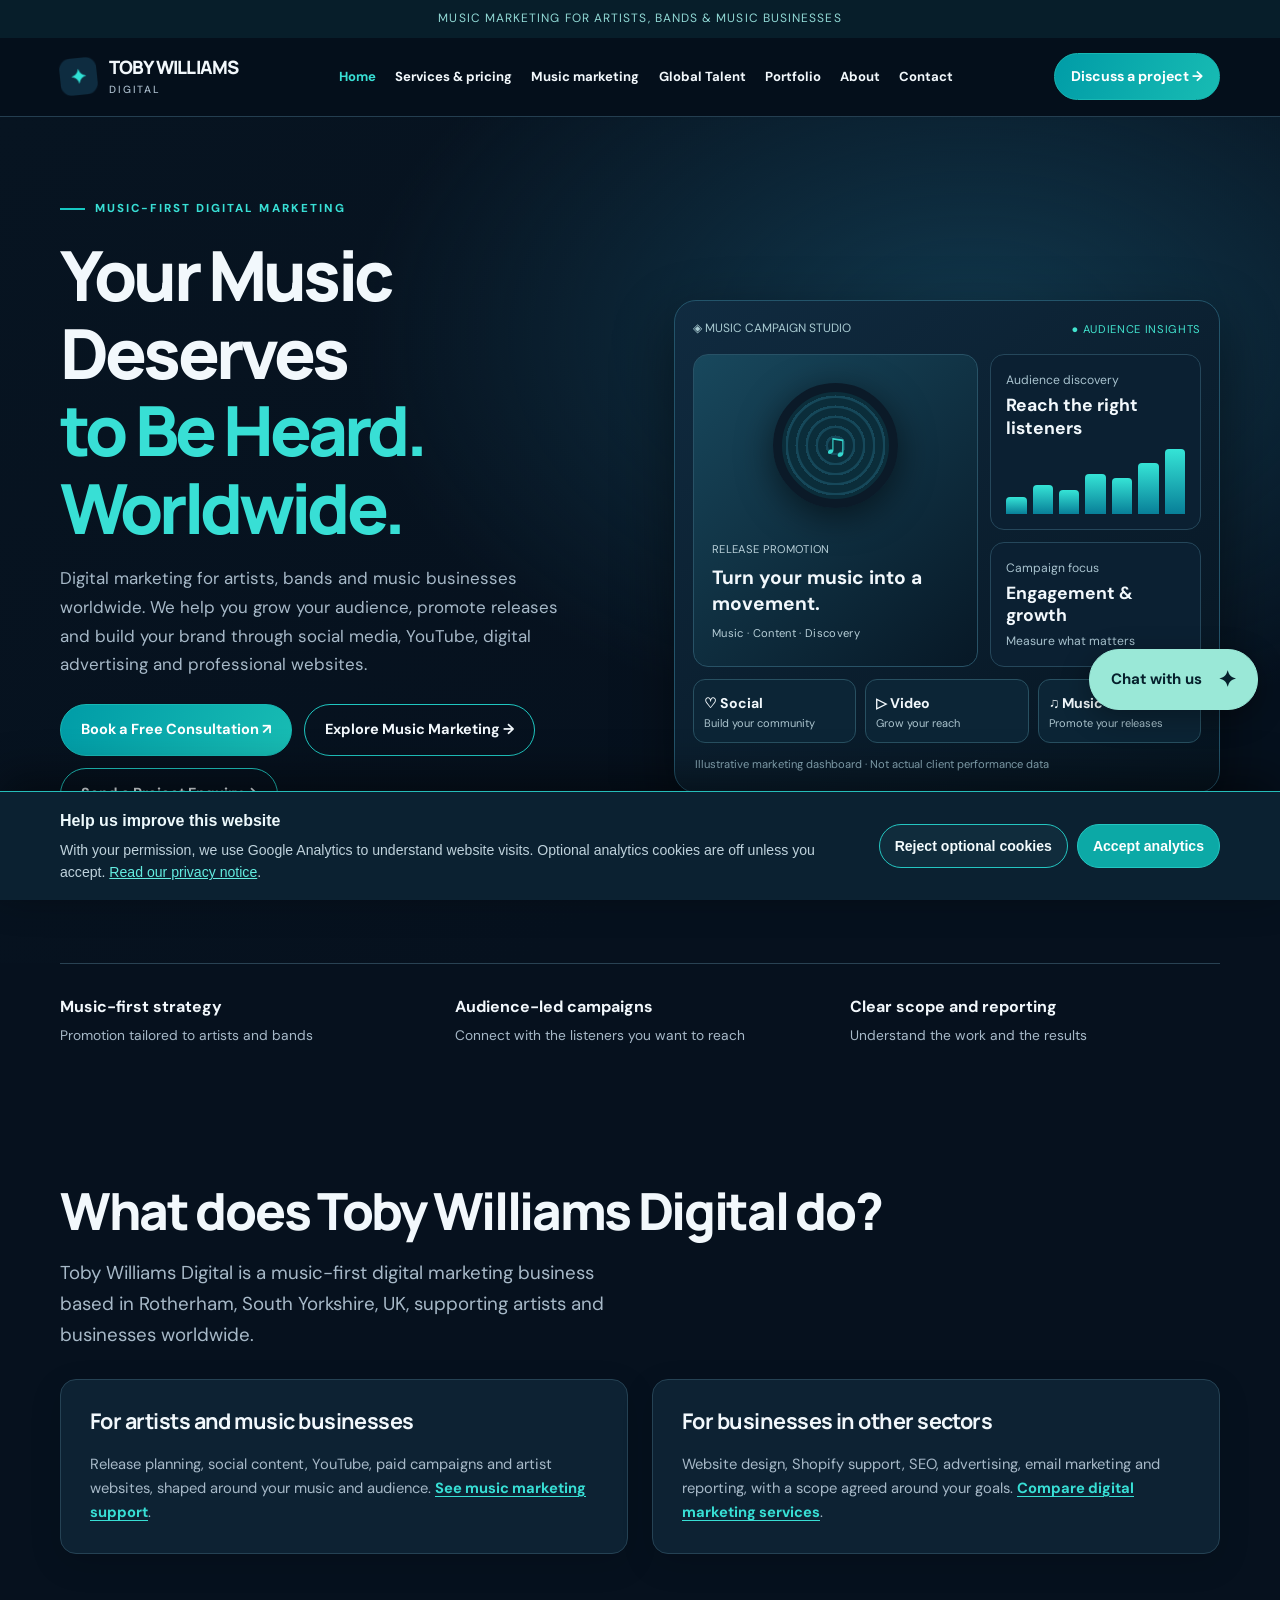
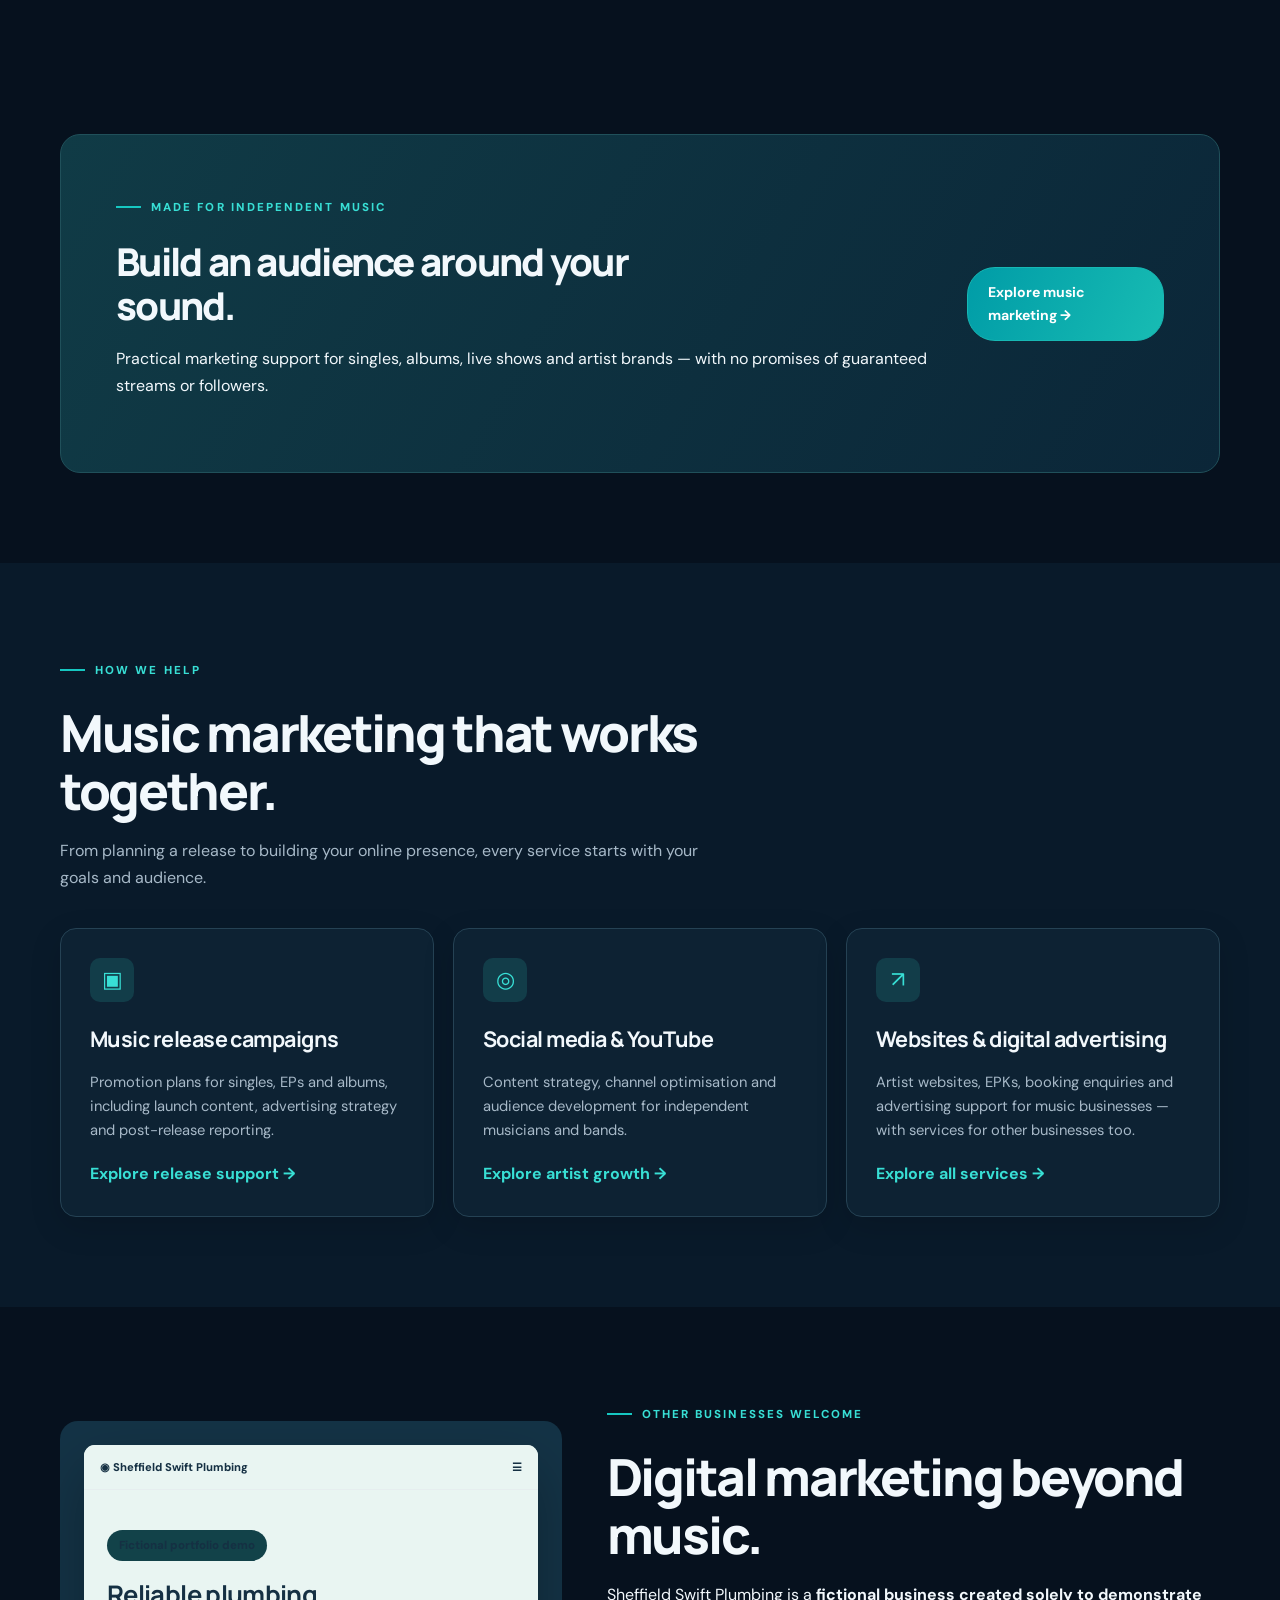
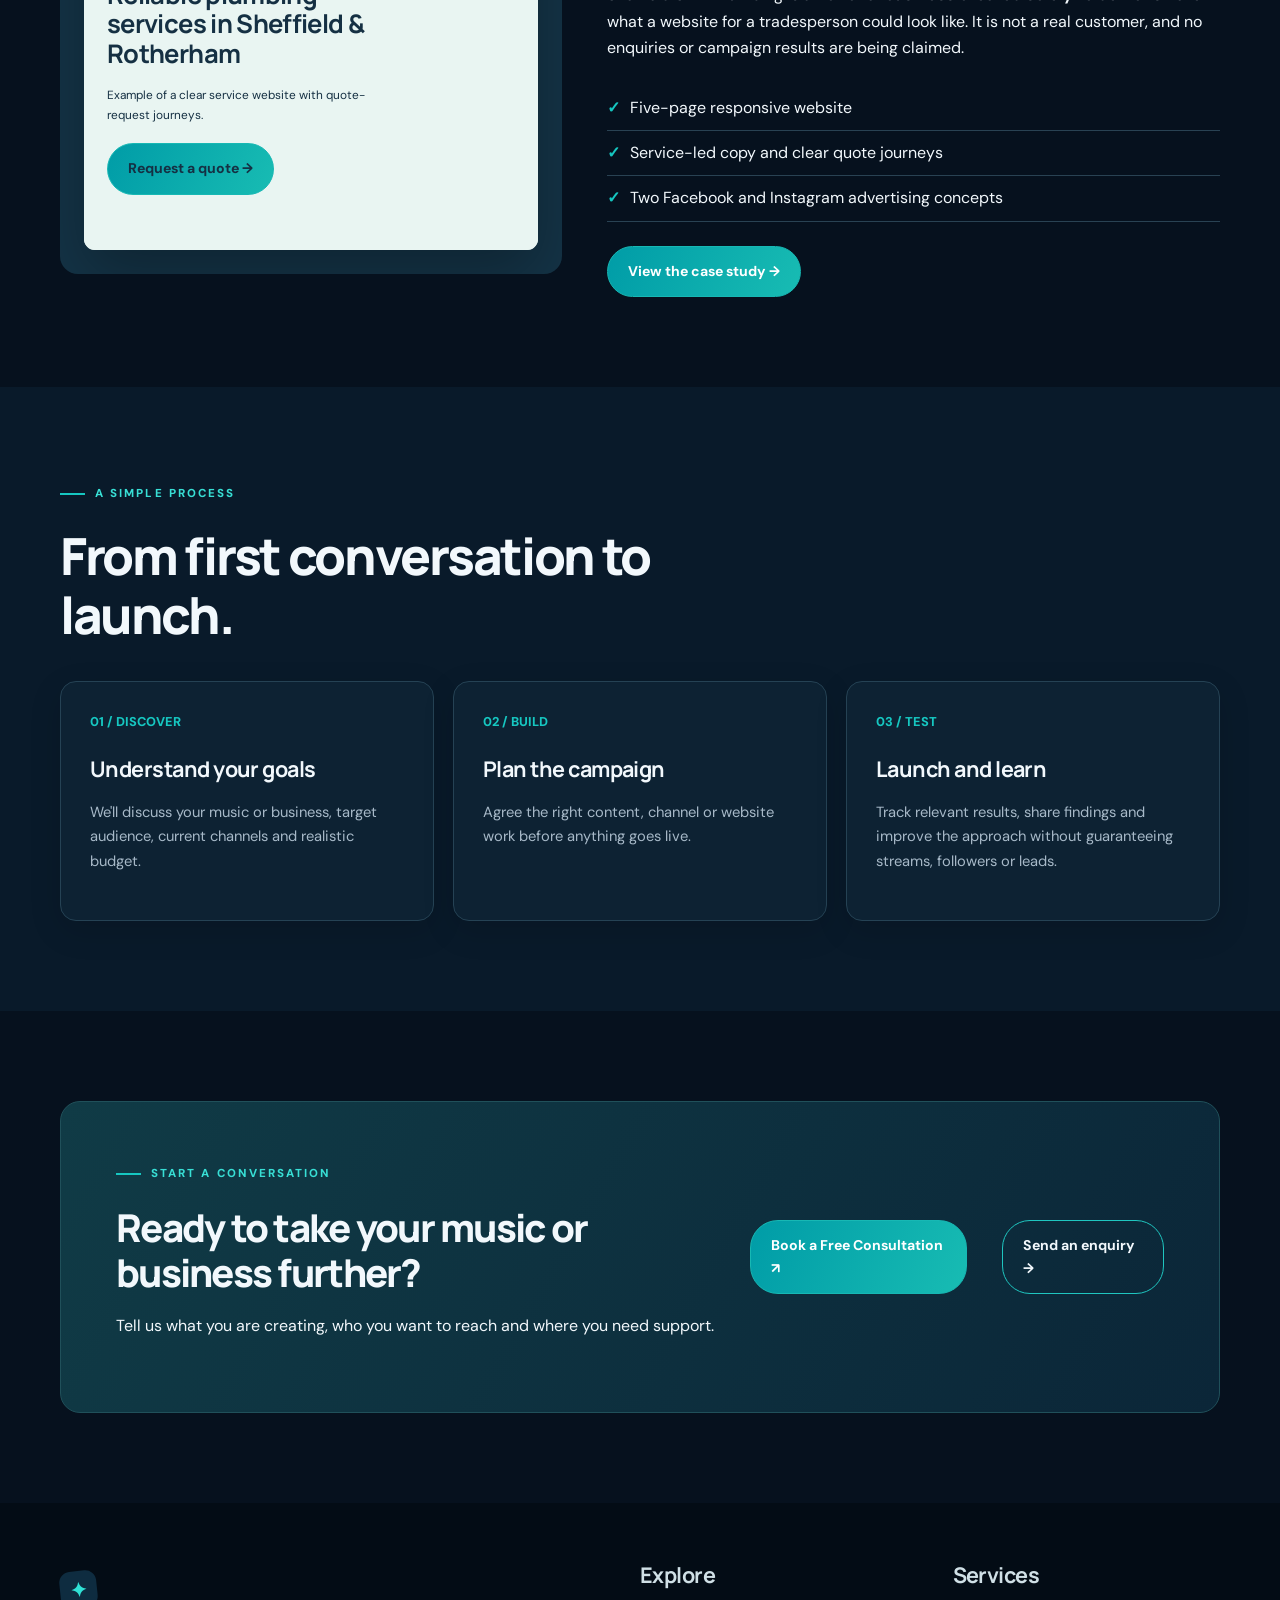
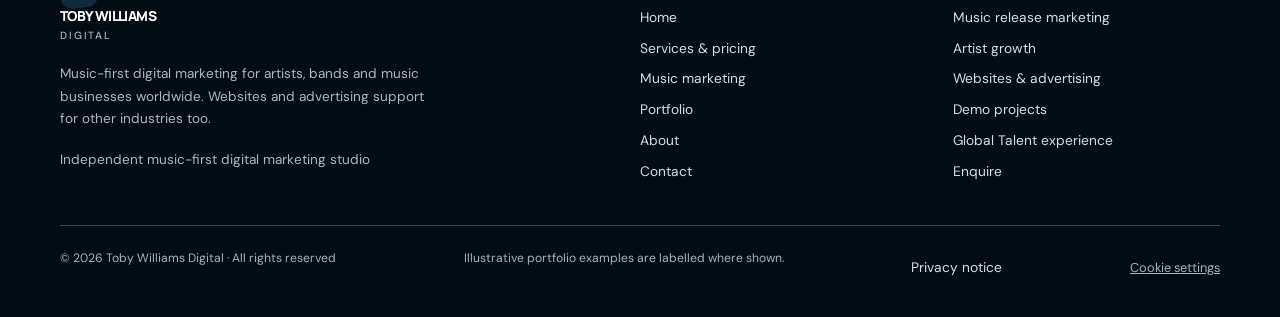
<file: index.html>
<!DOCTYPE html>

<html lang="en-GB"><head><meta charset="utf-8"/><meta content="width=device-width,initial-scale=1" name="viewport"/><meta content="#06111e" name="theme-color"/><title>Music Marketing for Artists &amp; Bands | Toby Williams Digital</title><meta content="Music-first digital marketing for independent artists, bands and music businesses: release campaigns, social media, YouTube, ads and websites. Other businesses welcome." name="description"/><meta content="index,follow" name="robots"/><style>
@import url('https://fonts.googleapis.com/css2?family=DM+Sans:wght@400;500;600;700&family=Manrope:wght@400;500;600;700;800&display=swap');
:root{--ink:#0b2033;--navy:#10283b;--muted:#536577;--teal:#0b8b88;--teal2:#bff2e5;--cream:#f7f7f3;--line:#dce5e6;--white:#fff;--shadow:0 22px 65px rgba(8,33,49,.11)}*{box-sizing:border-box}html{scroll-behavior:smooth}body{margin:0;font:16px/1.65 'DM Sans',Arial,sans-serif;color:var(--ink);background:var(--cream)}h1,h2,h3,h4{font-family:Manrope,Arial,sans-serif;line-height:1.15;letter-spacing:-.045em;margin:0 0 18px}h1{font-size:clamp(2.8rem,6vw,5.6rem);font-weight:800}h2{font-size:clamp(2rem,4vw,3.3rem);font-weight:800}h3{font-size:1.35rem;letter-spacing:-.025em}p{margin:0 0 18px}a{color:inherit}a:focus-visible,button:focus-visible,input:focus-visible,textarea:focus-visible,select:focus-visible{outline:3px solid #08a6a1;outline-offset:3px}.wrap{width:min(1160px,calc(100% - 44px));margin:auto}.topbar{background:#092333;color:#d8f1ee;text-align:center;font-size:.75rem;letter-spacing:.09em;text-transform:uppercase;padding:9px 15px}.header{position:sticky;top:0;z-index:50;background:rgba(247,247,243,.96);backdrop-filter:blur(14px);border-bottom:1px solid var(--line)}.nav{display:flex;justify-content:space-between;align-items:center;min-height:78px;gap:24px}.brand{text-decoration:none;font:800 1.15rem/1.2 Manrope,Arial;letter-spacing:-.045em;display:flex;align-items:center;gap:12px}.brandmark{width:37px;height:37px;background:var(--navy);border-radius:11px;display:grid;place-items:center;color:#9ae8d7;font-size:20px;transform:rotate(-6deg)}.brand small{display:block;font:500 .65rem/1.4 'DM Sans',Arial;letter-spacing:.18em;text-transform:uppercase;color:var(--muted);margin-top:4px}.links{display:flex;align-items:center;gap:29px}.links a{text-decoration:none;font-size:.88rem;font-weight:700}.links a:hover,.links a[aria-current=page]{color:var(--teal)}.btn{display:inline-flex;align-items:center;justify-content:center;gap:10px;background:var(--teal);border:1px solid var(--teal);border-radius:9px;padding:13px 20px;color:#fff;font-weight:700;text-decoration:none;font-size:.88rem;cursor:pointer;transition:transform .2s,background .2s}.btn:hover{transform:translateY(-2px);background:#086d6b}.btn.light{background:#fff;border-color:#fff;color:var(--navy)}.btn.outline{background:transparent;border-color:#b7c9cb;color:var(--ink)}.btn.outline:hover{background:#edf5f3}.navcta{padding:11px 16px}.menu-btn{display:none;background:none;border:0;font-size:1.6rem;color:var(--ink);cursor:pointer}.eyebrow{display:inline-flex;align-items:center;gap:10px;text-transform:uppercase;letter-spacing:.18em;font-weight:800;color:var(--teal);font-size:.72rem;margin-bottom:23px}.eyebrow:before{content:'';display:block;width:25px;height:2px;background:var(--teal)}.hero{padding:98px 0 90px;overflow:hidden}.hero-grid{display:grid;grid-template-columns:1.05fr .95fr;gap:68px;align-items:center}.lead{font-size:1.17rem;color:var(--muted);max-width:560px}.actions{display:flex;gap:12px;flex-wrap:wrap;margin:32px 0}.micro{font-size:.79rem;color:var(--muted)}.hero-art{background:var(--navy);border-radius:22px;padding:26px;min-height:470px;position:relative;box-shadow:var(--shadow);overflow:hidden}.art-top{display:flex;align-items:center;justify-content:space-between;color:#c4e5df;font-size:.72rem;letter-spacing:.1em}.dots{display:flex;gap:6px}.dots i{height:7px;width:7px;border-radius:50%;background:#72a6a7}.art-browser{margin-top:25px;background:#fff;border-radius:13px;overflow:hidden;box-shadow:0 15px 40px rgba(0,0,0,.24);transform:rotate(-3deg)}.art-browser-head{display:flex;align-items:center;justify-content:space-between;padding:15px 20px;border-bottom:1px solid #e3ecee;font-size:.8rem;font-weight:800}.art-browser-body{padding:35px 30px;background:linear-gradient(115deg,#f7faf9 54%,#d3ebe6)}.art-browser-body strong{display:block;font:800 1.8rem/1.2 Manrope;max-width:270px;letter-spacing:-.04em}.art-browser-body p{font-size:.8rem;max-width:240px;margin-top:13px}.art-mini{display:flex;gap:9px;margin-top:23px}.art-mini span{height:30px;background:var(--teal);border-radius:6px;width:105px}.art-mini span+span{background:#e1ece9;width:70px}.art-cards{display:grid;grid-template-columns:repeat(3,1fr);gap:8px;padding:18px}.art-cards span{height:68px;border-radius:6px;background:#e9f2f0}.float-chip{position:absolute;bottom:26px;right:15px;background:#d1fae9;padding:15px 19px;border-radius:10px;box-shadow:0 10px 35px rgba(0,0,0,.2);font-size:.85rem;font-weight:800;transform:rotate(5deg)}.statline{display:grid;grid-template-columns:repeat(3,1fr);gap:25px;border-top:1px solid var(--line);padding:30px 0 45px}.statline div{font-size:.86rem;color:var(--muted)}.statline strong{display:block;color:var(--ink);font-size:1rem;margin-bottom:3px}.section{padding:90px 0}.section.white{background:#fff}.section.dark{background:var(--navy);color:#fff}.section.dark p{color:#c8d7df}.section-intro{max-width:670px;margin-bottom:37px}.section-intro p{color:var(--muted)}.grid3{display:grid;grid-template-columns:repeat(3,1fr);gap:19px}.card{background:#fff;border:1px solid var(--line);border-radius:16px;padding:29px;box-shadow:0 5px 20px rgba(6,35,54,.025)}.card .num{color:var(--teal);font-weight:800;font-size:.8rem;margin-bottom:25px}.card p{color:var(--muted);font-size:.92rem}.card a{color:var(--teal);font-weight:700;text-decoration:none}.service-icon{width:44px;height:44px;background:#e4f5f0;border-radius:10px;display:grid;place-items:center;color:#007d7a;font-size:1.4rem;margin-bottom:25px}.case{display:grid;grid-template-columns:.9fr 1.1fr;gap:45px;align-items:center}.case-visual{background:#d8eae5;border-radius:18px;padding:24px;overflow:hidden}.case-site{background:#fff;border-radius:11px;box-shadow:var(--shadow);overflow:hidden}.case-head{padding:13px 16px;display:flex;justify-content:space-between;border-bottom:1px solid #e6eeef;font-size:.7rem;font-weight:800}.case-body{background:linear-gradient(110deg,#fff 55%,#bfe1d9);padding:40px 23px 55px}.case-body h3{font-size:1.6rem;max-width:280px}.case-body p{font-size:.74rem;max-width:280px}.tag{display:inline-flex;border-radius:30px;background:#e6f5f0;color:#096b66;font-size:.72rem;font-weight:800;padding:6px 12px;margin-bottom:19px}.list-check{list-style:none;padding:0;margin:24px 0}.list-check li{padding:9px 0;border-bottom:1px solid #e3e9e8}.list-check li:before{content:'✓';color:var(--teal);font-weight:900;margin-right:10px}.pricing{display:grid;grid-template-columns:repeat(2,1fr);gap:20px}.price-card{padding:35px;border:1px solid var(--line);background:#fff;border-radius:17px}.price-card.featured{border:2px solid var(--teal);box-shadow:var(--shadow)}.price{font:800 2.5rem Manrope;letter-spacing:-.06em}.price small{font:500 .8rem 'DM Sans';letter-spacing:0;color:var(--muted)}.price-card ul{padding-left:20px;color:var(--muted);font-size:.9rem}.price-card li{margin:10px 0}.small-note{font-size:.8rem;color:var(--muted)}.ad-image{width:100%;height:auto;display:block;border:1px solid var(--line);border-radius:16px}.callout{border-radius:20px;padding:55px;background:#d8f4ea;display:flex;align-items:center;justify-content:space-between;gap:35px}.callout h2{font-size:clamp(1.9rem,3vw,2.8rem);max-width:630px}.pagehead{padding:80px 0 48px}.pagehead h1{font-size:clamp(2.7rem,5vw,4.5rem);max-width:850px}.pagehead p{max-width:700px;color:var(--muted);font-size:1.12rem}.two-col{display:grid;grid-template-columns:1fr 1fr;gap:40px}.step{padding:24px 0;border-top:1px solid var(--line)}.step strong{color:var(--teal);font-size:.8rem}.contact-box{background:#fff;padding:32px;border:1px solid var(--line);border-radius:16px}.field{margin-bottom:17px}.field label{display:block;font-size:.86rem;font-weight:800;margin-bottom:7px}.field input,.field select,.field textarea{width:100%;padding:13px 14px;border:1px solid #bac9cd;border-radius:8px;background:#fff;font:inherit;font-size:.92rem;color:var(--ink)}.field textarea{min-height:135px;resize:vertical}.notice{background:#e9f6f3;border-left:3px solid var(--teal);padding:13px 17px;font-size:.82rem;margin:20px 0}.success{display:none;margin-top:15px;padding:17px;background:#d7f5e8;border-radius:9px}.success.show{display:block}.footer{background:#081d2c;color:#d0e0e6;padding:60px 0 30px}.footer-grid{display:grid;grid-template-columns:2fr 1fr 1fr;gap:45px}.footer a{color:#d0e0e6;text-decoration:none;display:block;margin:8px 0;font-size:.86rem}.footer .brand{color:#fff}.footer p{font-size:.85rem;color:#a5bbc4}.foot-bottom{border-top:1px solid #2c4655;margin-top:35px;padding-top:22px;font-size:.76rem;color:#9fb5be;display:flex;justify-content:space-between;gap:20px}.spacer{height:30px}.skip{position:absolute;left:-9999px;top:0}.skip:focus{left:10px;top:10px;background:#fff;padding:12px;z-index:100}.project-link{word-break:break-word}.placeholder{background:#fff5d8;border:1px solid #e8d49b;border-radius:9px;padding:13px;font-size:.85rem;color:#6d520f}.highlight{color:var(--teal)}
@media(max-width:900px){.hero-grid,.case,.two-col{grid-template-columns:1fr}.hero-art{min-height:400px;max-width:600px}.grid3{grid-template-columns:1fr 1fr}.links{gap:13px}.links a{font-size:.79rem}.navcta{display:none}.footer-grid{grid-template-columns:1fr 1fr}.footer-grid>div:first-child{grid-column:span 2}}
@media(max-width:650px){.wrap{width:min(100% - 34px,1160px)}.nav{min-height:68px}.menu-btn{display:block}.links{display:none;position:absolute;top:100%;left:0;right:0;background:var(--cream);border-bottom:1px solid var(--line);padding:22px;flex-direction:column;align-items:stretch;gap:18px;box-shadow:var(--shadow)}.links.open{display:flex}.links a{font-size:1rem}.hero{padding:55px 0}.hero-grid{gap:20px}.hero-art{min-height:340px;padding:16px}.art-browser-body{padding:23px}.art-browser-body strong{font-size:1.4rem}.statline{grid-template-columns:1fr;gap:15px}.statline div{border-bottom:1px solid var(--line);padding-bottom:12px}.section{padding:62px 0}.grid3,.pricing,.two-col{grid-template-columns:1fr}.callout{padding:29px;display:block}.callout .btn{margin-top:10px}.pagehead{padding:55px 0 30px}.footer-grid{grid-template-columns:1fr;gap:25px}.footer-grid>div:first-child{grid-column:auto}.foot-bottom{display:block}.contact-box{padding:22px}.case{gap:22px}}
@media(prefers-reduced-motion:reduce){html{scroll-behavior:auto}*,*:before,*:after{transition:none!important}}


/* V2: tighter, more confident mobile presentation */
.hero{padding:76px 0 68px}.hero-grid{gap:42px;grid-template-columns:1.03fr .97fr}
.hero h1{font-size:clamp(2.65rem,5.4vw,4.9rem);line-height:1.12;letter-spacing:-.055em;max-width:680px}
.hero .lead{font-size:1.06rem;line-height:1.7;max-width:510px}
.hero .actions{margin:25px 0 20px}.hero .btn{font-size:.91rem}
.hero-art{min-height:400px}.hero .eyebrow{margin-bottom:18px}
.hero-proof{display:flex;flex-wrap:wrap;gap:8px 18px;align-items:center;margin:19px 0 0;padding:0;list-style:none;color:var(--muted);font-size:.8rem}
.hero-proof li:before{content:'✓';color:var(--teal);font-weight:900;margin-right:7px}
.feature-link{display:inline-flex;align-items:center;gap:8px;font-weight:800;color:var(--teal);text-decoration:none;font-size:.86rem;margin-top:12px}
.hero-art .float-chip{font-size:.76rem}.art-browser-body strong{font-size:1.65rem}
@media(max-width:900px){.hero-grid{grid-template-columns:1fr}.hero-art{max-width:650px}}
@media(max-width:650px){
 .hero{padding:39px 0 47px}.hero-grid{gap:28px}.hero h1{font-size:clamp(2.45rem,10.7vw,3.65rem);line-height:1.13;letter-spacing:-.052em;margin-bottom:17px}
 .hero .eyebrow{font-size:.67rem;letter-spacing:.12em;margin-bottom:15px}
 .hero .lead{font-size:1rem;line-height:1.62}.hero .actions{display:grid;grid-template-columns:1fr;gap:10px;margin:22px 0 15px}
 .hero .btn{width:100%;padding:13px 15px}.hero-art{min-height:300px;padding:17px}.art-browser{margin-top:15px}
 .hero-proof{gap:5px 15px;font-size:.74rem;margin-top:10px}.hero .micro{margin:0}
 .statline{padding-top:18px}.section{padding:55px 0}.art-browser-body{padding:20px}.art-browser-body strong{font-size:1.3rem}
}
</style><link rel="canonical" href="https://tobywilliamsdigital.co.uk/"/><link rel="stylesheet" href="analytics-consent.css"/><link rel="stylesheet" href="bold-dark-preview.css"/><script type="application/ld+json">{"@context":"https://schema.org","@type":"Organization","@id":"https://tobywilliamsdigital.co.uk/#organization","name":"Toby Williams Digital","url":"https://tobywilliamsdigital.co.uk/","description":"UK-based, music-first digital marketing business supporting independent artists, bands, music businesses and other sectors worldwide.","email":"tobywilliamsdigital@gmail.com","founder":{"@type":"Person","@id":"https://tobywilliamsdigital.co.uk/#toby-williams","name":"Toby Williams","url":"https://tobywilliamsdigital.co.uk/about.html"},"areaServed":"Worldwide","knowsAbout":["Music marketing","Digital advertising","Social media marketing","Website design","Search engine optimisation"]}</script><link rel="stylesheet" href="chatbot.css"/><meta property="og:type" content="website"/><meta property="og:site_name" content="Toby Williams Digital"/><meta property="og:title" content="Music marketing and digital services | Toby Williams Digital"/><meta property="og:description" content="Music-first digital marketing for independent artists, bands and music businesses: release campaigns, social media, YouTube, ads and websites. Other businesses welcome."/><meta property="og:url" content="https://tobywilliamsdigital.co.uk/"/><meta property="og:locale" content="en_GB"/><meta name="twitter:card" content="summary"/><script type="application/ld+json">{"@context":"https://schema.org","@graph":[{"@type":"WebSite","@id":"https://tobywilliamsdigital.co.uk/#website","url":"https://tobywilliamsdigital.co.uk/","name":"Music marketing and digital services | Toby Williams Digital","description":"Music-first digital marketing for independent artists, bands and music businesses: release campaigns, social media, YouTube, ads and websites. Other businesses welcome.","inLanguage":"en-GB","publisher":{"@id":"https://tobywilliamsdigital.co.uk/#organization"}}]}</script></head><body><a class="skip" href="#main">Skip to content</a><div class="topbar">Music marketing for artists, bands &amp; music businesses</div><header class="header"><nav aria-label="Main navigation" class="nav wrap"><a class="brand" href="index.html"><span aria-hidden="true" class="brandmark">✦</span><span>TOBY WILLIAMS<small>Digital</small></span></a><button aria-controls="navlinks" aria-expanded="false" aria-label="Toggle navigation" class="menu-btn" type="button">☰</button><div class="links" id="navlinks"><a aria-current="page" href="index.html">Home</a><a href="services.html">Services &amp; pricing</a><a href="music-marketing.html">Music marketing</a><a href="global-talent-experience.html">Global Talent</a><a href="portfolio.html">Portfolio</a><a href="about.html">About</a><a href="contact.html">Contact</a></div><a class="btn navcta" href="contact.html">Discuss a project →</a></nav></header><main id="main"><section class="hero"><div class="wrap hero-grid"><div><span class="eyebrow">Music-first digital marketing</span><h1>Your Music Deserves<br/><span class="highlight">to Be Heard. Worldwide.</span></h1><p class="lead">Digital marketing for artists, bands and music businesses worldwide. We help you grow your audience, promote releases and build your brand through social media, YouTube, digital advertising and professional websites.</p><div class="actions"><a class="btn" href="https://calendly.com/hello-tobywilliamsdigital/free-digital-marketing-consultation" target="_blank" rel="noopener noreferrer" aria-label="Book a free 20-minute digital marketing consultation (opens in a new tab)">Book a Free Consultation ↗</a><a class="btn outline" href="music-marketing.html">Explore Music Marketing →</a><a class="btn outline" href="contact.html">Send a Project Enquiry →</a></div><p class="micro">UK-based · Working with artists and businesses worldwide</p><ul class="hero-proof"><li>Music release promotion</li><li>Audience growth strategy</li><li>Campaigns &amp; websites</li></ul></div><div><div class="hero-visual" role="img" aria-label="Illustrative music marketing dashboard showing release promotion, audience engagement and growing chart bars"><div class="visual-header"><span>◈ MUSIC CAMPAIGN STUDIO</span><span class="visual-status">● AUDIENCE INSIGHTS</span></div><div class="visual-content"><div class="release-tile"><div class="release-disc" aria-hidden="true">♫</div><div><small>RELEASE PROMOTION</small><strong>Turn your music into a movement.</strong><small>Music · Content · Discovery</small></div></div><div class="visual-stack"><div class="metric-tile"><span>Audience discovery</span><strong>Reach the right listeners</strong><div class="metric-bars" aria-hidden="true"><i style="--h:26%"></i><i style="--h:44%"></i><i style="--h:36%"></i><i style="--h:61%"></i><i style="--h:54%"></i><i style="--h:78%"></i><i style="--h:100%"></i></div></div><div class="metric-tile"><span>Campaign focus</span><strong>Engagement &amp; growth</strong><span>Measure what matters</span></div></div></div><div class="social-strip"><div class="social-tile"><strong>♡ Social</strong><span>Build your community</span></div><div class="social-tile"><strong>▷ Video</strong><span>Grow your reach</span></div><div class="social-tile"><strong>♫ Music</strong><span>Promote your releases</span></div></div><p class="visual-disclaimer">Illustrative marketing dashboard · Not actual client performance data</p></div></div></div></section><div class="wrap statline"><div><strong>Music-first strategy</strong>Promotion tailored to artists and bands</div><div><strong>Audience-led campaigns</strong>Connect with the listeners you want to reach</div><div><strong>Clear scope and reporting</strong>Understand the work and the results</div></div><section class="section" id="what-we-do"><div class="wrap"><h2>What does Toby Williams Digital do?</h2><p class="lead">Toby Williams Digital is a music-first digital marketing business based in Rotherham, South Yorkshire, UK, supporting artists and businesses worldwide.</p><div class="answer-grid"><article class="card"><h3>For artists and music businesses</h3><p>Release planning, social content, YouTube, paid campaigns and artist websites, shaped around your music and audience. <a href="music-marketing.html">See music marketing support</a>.</p></article><article class="card"><h3>For businesses in other sectors</h3><p>Website design, Shopify support, SEO, advertising, email marketing and reporting, with a scope agreed around your goals. <a href="services.html#digital-marketing-support">Compare digital marketing services</a>.</p></article></div></div></section><section class="section"><div class="wrap"><div class="callout"><div><span class="eyebrow">Made for independent music</span><h2>Build an audience around your sound.</h2><p>Practical marketing support for singles, albums, live shows and artist brands — with no promises of guaranteed streams or followers.</p></div><a class="btn" href="music-marketing.html">Explore music marketing →</a></div></div></section><section class="section white"><div class="wrap"><div class="section-intro"><span class="eyebrow">How we help</span><h2>Music marketing that works together.</h2><p>From planning a release to building your online presence, every service starts with your goals and audience.</p></div><div class="grid3"><article class="card"><div class="service-icon">▣</div><h3>Music release campaigns</h3><p>Promotion plans for singles, EPs and albums, including launch content, advertising strategy and post-release reporting.</p><a href="music-marketing.html">Explore release support →</a></article><article class="card"><div class="service-icon">◎</div><h3>Social media &amp; YouTube</h3><p>Content strategy, channel optimisation and audience development for independent musicians and bands.</p><a href="music-marketing.html">Explore artist growth →</a></article><article class="card"><div class="service-icon">↗</div><h3>Websites &amp; digital advertising</h3><p>Artist websites, EPKs, booking enquiries and advertising support for music businesses — with services for other businesses too.</p><a href="services.html">Explore all services →</a></article></div></div></section><section class="section"><div class="wrap"><div class="case"><div class="case-visual"><div class="case-site"><div class="case-head"><span>◉ Sheffield Swift Plumbing</span><span>☰</span></div><div class="case-body"><span class="tag">Fictional portfolio demo</span><h3>Reliable plumbing services in Sheffield &amp; Rotherham</h3><p>Example of a clear service website with quote-request journeys.</p><span class="btn" style="pointer-events:none">Request a quote →</span></div></div></div><div><span class="eyebrow">Other businesses welcome</span><h2>Digital marketing beyond music.</h2><p>Sheffield Swift Plumbing is a <strong>fictional business created solely to demonstrate</strong> what a website for a tradesperson could look like. It is not a real customer, and no enquiries or campaign results are being claimed.</p><ul class="list-check"><li>Five-page responsive website</li><li>Service-led copy and clear quote journeys</li><li>Two Facebook and Instagram advertising concepts</li></ul><a class="btn" href="portfolio.html">View the case study →</a></div></div></div></section><section class="section white"><div class="wrap"><div class="section-intro"><span class="eyebrow">A simple process</span><h2>From first conversation to launch.</h2></div><div class="grid3"><div class="card"><div class="num">01 / DISCOVER</div><h3>Understand your goals</h3><p>We'll discuss your music or business, target audience, current channels and realistic budget.</p></div><div class="card"><div class="num">02 / BUILD</div><h3>Plan the campaign</h3><p>Agree the right content, channel or website work before anything goes live.</p></div><div class="card"><div class="num">03 / TEST</div><h3>Launch and learn</h3><p>Track relevant results, share findings and improve the approach without guaranteeing streams, followers or leads.</p></div></div></div></section><section class="section"><div class="wrap"><div class="callout"><div><span class="eyebrow">Start a conversation</span><h2>Ready to take your music or business further?</h2><p>Tell us what you are creating, who you want to reach and where you need support.</p></div><a class="btn" href="https://calendly.com/hello-tobywilliamsdigital/free-digital-marketing-consultation" target="_blank" rel="noopener noreferrer" aria-label="Book a free 20-minute digital marketing consultation (opens in a new tab)">Book a Free Consultation ↗</a> <a class="btn outline" href="contact.html">Send an enquiry →</a></div></div></section></main><footer class="footer"><div class="wrap"><div class="footer-grid"><div><a class="brand" href="index.html"><span aria-hidden="true" class="brandmark">✦</span><span>TOBY WILLIAMS<small>Digital</small></span></a><p style="margin-top:20px;max-width:370px">Music-first digital marketing for artists, bands and music businesses worldwide. Websites and advertising support for other industries too.</p><p>Independent music-first digital marketing studio</p></div><div><h3>Explore</h3><a href="index.html">Home</a><a href="services.html">Services &amp; pricing</a><a href="music-marketing.html">Music marketing</a><a href="portfolio.html">Portfolio</a><a href="about.html">About</a><a href="contact.html">Contact</a></div><div><h3>Services</h3><a href="music-marketing.html">Music release marketing</a><a href="music-marketing.html">Artist growth</a><a href="services.html">Websites &amp; advertising</a><a href="portfolio.html">Demo projects</a><a href="global-talent-experience.html">Global Talent experience</a><a href="contact.html">Enquire</a></div></div><div class="foot-bottom"><span>© 2026 Toby Williams Digital · All rights reserved</span><span>Illustrative portfolio examples are labelled where shown.</span><a href="privacy.html">Privacy notice</a></div></div></footer><script>
const menu=document.querySelector('.menu-btn');const links=document.querySelector('.links');if(menu&&links){menu.addEventListener('click',()=>{const open=links.classList.toggle('open');menu.setAttribute('aria-expanded',String(open));menu.textContent=open?'×':'☰';});document.addEventListener('keydown',e=>{if(e.key==='Escape'){links.classList.remove('open');menu.setAttribute('aria-expanded','false');menu.textContent='☰';}})}const form=document.getElementById('enquiry-form');if(form){form.addEventListener('submit',e=>{e.preventDefault();if(!form.reportValidity())return;const d=new FormData(form);const lines=['Website enquiry (copy-only demonstration)','Name: '+d.get('name'),'Email: '+d.get('email'),'Business: '+d.get('business'),'Service: '+d.get('service'),'Message: '+d.get('message')];const out=document.getElementById('enquiry-result');out.classList.add('show');out.innerHTML='';const p=document.createElement('p');p.textContent='This portfolio is not connected to an inbox. Your enquiry has not been sent or stored. Copy the details below for your records; the site owner must configure an email address before using this form with real prospects.';out.appendChild(p);const area=document.createElement('textarea');area.readOnly=true;area.style.width='100%';area.style.minHeight='170px';area.value=lines.join('\n');out.appendChild(area);const btn=document.createElement('button');btn.className='btn';btn.type='button';btn.textContent='Copy enquiry';btn.addEventListener('click',async()=>{try{await navigator.clipboard.writeText(area.value);btn.textContent='Copied';}catch(e){area.select();btn.textContent='Select and copy the text';}});out.appendChild(btn);out.scrollIntoView({behavior:'smooth',block:'nearest'});});}
</script><script src="analytics-consent.js" defer></script><script src="chatbot.js" defer></script></body></html>
</file>
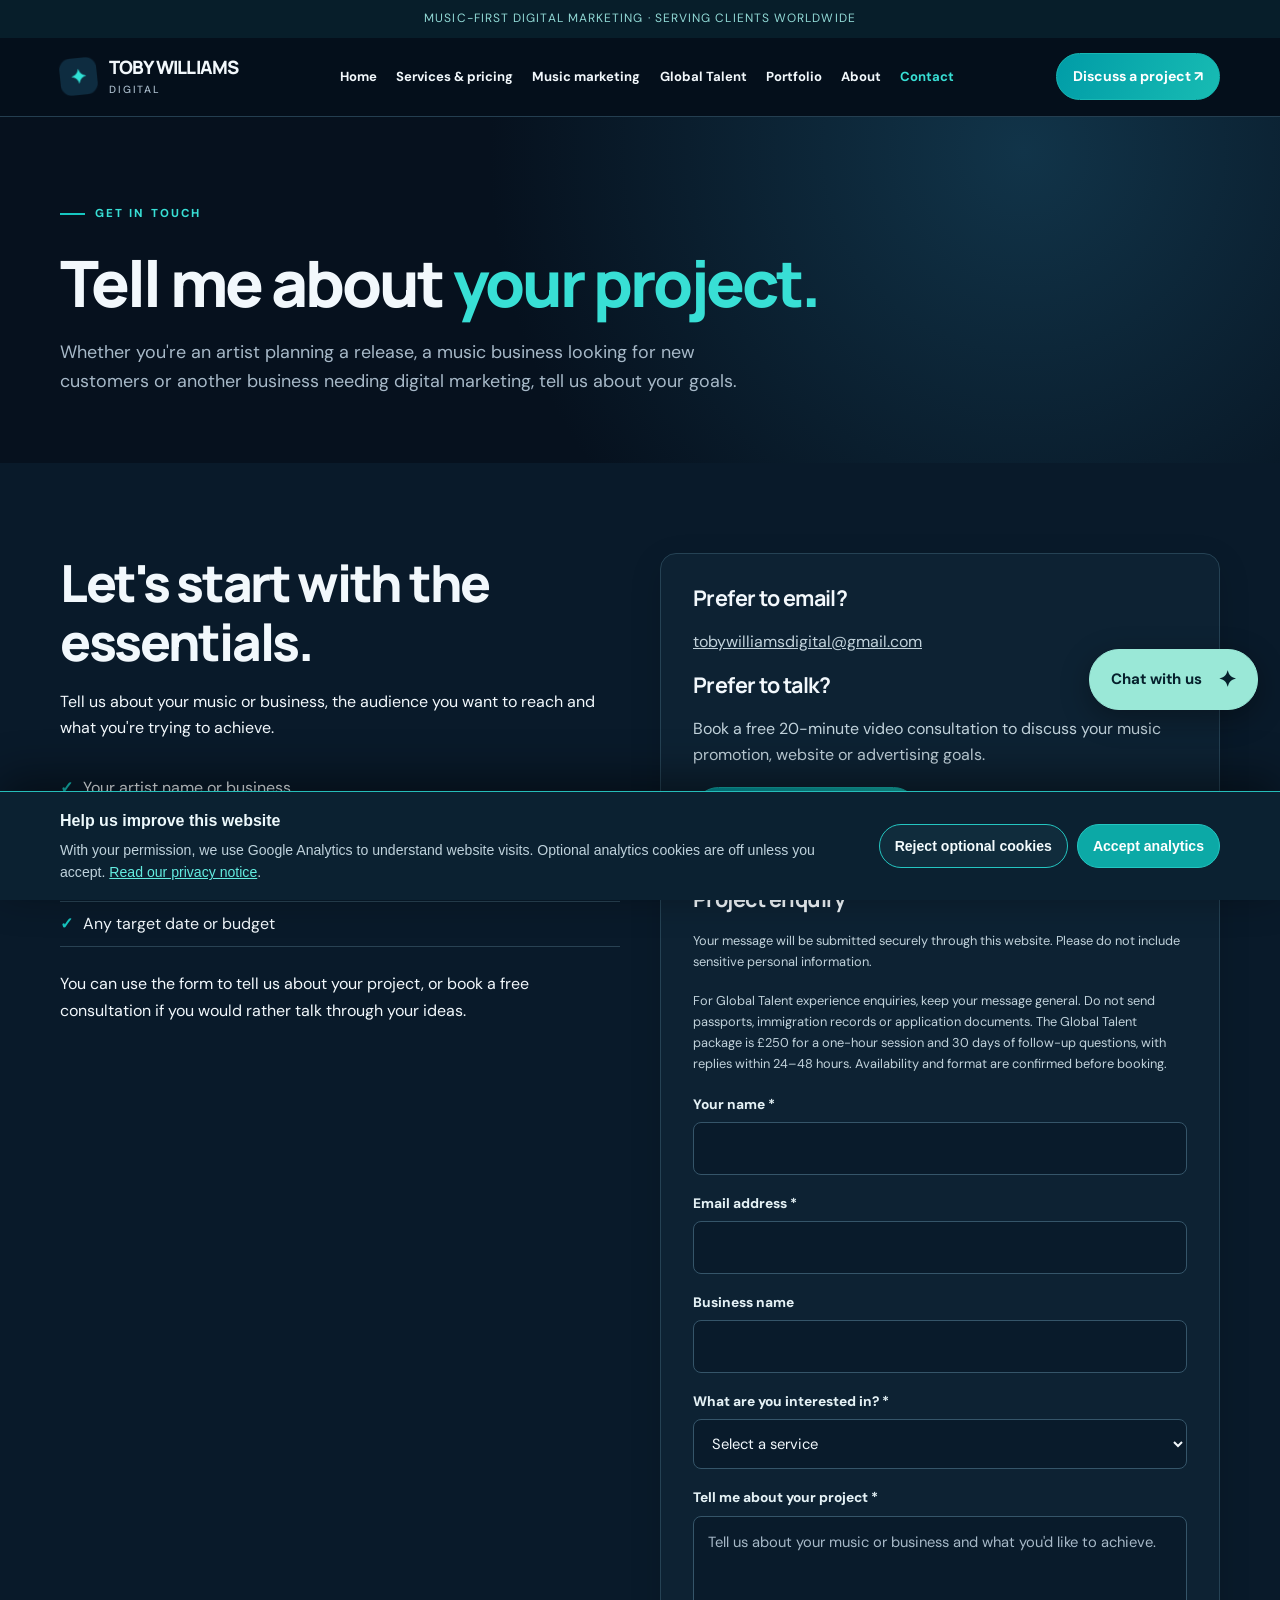
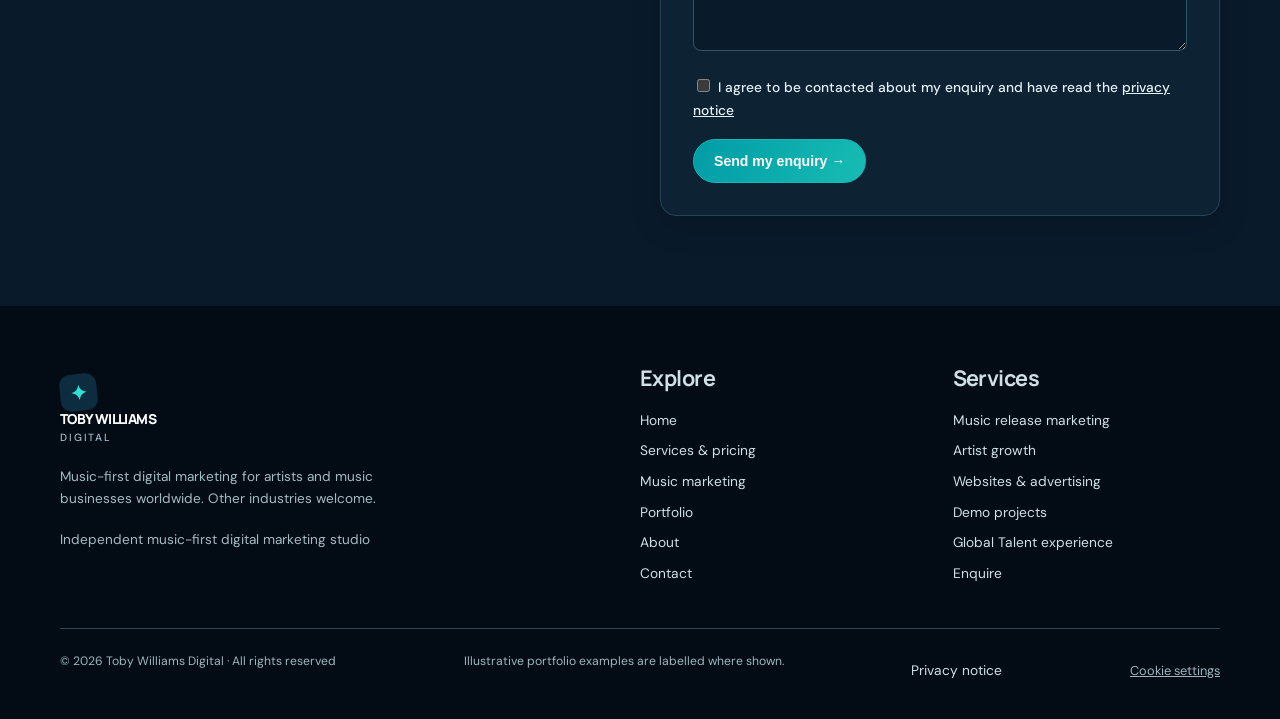
<file: contact.html>
<!DOCTYPE html>

<html lang="en-GB"><head><meta charset="utf-8"/><meta content="width=device-width,initial-scale=1" name="viewport"/><meta content="#06111e" name="theme-color"/><title>Contact for Music Marketing &amp; Digital Services | Toby Williams Digital</title><meta content="Enquire about music release campaigns, social media, YouTube, artist websites or digital marketing for businesses worldwide." name="description"/><meta content="index,follow" name="robots"/><style>
@import url('https://fonts.googleapis.com/css2?family=DM+Sans:wght@400;500;600;700&family=Manrope:wght@400;500;600;700;800&display=swap');
:root{--ink:#0b2033;--navy:#10283b;--muted:#536577;--teal:#0b8b88;--teal2:#bff2e5;--cream:#f7f7f3;--line:#dce5e6;--white:#fff;--shadow:0 22px 65px rgba(8,33,49,.11)}*{box-sizing:border-box}html{scroll-behavior:smooth}body{margin:0;font:16px/1.65 'DM Sans',Arial,sans-serif;color:var(--ink);background:var(--cream)}h1,h2,h3,h4{font-family:Manrope,Arial,sans-serif;line-height:1.15;letter-spacing:-.045em;margin:0 0 18px}h1{font-size:clamp(2.8rem,6vw,5.6rem);font-weight:800}h2{font-size:clamp(2rem,4vw,3.3rem);font-weight:800}h3{font-size:1.35rem;letter-spacing:-.025em}p{margin:0 0 18px}a{color:inherit}a:focus-visible,button:focus-visible,input:focus-visible,textarea:focus-visible,select:focus-visible{outline:3px solid #08a6a1;outline-offset:3px}.wrap{width:min(1160px,calc(100% - 44px));margin:auto}.topbar{background:#092333;color:#d8f1ee;text-align:center;font-size:.75rem;letter-spacing:.09em;text-transform:uppercase;padding:9px 15px}.header{position:sticky;top:0;z-index:50;background:rgba(247,247,243,.96);backdrop-filter:blur(14px);border-bottom:1px solid var(--line)}.nav{display:flex;justify-content:space-between;align-items:center;min-height:78px;gap:24px}.brand{text-decoration:none;font:800 1.15rem/1.2 Manrope,Arial;letter-spacing:-.045em;display:flex;align-items:center;gap:12px}.brandmark{width:37px;height:37px;background:var(--navy);border-radius:11px;display:grid;place-items:center;color:#9ae8d7;font-size:20px;transform:rotate(-6deg)}.brand small{display:block;font:500 .65rem/1.4 'DM Sans',Arial;letter-spacing:.18em;text-transform:uppercase;color:var(--muted);margin-top:4px}.links{display:flex;align-items:center;gap:29px}.links a{text-decoration:none;font-size:.88rem;font-weight:700}.links a:hover,.links a[aria-current=page]{color:var(--teal)}.btn{display:inline-flex;align-items:center;justify-content:center;gap:10px;background:var(--teal);border:1px solid var(--teal);border-radius:9px;padding:13px 20px;color:#fff;font-weight:700;text-decoration:none;font-size:.88rem;cursor:pointer;transition:transform .2s,background .2s}.btn:hover{transform:translateY(-2px);background:#086d6b}.btn.light{background:#fff;border-color:#fff;color:var(--navy)}.btn.outline{background:transparent;border-color:#b7c9cb;color:var(--ink)}.btn.outline:hover{background:#edf5f3}.navcta{padding:11px 16px}.menu-btn{display:none;background:none;border:0;font-size:1.6rem;color:var(--ink);cursor:pointer}.eyebrow{display:inline-flex;align-items:center;gap:10px;text-transform:uppercase;letter-spacing:.18em;font-weight:800;color:var(--teal);font-size:.72rem;margin-bottom:23px}.eyebrow:before{content:'';display:block;width:25px;height:2px;background:var(--teal)}.hero{padding:98px 0 90px;overflow:hidden}.hero-grid{display:grid;grid-template-columns:1.05fr .95fr;gap:68px;align-items:center}.lead{font-size:1.17rem;color:var(--muted);max-width:560px}.actions{display:flex;gap:12px;flex-wrap:wrap;margin:32px 0}.micro{font-size:.79rem;color:var(--muted)}.hero-art{background:var(--navy);border-radius:22px;padding:26px;min-height:470px;position:relative;box-shadow:var(--shadow);overflow:hidden}.art-top{display:flex;align-items:center;justify-content:space-between;color:#c4e5df;font-size:.72rem;letter-spacing:.1em}.dots{display:flex;gap:6px}.dots i{height:7px;width:7px;border-radius:50%;background:#72a6a7}.art-browser{margin-top:25px;background:#fff;border-radius:13px;overflow:hidden;box-shadow:0 15px 40px rgba(0,0,0,.24);transform:rotate(-3deg)}.art-browser-head{display:flex;align-items:center;justify-content:space-between;padding:15px 20px;border-bottom:1px solid #e3ecee;font-size:.8rem;font-weight:800}.art-browser-body{padding:35px 30px;background:linear-gradient(115deg,#f7faf9 54%,#d3ebe6)}.art-browser-body strong{display:block;font:800 1.8rem/1.2 Manrope;max-width:270px;letter-spacing:-.04em}.art-browser-body p{font-size:.8rem;max-width:240px;margin-top:13px}.art-mini{display:flex;gap:9px;margin-top:23px}.art-mini span{height:30px;background:var(--teal);border-radius:6px;width:105px}.art-mini span+span{background:#e1ece9;width:70px}.art-cards{display:grid;grid-template-columns:repeat(3,1fr);gap:8px;padding:18px}.art-cards span{height:68px;border-radius:6px;background:#e9f2f0}.float-chip{position:absolute;bottom:26px;right:15px;background:#d1fae9;padding:15px 19px;border-radius:10px;box-shadow:0 10px 35px rgba(0,0,0,.2);font-size:.85rem;font-weight:800;transform:rotate(5deg)}.statline{display:grid;grid-template-columns:repeat(3,1fr);gap:25px;border-top:1px solid var(--line);padding:30px 0 45px}.statline div{font-size:.86rem;color:var(--muted)}.statline strong{display:block;color:var(--ink);font-size:1rem;margin-bottom:3px}.section{padding:90px 0}.section.white{background:#fff}.section.dark{background:var(--navy);color:#fff}.section.dark p{color:#c8d7df}.section-intro{max-width:670px;margin-bottom:37px}.section-intro p{color:var(--muted)}.grid3{display:grid;grid-template-columns:repeat(3,1fr);gap:19px}.card{background:#fff;border:1px solid var(--line);border-radius:16px;padding:29px;box-shadow:0 5px 20px rgba(6,35,54,.025)}.card .num{color:var(--teal);font-weight:800;font-size:.8rem;margin-bottom:25px}.card p{color:var(--muted);font-size:.92rem}.card a{color:var(--teal);font-weight:700;text-decoration:none}.service-icon{width:44px;height:44px;background:#e4f5f0;border-radius:10px;display:grid;place-items:center;color:#007d7a;font-size:1.4rem;margin-bottom:25px}.case{display:grid;grid-template-columns:.9fr 1.1fr;gap:45px;align-items:center}.case-visual{background:#d8eae5;border-radius:18px;padding:24px;overflow:hidden}.case-site{background:#fff;border-radius:11px;box-shadow:var(--shadow);overflow:hidden}.case-head{padding:13px 16px;display:flex;justify-content:space-between;border-bottom:1px solid #e6eeef;font-size:.7rem;font-weight:800}.case-body{background:linear-gradient(110deg,#fff 55%,#bfe1d9);padding:40px 23px 55px}.case-body h3{font-size:1.6rem;max-width:280px}.case-body p{font-size:.74rem;max-width:280px}.tag{display:inline-flex;border-radius:30px;background:#e6f5f0;color:#096b66;font-size:.72rem;font-weight:800;padding:6px 12px;margin-bottom:19px}.list-check{list-style:none;padding:0;margin:24px 0}.list-check li{padding:9px 0;border-bottom:1px solid #e3e9e8}.list-check li:before{content:'✓';color:var(--teal);font-weight:900;margin-right:10px}.pricing{display:grid;grid-template-columns:repeat(2,1fr);gap:20px}.price-card{padding:35px;border:1px solid var(--line);background:#fff;border-radius:17px}.price-card.featured{border:2px solid var(--teal);box-shadow:var(--shadow)}.price{font:800 2.5rem Manrope;letter-spacing:-.06em}.price small{font:500 .8rem 'DM Sans';letter-spacing:0;color:var(--muted)}.price-card ul{padding-left:20px;color:var(--muted);font-size:.9rem}.price-card li{margin:10px 0}.small-note{font-size:.8rem;color:var(--muted)}.ad-image{width:100%;height:auto;display:block;border:1px solid var(--line);border-radius:16px}.callout{border-radius:20px;padding:55px;background:#d8f4ea;display:flex;align-items:center;justify-content:space-between;gap:35px}.callout h2{font-size:clamp(1.9rem,3vw,2.8rem);max-width:630px}.pagehead{padding:80px 0 48px}.pagehead h1{font-size:clamp(2.7rem,5vw,4.5rem);max-width:850px}.pagehead p{max-width:700px;color:var(--muted);font-size:1.12rem}.two-col{display:grid;grid-template-columns:1fr 1fr;gap:40px}.step{padding:24px 0;border-top:1px solid var(--line)}.step strong{color:var(--teal);font-size:.8rem}.contact-box{background:#fff;padding:32px;border:1px solid var(--line);border-radius:16px}.field{margin-bottom:17px}.field label{display:block;font-size:.86rem;font-weight:800;margin-bottom:7px}.field input,.field select,.field textarea{width:100%;padding:13px 14px;border:1px solid #bac9cd;border-radius:8px;background:#fff;font:inherit;font-size:.92rem;color:var(--ink)}.field textarea{min-height:135px;resize:vertical}.notice{background:#e9f6f3;border-left:3px solid var(--teal);padding:13px 17px;font-size:.82rem;margin:20px 0}.success{display:none;margin-top:15px;padding:17px;background:#d7f5e8;border-radius:9px}.success.show{display:block}.footer{background:#081d2c;color:#d0e0e6;padding:60px 0 30px}.footer-grid{display:grid;grid-template-columns:2fr 1fr 1fr;gap:45px}.footer a{color:#d0e0e6;text-decoration:none;display:block;margin:8px 0;font-size:.86rem}.footer .brand{color:#fff}.footer p{font-size:.85rem;color:#a5bbc4}.foot-bottom{border-top:1px solid #2c4655;margin-top:35px;padding-top:22px;font-size:.76rem;color:#9fb5be;display:flex;justify-content:space-between;gap:20px}.spacer{height:30px}.skip{position:absolute;left:-9999px;top:0}.skip:focus{left:10px;top:10px;background:#fff;padding:12px;z-index:100}.project-link{word-break:break-word}.placeholder{background:#fff5d8;border:1px solid #e8d49b;border-radius:9px;padding:13px;font-size:.85rem;color:#6d520f}.highlight{color:var(--teal)}
@media(max-width:900px){.hero-grid,.case,.two-col{grid-template-columns:1fr}.hero-art{min-height:400px;max-width:600px}.grid3{grid-template-columns:1fr 1fr}.links{gap:13px}.links a{font-size:.79rem}.navcta{display:none}.footer-grid{grid-template-columns:1fr 1fr}.footer-grid>div:first-child{grid-column:span 2}}
@media(max-width:650px){.wrap{width:min(100% - 34px,1160px)}.nav{min-height:68px}.menu-btn{display:block}.links{display:none;position:absolute;top:100%;left:0;right:0;background:var(--cream);border-bottom:1px solid var(--line);padding:22px;flex-direction:column;align-items:stretch;gap:18px;box-shadow:var(--shadow)}.links.open{display:flex}.links a{font-size:1rem}.hero{padding:55px 0}.hero-grid{gap:20px}.hero-art{min-height:340px;padding:16px}.art-browser-body{padding:23px}.art-browser-body strong{font-size:1.4rem}.statline{grid-template-columns:1fr;gap:15px}.statline div{border-bottom:1px solid var(--line);padding-bottom:12px}.section{padding:62px 0}.grid3,.pricing,.two-col{grid-template-columns:1fr}.callout{padding:29px;display:block}.callout .btn{margin-top:10px}.pagehead{padding:55px 0 30px}.footer-grid{grid-template-columns:1fr;gap:25px}.footer-grid>div:first-child{grid-column:auto}.foot-bottom{display:block}.contact-box{padding:22px}.case{gap:22px}}
@media(prefers-reduced-motion:reduce){html{scroll-behavior:auto}*,*:before,*:after{transition:none!important}}


/* V2: tighter, more confident mobile presentation */
.hero{padding:76px 0 68px}.hero-grid{gap:42px;grid-template-columns:1.03fr .97fr}
.hero h1{font-size:clamp(2.65rem,5.4vw,4.9rem);line-height:1.12;letter-spacing:-.055em;max-width:680px}
.hero .lead{font-size:1.06rem;line-height:1.7;max-width:510px}
.hero .actions{margin:25px 0 20px}.hero .btn{font-size:.91rem}
.hero-art{min-height:400px}.hero .eyebrow{margin-bottom:18px}
.hero-proof{display:flex;flex-wrap:wrap;gap:8px 18px;align-items:center;margin:19px 0 0;padding:0;list-style:none;color:var(--muted);font-size:.8rem}
.hero-proof li:before{content:'✓';color:var(--teal);font-weight:900;margin-right:7px}
.feature-link{display:inline-flex;align-items:center;gap:8px;font-weight:800;color:var(--teal);text-decoration:none;font-size:.86rem;margin-top:12px}
.hero-art .float-chip{font-size:.76rem}.art-browser-body strong{font-size:1.65rem}
@media(max-width:900px){.hero-grid{grid-template-columns:1fr}.hero-art{max-width:650px}}
@media(max-width:650px){
 .hero{padding:39px 0 47px}.hero-grid{gap:28px}.hero h1{font-size:clamp(2.45rem,10.7vw,3.65rem);line-height:1.13;letter-spacing:-.052em;margin-bottom:17px}
 .hero .eyebrow{font-size:.67rem;letter-spacing:.12em;margin-bottom:15px}
 .hero .lead{font-size:1rem;line-height:1.62}.hero .actions{display:grid;grid-template-columns:1fr;gap:10px;margin:22px 0 15px}
 .hero .btn{width:100%;padding:13px 15px}.hero-art{min-height:300px;padding:17px}.art-browser{margin-top:15px}
 .hero-proof{gap:5px 15px;font-size:.74rem;margin-top:10px}.hero .micro{margin:0}
 .statline{padding-top:18px}.section{padding:55px 0}.art-browser-body{padding:20px}.art-browser-body strong{font-size:1.3rem}
}
</style><link rel="canonical" href="https://tobywilliamsdigital.co.uk/contact.html"/><link rel="stylesheet" href="analytics-consent.css"/><link rel="stylesheet" href="bold-dark-preview.css"/><link rel="stylesheet" href="chatbot.css"/><meta property="og:type" content="website"/><meta property="og:site_name" content="Toby Williams Digital"/><meta property="og:title" content="Contact Toby Williams Digital"/><meta property="og:description" content="Enquire about music release campaigns, social media, YouTube, artist websites or digital marketing for businesses worldwide."/><meta property="og:url" content="https://tobywilliamsdigital.co.uk/contact.html"/><meta property="og:locale" content="en_GB"/><meta name="twitter:card" content="summary"/><script type="application/ld+json">{"@context":"https://schema.org","@graph":[{"@type":"ContactPage","@id":"https://tobywilliamsdigital.co.uk/contact.html#webpage","url":"https://tobywilliamsdigital.co.uk/contact.html","name":"Contact Toby Williams Digital","description":"Enquire about music release campaigns, social media, YouTube, artist websites or digital marketing for businesses worldwide.","inLanguage":"en-GB","publisher":{"@id":"https://tobywilliamsdigital.co.uk/#organization"},"isPartOf":{"@id":"https://tobywilliamsdigital.co.uk/#website"},"breadcrumb":{"@id":"https://tobywilliamsdigital.co.uk/contact.html#breadcrumb"}},{"@type":"BreadcrumbList","@id":"https://tobywilliamsdigital.co.uk/contact.html#breadcrumb","itemListElement":[{"@type":"ListItem","position":1,"name":"Home","item":"https://tobywilliamsdigital.co.uk/"},{"@type":"ListItem","position":2,"name":"Contact Toby Williams Digital","item":"https://tobywilliamsdigital.co.uk/contact.html"}]}]}</script></head><body><a class="skip" href="#main">Skip to content</a><div class="topbar">Music-first digital marketing · Serving clients worldwide</div><header class="header"><nav aria-label="Main navigation" class="nav wrap"><a class="brand" href="index.html"><span aria-hidden="true" class="brandmark">✦</span><span>TOBY WILLIAMS<small>Digital</small></span></a><button aria-controls="navlinks" aria-expanded="false" aria-label="Toggle navigation" class="menu-btn" type="button">☰</button><div class="links" id="navlinks"><a href="index.html">Home</a><a href="services.html">Services &amp; pricing</a><a href="music-marketing.html">Music marketing</a><a href="global-talent-experience.html">Global Talent</a><a href="portfolio.html">Portfolio</a><a href="about.html">About</a><a aria-current="page" href="contact.html">Contact</a></div><a class="btn navcta" href="contact.html">Discuss a project ↗</a></nav></header><main id="main"><section class="pagehead"><div class="wrap"><span class="eyebrow">Get in touch</span><h1>Tell me about <span class="highlight">your project.</span></h1><p>Whether you're an artist planning a release, a music business looking for new customers or another business needing digital marketing, tell us about your goals.</p></div></section><section class="section white"><div class="wrap two-col"><div><h2>Let's start with the essentials.</h2><p>Tell us about your music or business, the audience you want to reach and what you're trying to achieve.</p><ul class="list-check"><li>Your artist name or business</li><li>Your music release, event or marketing goals</li><li>Your existing website or social channels, if any</li><li>Any target date or budget</li></ul>You can use the form to tell us about your project, or book a free consultation if you would rather talk through your ideas.</div><div class="contact-box"><h3>Prefer to email?</h3><p><a href="mailto:tobywilliamsdigital@gmail.com">tobywilliamsdigital@gmail.com</a></p><h3>Prefer to talk?</h3><p>Book a free 20-minute video consultation to discuss your music promotion, website or advertising goals.</p><p><a class="btn" href="https://calendly.com/hello-tobywilliamsdigital/free-digital-marketing-consultation" target="_blank" rel="noopener noreferrer" aria-label="Book a free 20-minute digital marketing consultation (opens in a new tab)">Book a Free Consultation ↗</a></p><hr style="border:0;border-top:1px solid var(--line);margin:24px 0"><h3>Project enquiry</h3><p class="small-note">Your message will be submitted securely through this website. Please do not include sensitive personal information.</p><p class="small-note">For Global Talent experience enquiries, keep your message general. Do not send passports, immigration records or application documents. The Global Talent package is £250 for a one-hour session and 30 days of follow-up questions, with replies within 24–48 hours. Availability and format are confirmed before booking.</p><form action="/thank-you.html" data-netlify="true" id="enquiry-form" method="POST" name="project-enquiry" netlify-honeypot="bot-field"><input name="form-name" type="hidden" value="project-enquiry"/><p style="display:none"><label>Do not fill this in: <input name="bot-field"/></label></p><div class="field"><label for="name">Your name *</label><input autocomplete="name" id="name" maxlength="120" name="name" required=""/></div><div class="field"><label for="email">Email address *</label><input autocomplete="email" id="email" maxlength="160" name="email" required="" type="email"/></div><div class="field"><label for="business">Business name</label><input autocomplete="organization" id="business" maxlength="160" name="business"/></div><div class="field"><label for="service">What are you interested in? *</label><select id="service" name="service" required=""><option value="">Select a service</option><option>Music release marketing</option><option>Artist social media management</option><option>YouTube channel growth and optimisation</option><option>Music advertising</option><option>Artist website or EPK</option><option>Music business marketing</option><option>Website design (other businesses)</option><option>Website + Meta Ads setup</option><option>Ongoing Meta Ads management</option><option>Website care</option><option value="SEO and search visibility">SEO and search visibility</option><option value="Google Ads">Google Ads</option><option value="Email marketing and automation">Email marketing and automation</option><option value="Analytics and reporting">Analytics and reporting</option><option value="Shopify support">Shopify support</option><option value="Global Talent experience session">Global Talent experience session</option><option value="Not sure yet">Not sure yet</option></select></div><div class="field"><label for="message">Tell me about your project *</label><textarea id="message" maxlength="2000" name="message" placeholder="Tell us about your music or business and what you'd like to achieve." required=""></textarea></div><div class="field"><label style="font-weight:500"><input name="privacy-consent" required="" style="width:auto;margin-right:8px" type="checkbox" value="yes"/>I agree to be contacted about my enquiry and have read the <a href="privacy.html">privacy notice</a></label></div><button class="btn" type="submit">Send my enquiry →</button></form></div></div></section></main><footer class="footer"><div class="wrap"><div class="footer-grid"><div><a class="brand" href="index.html"><span aria-hidden="true" class="brandmark">✦</span><span>TOBY WILLIAMS<small>Digital</small></span></a><p style="margin-top:20px;max-width:370px">Music-first digital marketing for artists and music businesses worldwide. Other industries welcome.</p><p>Independent music-first digital marketing studio</p></div><div><h3>Explore</h3><a href="index.html">Home</a><a href="services.html">Services &amp; pricing</a><a href="music-marketing.html">Music marketing</a><a href="portfolio.html">Portfolio</a><a href="about.html">About</a><a href="contact.html">Contact</a></div><div><h3>Services</h3><a href="music-marketing.html">Music release marketing</a><a href="music-marketing.html">Artist growth</a><a href="services.html">Websites &amp; advertising</a><a href="portfolio.html">Demo projects</a><a href="global-talent-experience.html">Global Talent experience</a><a href="contact.html">Enquire</a></div></div><div class="foot-bottom"><span>© 2026 Toby Williams Digital · All rights reserved</span><span>Illustrative portfolio examples are labelled where shown.</span><a href="privacy.html">Privacy notice</a></div></div></footer><script>
const menu=document.querySelector('.menu-btn');const links=document.querySelector('.links');if(menu&&links){menu.addEventListener('click',()=>{const open=links.classList.toggle('open');menu.setAttribute('aria-expanded',String(open));menu.textContent=open?'×':'☰';});document.addEventListener('keydown',e=>{if(e.key==='Escape'){links.classList.remove('open');menu.setAttribute('aria-expanded','false');menu.textContent='☰';}})}</script><script>document.getElementById("enquiry-form")?.addEventListener("submit",function(){if(this.checkValidity()){try{sessionStorage.setItem("twd-pending-enquiry",String(Date.now()));}catch(e){}}});</script><script src="analytics-consent.js" defer></script><script src="chatbot.js" defer></script><script>if(new URLSearchParams(window.location.search).get('service')==='global-talent'){const service=document.querySelector('#enquiry-form select[name="service"]');if(service)service.value='Global Talent experience session';}</script></body></html>
</file>
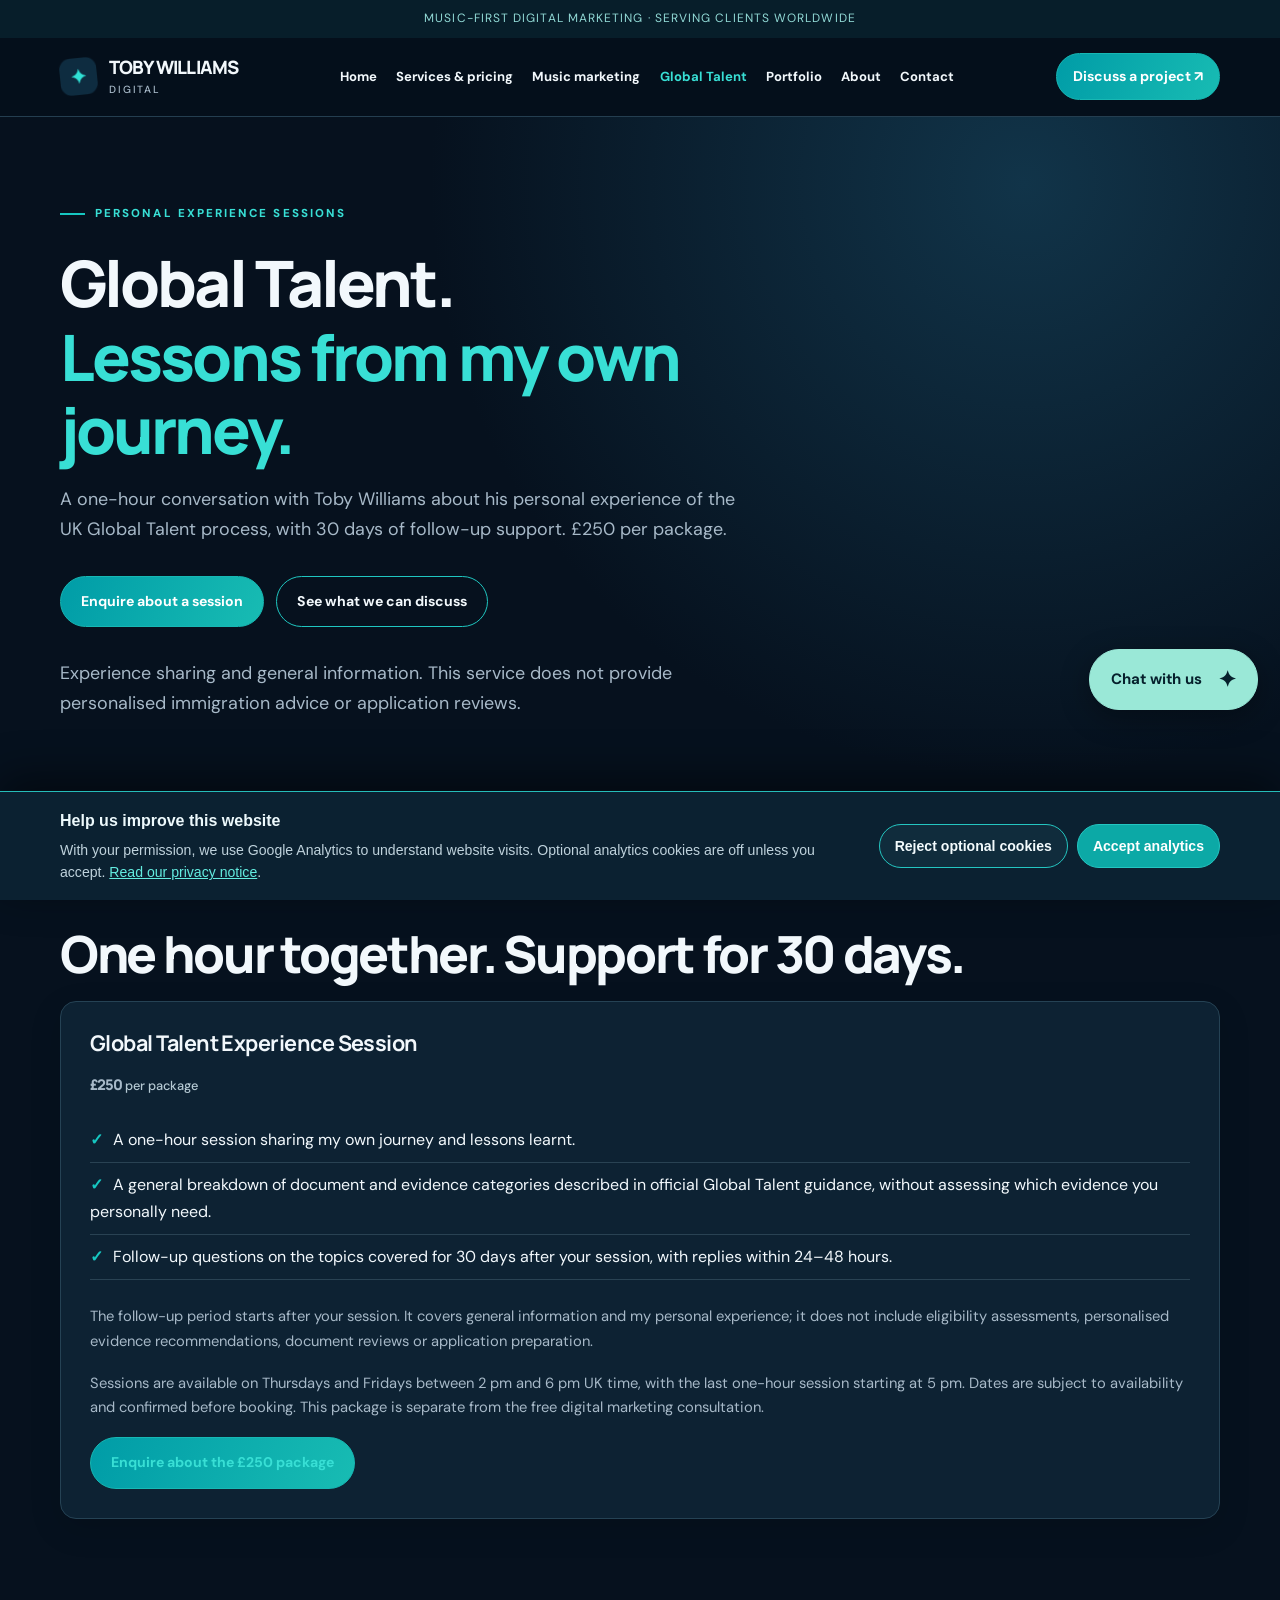
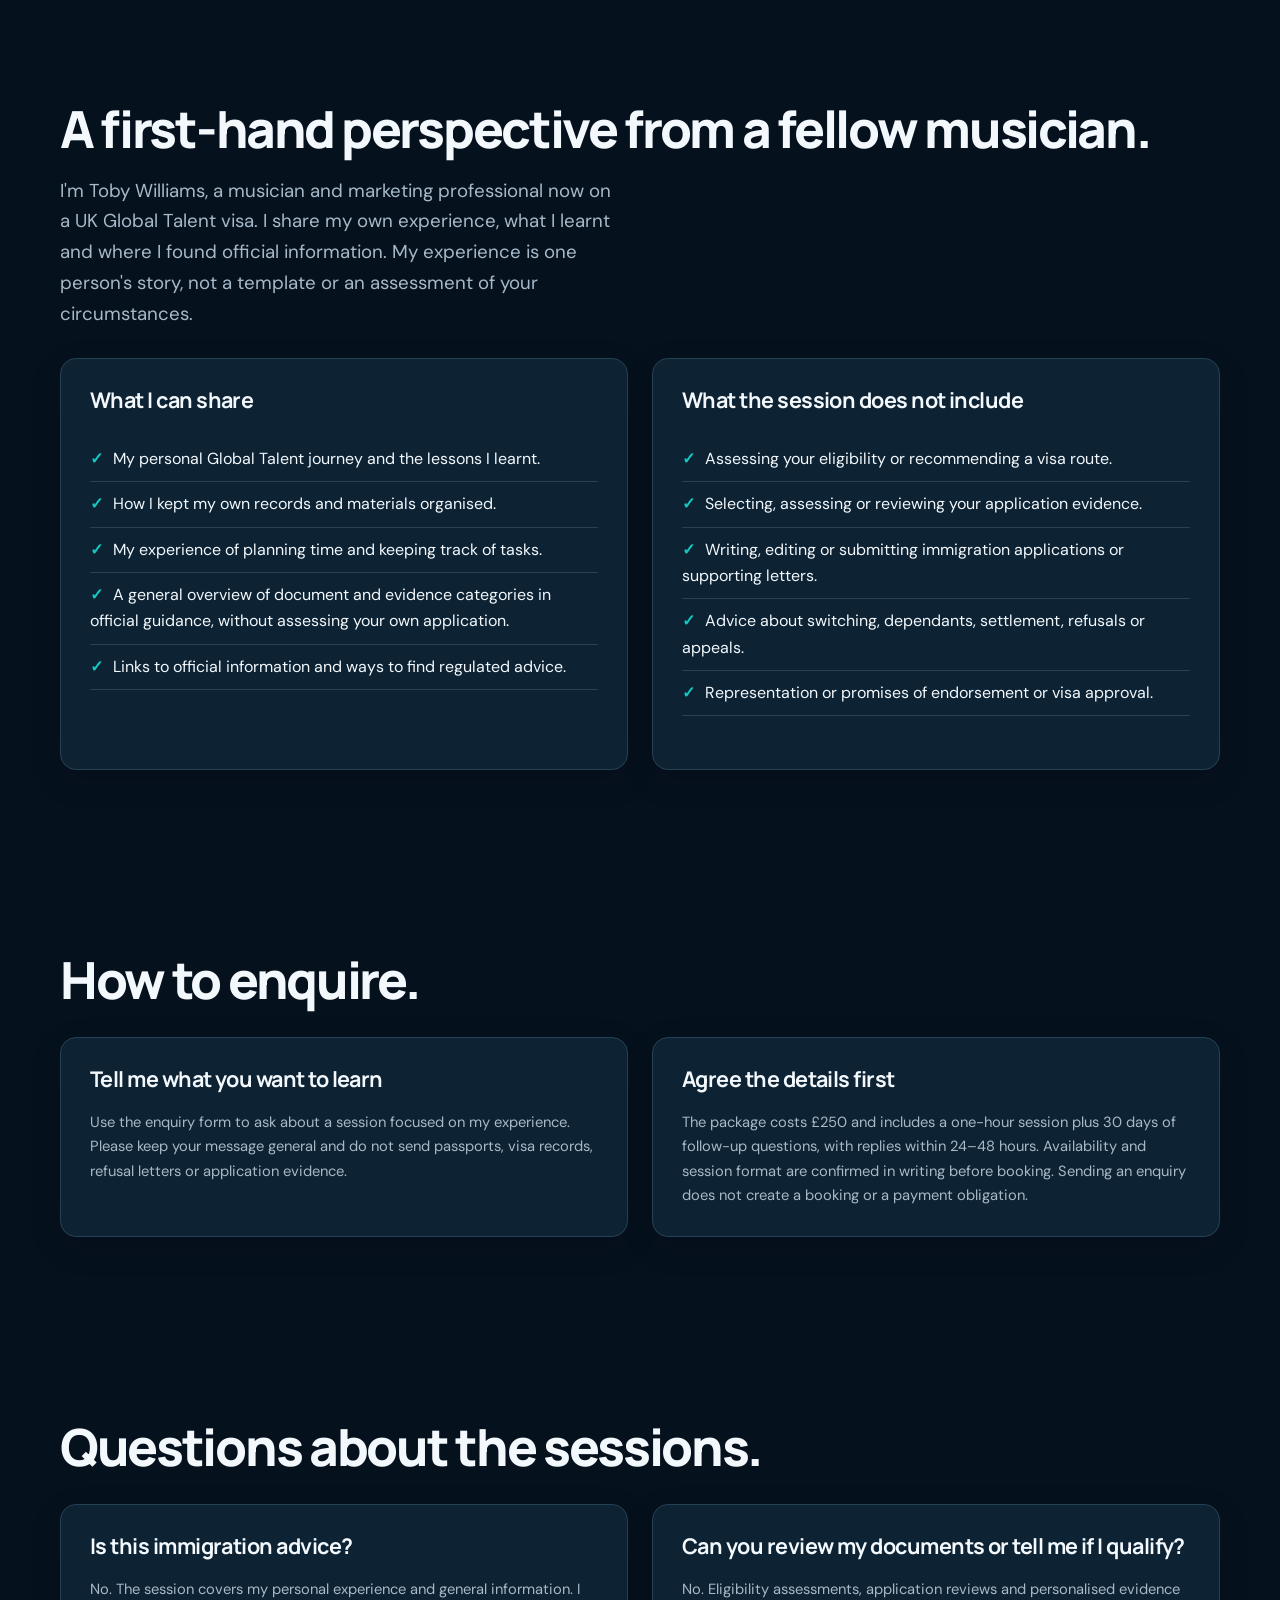
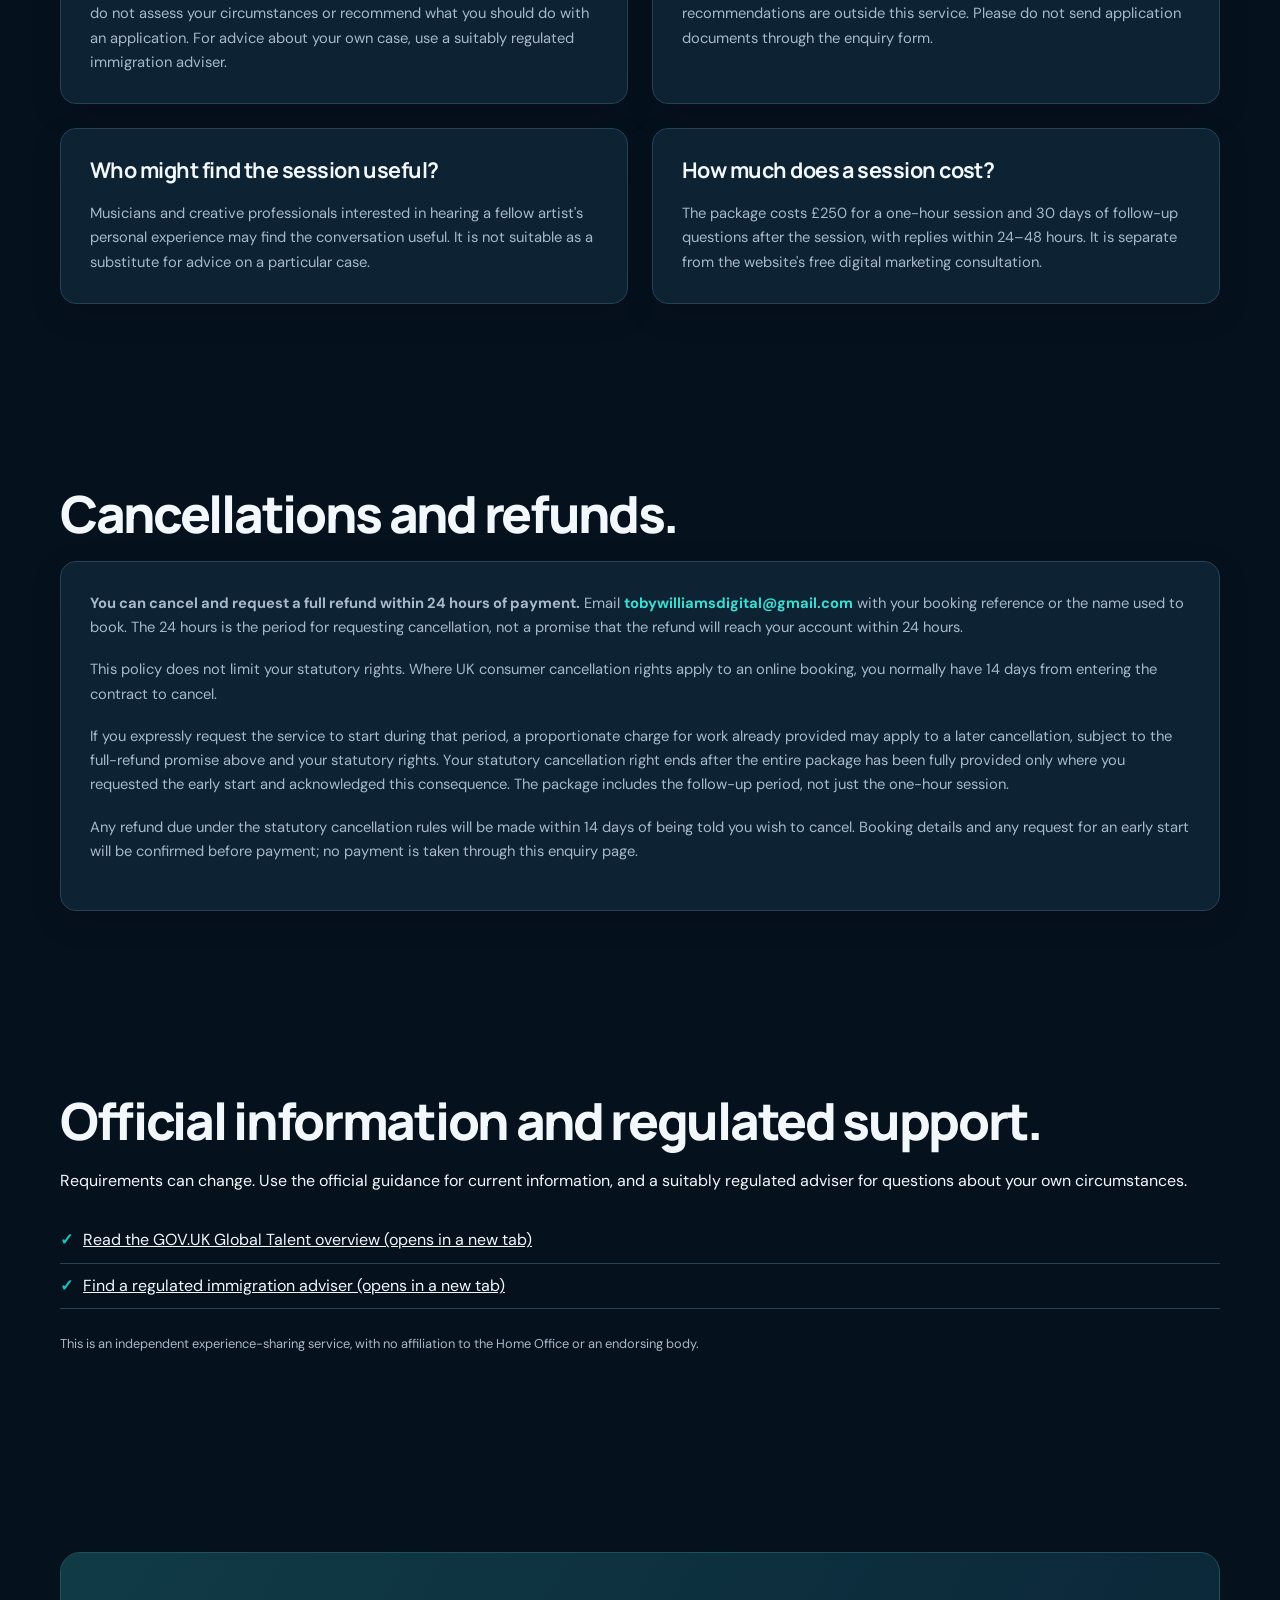
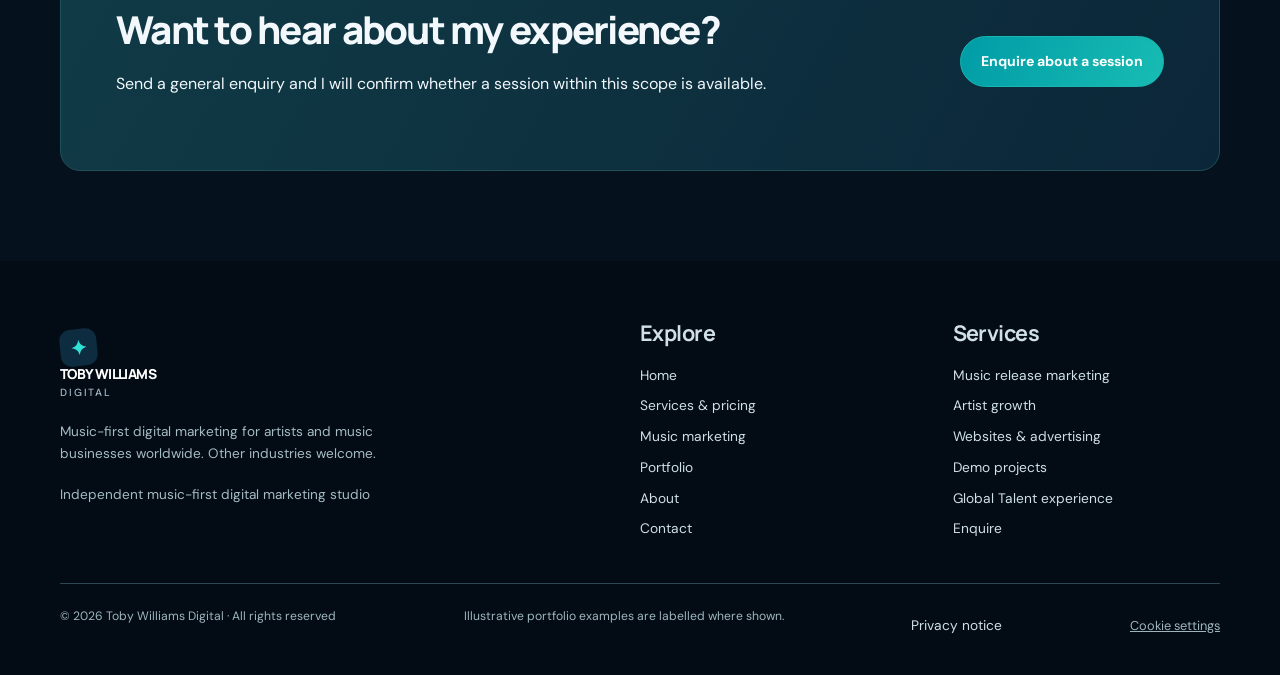
<file: global-talent-experience.html>
<!DOCTYPE html>

<html lang="en-GB"><head><meta charset="utf-8"/><meta content="width=device-width,initial-scale=1" name="viewport"/><meta content="#06111e" name="theme-color"/><title>Global Talent Experience Sessions | Toby Williams Digital</title><meta content="Hear Toby Williams share his personal UK Global Talent journey and lessons learnt. General experience sharing, with session details confirmed before booking." name="description"/><meta content="index,follow" name="robots"/><style>
@import url('https://fonts.googleapis.com/css2?family=DM+Sans:wght@400;500;600;700&family=Manrope:wght@400;500;600;700;800&display=swap');
:root{--ink:#0b2033;--navy:#10283b;--muted:#536577;--teal:#0b8b88;--teal2:#bff2e5;--cream:#f7f7f3;--line:#dce5e6;--white:#fff;--shadow:0 22px 65px rgba(8,33,49,.11)}*{box-sizing:border-box}html{scroll-behavior:smooth}body{margin:0;font:16px/1.65 'DM Sans',Arial,sans-serif;color:var(--ink);background:var(--cream)}h1,h2,h3,h4{font-family:Manrope,Arial,sans-serif;line-height:1.15;letter-spacing:-.045em;margin:0 0 18px}h1{font-size:clamp(2.8rem,6vw,5.6rem);font-weight:800}h2{font-size:clamp(2rem,4vw,3.3rem);font-weight:800}h3{font-size:1.35rem;letter-spacing:-.025em}p{margin:0 0 18px}a{color:inherit}a:focus-visible,button:focus-visible,input:focus-visible,textarea:focus-visible,select:focus-visible{outline:3px solid #08a6a1;outline-offset:3px}.wrap{width:min(1160px,calc(100% - 44px));margin:auto}.topbar{background:#092333;color:#d8f1ee;text-align:center;font-size:.75rem;letter-spacing:.09em;text-transform:uppercase;padding:9px 15px}.header{position:sticky;top:0;z-index:50;background:rgba(247,247,243,.96);backdrop-filter:blur(14px);border-bottom:1px solid var(--line)}.nav{display:flex;justify-content:space-between;align-items:center;min-height:78px;gap:24px}.brand{text-decoration:none;font:800 1.15rem/1.2 Manrope,Arial;letter-spacing:-.045em;display:flex;align-items:center;gap:12px}.brandmark{width:37px;height:37px;background:var(--navy);border-radius:11px;display:grid;place-items:center;color:#9ae8d7;font-size:20px;transform:rotate(-6deg)}.brand small{display:block;font:500 .65rem/1.4 'DM Sans',Arial;letter-spacing:.18em;text-transform:uppercase;color:var(--muted);margin-top:4px}.links{display:flex;align-items:center;gap:29px}.links a{text-decoration:none;font-size:.88rem;font-weight:700}.links a:hover,.links a[aria-current=page]{color:var(--teal)}.btn{display:inline-flex;align-items:center;justify-content:center;gap:10px;background:var(--teal);border:1px solid var(--teal);border-radius:9px;padding:13px 20px;color:#fff;font-weight:700;text-decoration:none;font-size:.88rem;cursor:pointer;transition:transform .2s,background .2s}.btn:hover{transform:translateY(-2px);background:#086d6b}.btn.light{background:#fff;border-color:#fff;color:var(--navy)}.btn.outline{background:transparent;border-color:#b7c9cb;color:var(--ink)}.btn.outline:hover{background:#edf5f3}.navcta{padding:11px 16px}.menu-btn{display:none;background:none;border:0;font-size:1.6rem;color:var(--ink);cursor:pointer}.eyebrow{display:inline-flex;align-items:center;gap:10px;text-transform:uppercase;letter-spacing:.18em;font-weight:800;color:var(--teal);font-size:.72rem;margin-bottom:23px}.eyebrow:before{content:'';display:block;width:25px;height:2px;background:var(--teal)}.hero{padding:98px 0 90px;overflow:hidden}.hero-grid{display:grid;grid-template-columns:1.05fr .95fr;gap:68px;align-items:center}.lead{font-size:1.17rem;color:var(--muted);max-width:560px}.actions{display:flex;gap:12px;flex-wrap:wrap;margin:32px 0}.micro{font-size:.79rem;color:var(--muted)}.hero-art{background:var(--navy);border-radius:22px;padding:26px;min-height:470px;position:relative;box-shadow:var(--shadow);overflow:hidden}.art-top{display:flex;align-items:center;justify-content:space-between;color:#c4e5df;font-size:.72rem;letter-spacing:.1em}.dots{display:flex;gap:6px}.dots i{height:7px;width:7px;border-radius:50%;background:#72a6a7}.art-browser{margin-top:25px;background:#fff;border-radius:13px;overflow:hidden;box-shadow:0 15px 40px rgba(0,0,0,.24);transform:rotate(-3deg)}.art-browser-head{display:flex;align-items:center;justify-content:space-between;padding:15px 20px;border-bottom:1px solid #e3ecee;font-size:.8rem;font-weight:800}.art-browser-body{padding:35px 30px;background:linear-gradient(115deg,#f7faf9 54%,#d3ebe6)}.art-browser-body strong{display:block;font:800 1.8rem/1.2 Manrope;max-width:270px;letter-spacing:-.04em}.art-browser-body p{font-size:.8rem;max-width:240px;margin-top:13px}.art-mini{display:flex;gap:9px;margin-top:23px}.art-mini span{height:30px;background:var(--teal);border-radius:6px;width:105px}.art-mini span+span{background:#e1ece9;width:70px}.art-cards{display:grid;grid-template-columns:repeat(3,1fr);gap:8px;padding:18px}.art-cards span{height:68px;border-radius:6px;background:#e9f2f0}.float-chip{position:absolute;bottom:26px;right:15px;background:#d1fae9;padding:15px 19px;border-radius:10px;box-shadow:0 10px 35px rgba(0,0,0,.2);font-size:.85rem;font-weight:800;transform:rotate(5deg)}.statline{display:grid;grid-template-columns:repeat(3,1fr);gap:25px;border-top:1px solid var(--line);padding:30px 0 45px}.statline div{font-size:.86rem;color:var(--muted)}.statline strong{display:block;color:var(--ink);font-size:1rem;margin-bottom:3px}.section{padding:90px 0}.section.white{background:#fff}.section.dark{background:var(--navy);color:#fff}.section.dark p{color:#c8d7df}.section-intro{max-width:670px;margin-bottom:37px}.section-intro p{color:var(--muted)}.grid3{display:grid;grid-template-columns:repeat(3,1fr);gap:19px}.card{background:#fff;border:1px solid var(--line);border-radius:16px;padding:29px;box-shadow:0 5px 20px rgba(6,35,54,.025)}.card .num{color:var(--teal);font-weight:800;font-size:.8rem;margin-bottom:25px}.card p{color:var(--muted);font-size:.92rem}.card a{color:var(--teal);font-weight:700;text-decoration:none}.service-icon{width:44px;height:44px;background:#e4f5f0;border-radius:10px;display:grid;place-items:center;color:#007d7a;font-size:1.4rem;margin-bottom:25px}.case{display:grid;grid-template-columns:.9fr 1.1fr;gap:45px;align-items:center}.case-visual{background:#d8eae5;border-radius:18px;padding:24px;overflow:hidden}.case-site{background:#fff;border-radius:11px;box-shadow:var(--shadow);overflow:hidden}.case-head{padding:13px 16px;display:flex;justify-content:space-between;border-bottom:1px solid #e6eeef;font-size:.7rem;font-weight:800}.case-body{background:linear-gradient(110deg,#fff 55%,#bfe1d9);padding:40px 23px 55px}.case-body h3{font-size:1.6rem;max-width:280px}.case-body p{font-size:.74rem;max-width:280px}.tag{display:inline-flex;border-radius:30px;background:#e6f5f0;color:#096b66;font-size:.72rem;font-weight:800;padding:6px 12px;margin-bottom:19px}.list-check{list-style:none;padding:0;margin:24px 0}.list-check li{padding:9px 0;border-bottom:1px solid #e3e9e8}.list-check li:before{content:'✓';color:var(--teal);font-weight:900;margin-right:10px}.pricing{display:grid;grid-template-columns:repeat(2,1fr);gap:20px}.price-card{padding:35px;border:1px solid var(--line);background:#fff;border-radius:17px}.price-card.featured{border:2px solid var(--teal);box-shadow:var(--shadow)}.price{font:800 2.5rem Manrope;letter-spacing:-.06em}.price small{font:500 .8rem 'DM Sans';letter-spacing:0;color:var(--muted)}.price-card ul{padding-left:20px;color:var(--muted);font-size:.9rem}.price-card li{margin:10px 0}.small-note{font-size:.8rem;color:var(--muted)}.ad-image{width:100%;height:auto;display:block;border:1px solid var(--line);border-radius:16px}.callout{border-radius:20px;padding:55px;background:#d8f4ea;display:flex;align-items:center;justify-content:space-between;gap:35px}.callout h2{font-size:clamp(1.9rem,3vw,2.8rem);max-width:630px}.pagehead{padding:80px 0 48px}.pagehead h1{font-size:clamp(2.7rem,5vw,4.5rem);max-width:850px}.pagehead p{max-width:700px;color:var(--muted);font-size:1.12rem}.two-col{display:grid;grid-template-columns:1fr 1fr;gap:40px}.step{padding:24px 0;border-top:1px solid var(--line)}.step strong{color:var(--teal);font-size:.8rem}.contact-box{background:#fff;padding:32px;border:1px solid var(--line);border-radius:16px}.field{margin-bottom:17px}.field label{display:block;font-size:.86rem;font-weight:800;margin-bottom:7px}.field input,.field select,.field textarea{width:100%;padding:13px 14px;border:1px solid #bac9cd;border-radius:8px;background:#fff;font:inherit;font-size:.92rem;color:var(--ink)}.field textarea{min-height:135px;resize:vertical}.notice{background:#e9f6f3;border-left:3px solid var(--teal);padding:13px 17px;font-size:.82rem;margin:20px 0}.success{display:none;margin-top:15px;padding:17px;background:#d7f5e8;border-radius:9px}.success.show{display:block}.footer{background:#081d2c;color:#d0e0e6;padding:60px 0 30px}.footer-grid{display:grid;grid-template-columns:2fr 1fr 1fr;gap:45px}.footer a{color:#d0e0e6;text-decoration:none;display:block;margin:8px 0;font-size:.86rem}.footer .brand{color:#fff}.footer p{font-size:.85rem;color:#a5bbc4}.foot-bottom{border-top:1px solid #2c4655;margin-top:35px;padding-top:22px;font-size:.76rem;color:#9fb5be;display:flex;justify-content:space-between;gap:20px}.spacer{height:30px}.skip{position:absolute;left:-9999px;top:0}.skip:focus{left:10px;top:10px;background:#fff;padding:12px;z-index:100}.project-link{word-break:break-word}.placeholder{background:#fff5d8;border:1px solid #e8d49b;border-radius:9px;padding:13px;font-size:.85rem;color:#6d520f}.highlight{color:var(--teal)}
@media(max-width:900px){.hero-grid,.case,.two-col{grid-template-columns:1fr}.hero-art{min-height:400px;max-width:600px}.grid3{grid-template-columns:1fr 1fr}.links{gap:13px}.links a{font-size:.79rem}.navcta{display:none}.footer-grid{grid-template-columns:1fr 1fr}.footer-grid>div:first-child{grid-column:span 2}}
@media(max-width:650px){.wrap{width:min(100% - 34px,1160px)}.nav{min-height:68px}.menu-btn{display:block}.links{display:none;position:absolute;top:100%;left:0;right:0;background:var(--cream);border-bottom:1px solid var(--line);padding:22px;flex-direction:column;align-items:stretch;gap:18px;box-shadow:var(--shadow)}.links.open{display:flex}.links a{font-size:1rem}.hero{padding:55px 0}.hero-grid{gap:20px}.hero-art{min-height:340px;padding:16px}.art-browser-body{padding:23px}.art-browser-body strong{font-size:1.4rem}.statline{grid-template-columns:1fr;gap:15px}.statline div{border-bottom:1px solid var(--line);padding-bottom:12px}.section{padding:62px 0}.grid3,.pricing,.two-col{grid-template-columns:1fr}.callout{padding:29px;display:block}.callout .btn{margin-top:10px}.pagehead{padding:55px 0 30px}.footer-grid{grid-template-columns:1fr;gap:25px}.footer-grid>div:first-child{grid-column:auto}.foot-bottom{display:block}.contact-box{padding:22px}.case{gap:22px}}
@media(prefers-reduced-motion:reduce){html{scroll-behavior:auto}*,*:before,*:after{transition:none!important}}


/* V2: tighter, more confident mobile presentation */
.hero{padding:76px 0 68px}.hero-grid{gap:42px;grid-template-columns:1.03fr .97fr}
.hero h1{font-size:clamp(2.65rem,5.4vw,4.9rem);line-height:1.12;letter-spacing:-.055em;max-width:680px}
.hero .lead{font-size:1.06rem;line-height:1.7;max-width:510px}
.hero .actions{margin:25px 0 20px}.hero .btn{font-size:.91rem}
.hero-art{min-height:400px}.hero .eyebrow{margin-bottom:18px}
.hero-proof{display:flex;flex-wrap:wrap;gap:8px 18px;align-items:center;margin:19px 0 0;padding:0;list-style:none;color:var(--muted);font-size:.8rem}
.hero-proof li:before{content:'✓';color:var(--teal);font-weight:900;margin-right:7px}
.feature-link{display:inline-flex;align-items:center;gap:8px;font-weight:800;color:var(--teal);text-decoration:none;font-size:.86rem;margin-top:12px}
.hero-art .float-chip{font-size:.76rem}.art-browser-body strong{font-size:1.65rem}
@media(max-width:900px){.hero-grid{grid-template-columns:1fr}.hero-art{max-width:650px}}
@media(max-width:650px){
 .hero{padding:39px 0 47px}.hero-grid{gap:28px}.hero h1{font-size:clamp(2.45rem,10.7vw,3.65rem);line-height:1.13;letter-spacing:-.052em;margin-bottom:17px}
 .hero .eyebrow{font-size:.67rem;letter-spacing:.12em;margin-bottom:15px}
 .hero .lead{font-size:1rem;line-height:1.62}.hero .actions{display:grid;grid-template-columns:1fr;gap:10px;margin:22px 0 15px}
 .hero .btn{width:100%;padding:13px 15px}.hero-art{min-height:300px;padding:17px}.art-browser{margin-top:15px}
 .hero-proof{gap:5px 15px;font-size:.74rem;margin-top:10px}.hero .micro{margin:0}
 .statline{padding-top:18px}.section{padding:55px 0}.art-browser-body{padding:20px}.art-browser-body strong{font-size:1.3rem}
}
</style><link rel="canonical" href="https://tobywilliamsdigital.co.uk/global-talent-experience.html"/><link rel="stylesheet" href="analytics-consent.css"/><link rel="stylesheet" href="bold-dark-preview.css"/><link rel="stylesheet" href="chatbot.css"/><meta property="og:type" content="website"/><meta property="og:title" content="Global Talent Experience Sessions | Toby Williams Digital"/><meta property="og:description" content="Hear Toby Williams share his personal UK Global Talent journey and lessons learnt. General experience sharing, with session details confirmed before booking."/><meta property="og:url" content="https://tobywilliamsdigital.co.uk/global-talent-experience.html"/><meta property="og:site_name" content="Toby Williams Digital"/><meta property="og:locale" content="en_GB"/><meta name="twitter:card" content="summary"/><script type="application/ld+json">{"@context":"https://schema.org","@graph":[{"@type":"WebPage","@id":"https://tobywilliamsdigital.co.uk/global-talent-experience.html#webpage","url":"https://tobywilliamsdigital.co.uk/global-talent-experience.html","name":"Global Talent Experience Sessions","description":"Hear Toby Williams share his personal UK Global Talent journey and lessons learnt. General experience sharing, with session details confirmed before booking.","inLanguage":"en-GB","isPartOf":{"@id":"https://tobywilliamsdigital.co.uk/#website"},"publisher":{"@id":"https://tobywilliamsdigital.co.uk/#organization"},"mainEntity":{"@id":"https://tobywilliamsdigital.co.uk/global-talent-experience.html#service"}},{"@type":"Service","@id":"https://tobywilliamsdigital.co.uk/global-talent-experience.html#service","name":"Global Talent personal experience session","serviceType":"Personal experience sharing and general information","url":"https://tobywilliamsdigital.co.uk/global-talent-experience.html","description":"A £250 package with a one-hour personal experience session, a general overview of official document/evidence categories, and 30 days of follow-up questions with replies within 24–48 hours. No personalised immigration advice or application reviews.","provider":{"@id":"https://tobywilliamsdigital.co.uk/#organization"},"offers":{"@type":"Offer","price":"250.00","priceCurrency":"GBP","url":"https://tobywilliamsdigital.co.uk/global-talent-experience.html#package"},"termsOfService":"https://tobywilliamsdigital.co.uk/global-talent-experience.html#cancellation"},{"@type":"BreadcrumbList","itemListElement":[{"@type":"ListItem","position":1,"name":"Home","item":"https://tobywilliamsdigital.co.uk/"},{"@type":"ListItem","position":2,"name":"Global Talent experience","item":"https://tobywilliamsdigital.co.uk/global-talent-experience.html"}]}]}</script></head><body><a class="skip" href="#main">Skip to content</a><div class="topbar">Music-first digital marketing · Serving clients worldwide</div><header class="header"><nav aria-label="Main navigation" class="nav wrap"><a class="brand" href="index.html"><span aria-hidden="true" class="brandmark">✦</span><span>TOBY WILLIAMS<small>Digital</small></span></a><button aria-controls="navlinks" aria-expanded="false" aria-label="Toggle navigation" class="menu-btn" type="button">☰</button><div class="links" id="navlinks"><a href="index.html">Home</a><a href="services.html">Services &amp; pricing</a><a href="music-marketing.html">Music marketing</a><a aria-current="page" href="global-talent-experience.html">Global Talent</a><a href="portfolio.html">Portfolio</a><a href="about.html">About</a><a href="contact.html">Contact</a></div><a class="btn navcta" href="contact.html">Discuss a project ↗</a></nav></header><main id="main"><section class="pagehead"><div class="wrap"><span class="eyebrow">Personal experience sessions</span><h1>Global Talent.<br/><span class="highlight">Lessons from my own journey.</span></h1><p>A one-hour conversation with Toby Williams about his personal experience of the UK Global Talent process, with 30 days of follow-up support. £250 per package.</p><div class="actions"><a class="btn" href="contact.html?service=global-talent#enquiry-form">Enquire about a session</a><a class="btn outline" href="#session-scope">See what we can discuss</a></div><p class="small-note">Experience sharing and general information. This service does not provide personalised immigration advice or application reviews.</p></div></section>
<section class="section" id="package"><div class="wrap"><span class="eyebrow">Your session package</span><h2>One hour together. Support for 30 days.</h2><div class="card"><h3>Global Talent Experience Session</h3><p class="price">£250 <small>per package</small></p><ul class="list-check"><li>A one-hour session sharing my own journey and lessons learnt.</li><li>A general breakdown of document and evidence categories described in official Global Talent guidance, without assessing which evidence you personally need.</li><li>Follow-up questions on the topics covered for 30 days after your session, with replies within 24–48 hours.</li></ul><p>The follow-up period starts after your session. It covers general information and my personal experience; it does not include eligibility assessments, personalised evidence recommendations, document reviews or application preparation.</p><p>Sessions are available on Thursdays and Fridays between 2 pm and 6 pm UK time, with the last one-hour session starting at 5 pm. Dates are subject to availability and confirmed before booking. This package is separate from the free digital marketing consultation.</p><a class="btn" href="contact.html?service=global-talent#enquiry-form">Enquire about the £250 package</a></div></div></section><section class="section" id="session-scope"><div class="wrap"><h2>A first-hand perspective from a fellow musician.</h2><p class="lead">I'm Toby Williams, a musician and marketing professional now on a UK Global Talent visa. I share my own experience, what I learnt and where I found official information. My experience is one person's story, not a template or an assessment of your circumstances.</p><div class="answer-grid"><article class="card"><h3>What I can share</h3><ul class="list-check"><li>My personal Global Talent journey and the lessons I learnt.</li><li>How I kept my own records and materials organised.</li><li>My experience of planning time and keeping track of tasks.</li><li>A general overview of document and evidence categories in official guidance, without assessing your own application.</li><li>Links to official information and ways to find regulated advice.</li></ul></article><article class="card"><h3>What the session does not include</h3><ul class="list-check"><li>Assessing your eligibility or recommending a visa route.</li><li>Selecting, assessing or reviewing your application evidence.</li><li>Writing, editing or submitting immigration applications or supporting letters.</li><li>Advice about switching, dependants, settlement, refusals or appeals.</li><li>Representation or promises of endorsement or visa approval.</li></ul></article></div></div></section>
<section class="section"><div class="wrap"><h2>How to enquire.</h2><div class="answer-grid"><article class="card"><h3>Tell me what you want to learn</h3><p>Use the enquiry form to ask about a session focused on my experience. Please keep your message general and do not send passports, visa records, refusal letters or application evidence.</p></article><article class="card"><h3>Agree the details first</h3><p>The package costs £250 and includes a one-hour session plus 30 days of follow-up questions, with replies within 24–48 hours. Availability and session format are confirmed in writing before booking. Sending an enquiry does not create a booking or a payment obligation.</p></article></div></div></section>
<section class="section" id="questions"><div class="wrap"><h2>Questions about the sessions.</h2><div class="answer-grid"><article class="card"><h3>Is this immigration advice?</h3><p>No. The session covers my personal experience and general information. I do not assess your circumstances or recommend what you should do with an application. For advice about your own case, use a suitably regulated immigration adviser.</p></article><article class="card"><h3>Can you review my documents or tell me if I qualify?</h3><p>No. Eligibility assessments, application reviews and personalised evidence recommendations are outside this service. Please do not send application documents through the enquiry form.</p></article><article class="card"><h3>Who might find the session useful?</h3><p>Musicians and creative professionals interested in hearing a fellow artist's personal experience may find the conversation useful. It is not suitable as a substitute for advice on a particular case.</p></article><article class="card"><h3>How much does a session cost?</h3><p>The package costs £250 for a one-hour session and 30 days of follow-up questions after the session, with replies within 24–48 hours. It is separate from the website's free digital marketing consultation.</p></article></div></div></section>
<section class="section" id="cancellation"><div class="wrap"><h2>Cancellations and refunds.</h2><div class="card"><p><strong>You can cancel and request a full refund within 24 hours of payment.</strong> Email <a href="mailto:tobywilliamsdigital@gmail.com">tobywilliamsdigital@gmail.com</a> with your booking reference or the name used to book. The 24 hours is the period for requesting cancellation, not a promise that the refund will reach your account within 24 hours.</p><p>This policy does not limit your statutory rights. Where UK consumer cancellation rights apply to an online booking, you normally have 14 days from entering the contract to cancel.</p><p>If you expressly request the service to start during that period, a proportionate charge for work already provided may apply to a later cancellation, subject to the full-refund promise above and your statutory rights. Your statutory cancellation right ends after the entire package has been fully provided only where you requested the early start and acknowledged this consequence. The package includes the follow-up period, not just the one-hour session.</p><p>Any refund due under the statutory cancellation rules will be made within 14 days of being told you wish to cancel. Booking details and any request for an early start will be confirmed before payment; no payment is taken through this enquiry page.</p></div></div></section><section class="section"><div class="wrap"><h2>Official information and regulated support.</h2><p>Requirements can change. Use the official guidance for current information, and a suitably regulated adviser for questions about your own circumstances.</p><ul class="list-check"><li><a href="https://www.gov.uk/global-talent" target="_blank" rel="noopener noreferrer">Read the GOV.UK Global Talent overview (opens in a new tab)</a></li><li><a href="https://www.gov.uk/find-an-immigration-adviser" target="_blank" rel="noopener noreferrer">Find a regulated immigration adviser (opens in a new tab)</a></li></ul><p class="small-note">This is an independent experience-sharing service, with no affiliation to the Home Office or an endorsing body.</p></div></section>
<section class="section"><div class="wrap"><div class="callout"><div><h2>Want to hear about my experience?</h2><p>Send a general enquiry and I will confirm whether a session within this scope is available.</p></div><a class="btn" href="contact.html?service=global-talent#enquiry-form">Enquire about a session</a></div></div></section></main><footer class="footer"><div class="wrap"><div class="footer-grid"><div><a class="brand" href="index.html"><span aria-hidden="true" class="brandmark">✦</span><span>TOBY WILLIAMS<small>Digital</small></span></a><p style="margin-top:20px;max-width:370px">Music-first digital marketing for artists and music businesses worldwide. Other industries welcome.</p><p>Independent music-first digital marketing studio</p></div><div><h3>Explore</h3><a href="index.html">Home</a><a href="services.html">Services &amp; pricing</a><a href="music-marketing.html">Music marketing</a><a href="portfolio.html">Portfolio</a><a href="about.html">About</a><a href="contact.html">Contact</a></div><div><h3>Services</h3><a href="music-marketing.html">Music release marketing</a><a href="music-marketing.html">Artist growth</a><a href="services.html">Websites &amp; advertising</a><a href="portfolio.html">Demo projects</a><a href="global-talent-experience.html">Global Talent experience</a><a href="contact.html">Enquire</a></div></div><div class="foot-bottom"><span>© 2026 Toby Williams Digital · All rights reserved</span><span>Illustrative portfolio examples are labelled where shown.</span><a href="privacy.html">Privacy notice</a></div></div></footer><script>
const menu=document.querySelector('.menu-btn');const links=document.querySelector('.links');if(menu&&links){menu.addEventListener('click',()=>{const open=links.classList.toggle('open');menu.setAttribute('aria-expanded',String(open));menu.textContent=open?'×':'☰';});document.addEventListener('keydown',e=>{if(e.key==='Escape'){links.classList.remove('open');menu.setAttribute('aria-expanded','false');menu.textContent='☰';}})}const form=document.getElementById('enquiry-form');if(form){form.addEventListener('submit',e=>{e.preventDefault();if(!form.reportValidity())return;const d=new FormData(form);const lines=['Website enquiry (copy-only demonstration)','Name: '+d.get('name'),'Email: '+d.get('email'),'Business: '+d.get('business'),'Service: '+d.get('service'),'Message: '+d.get('message')];const out=document.getElementById('enquiry-result');out.classList.add('show');out.innerHTML='';const p=document.createElement('p');p.textContent='This portfolio is not connected to an inbox. Your enquiry has not been sent or stored. Copy the details below for your records; the site owner must configure an email address before using this form with real prospects.';out.appendChild(p);const area=document.createElement('textarea');area.readOnly=true;area.style.width='100%';area.style.minHeight='170px';area.value=lines.join('\n');out.appendChild(area);const btn=document.createElement('button');btn.className='btn';btn.type='button';btn.textContent='Copy enquiry';btn.addEventListener('click',async()=>{try{await navigator.clipboard.writeText(area.value);btn.textContent='Copied';}catch(e){area.select();btn.textContent='Select and copy the text';}});out.appendChild(btn);out.scrollIntoView({behavior:'smooth',block:'nearest'});});}
</script><script src="analytics-consent.js" defer></script><script src="chatbot.js" defer></script></body></html>
</file>
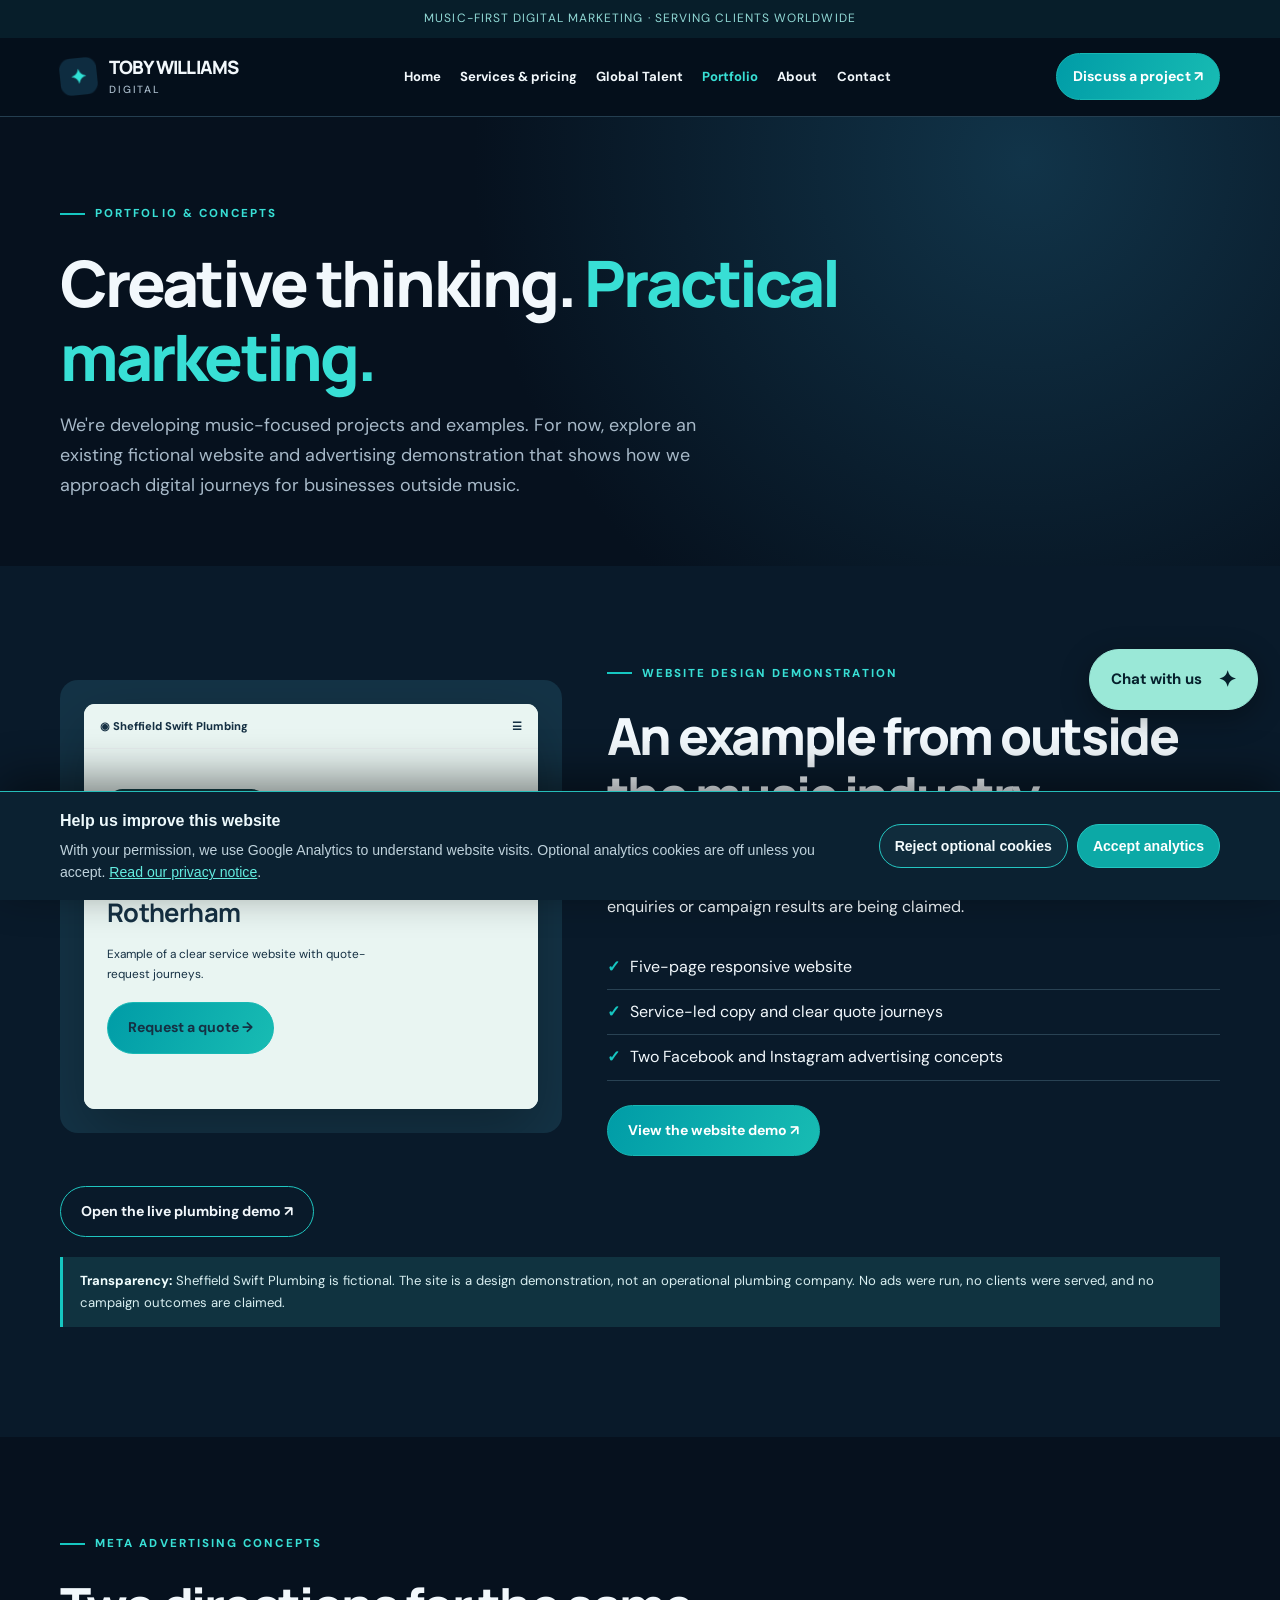
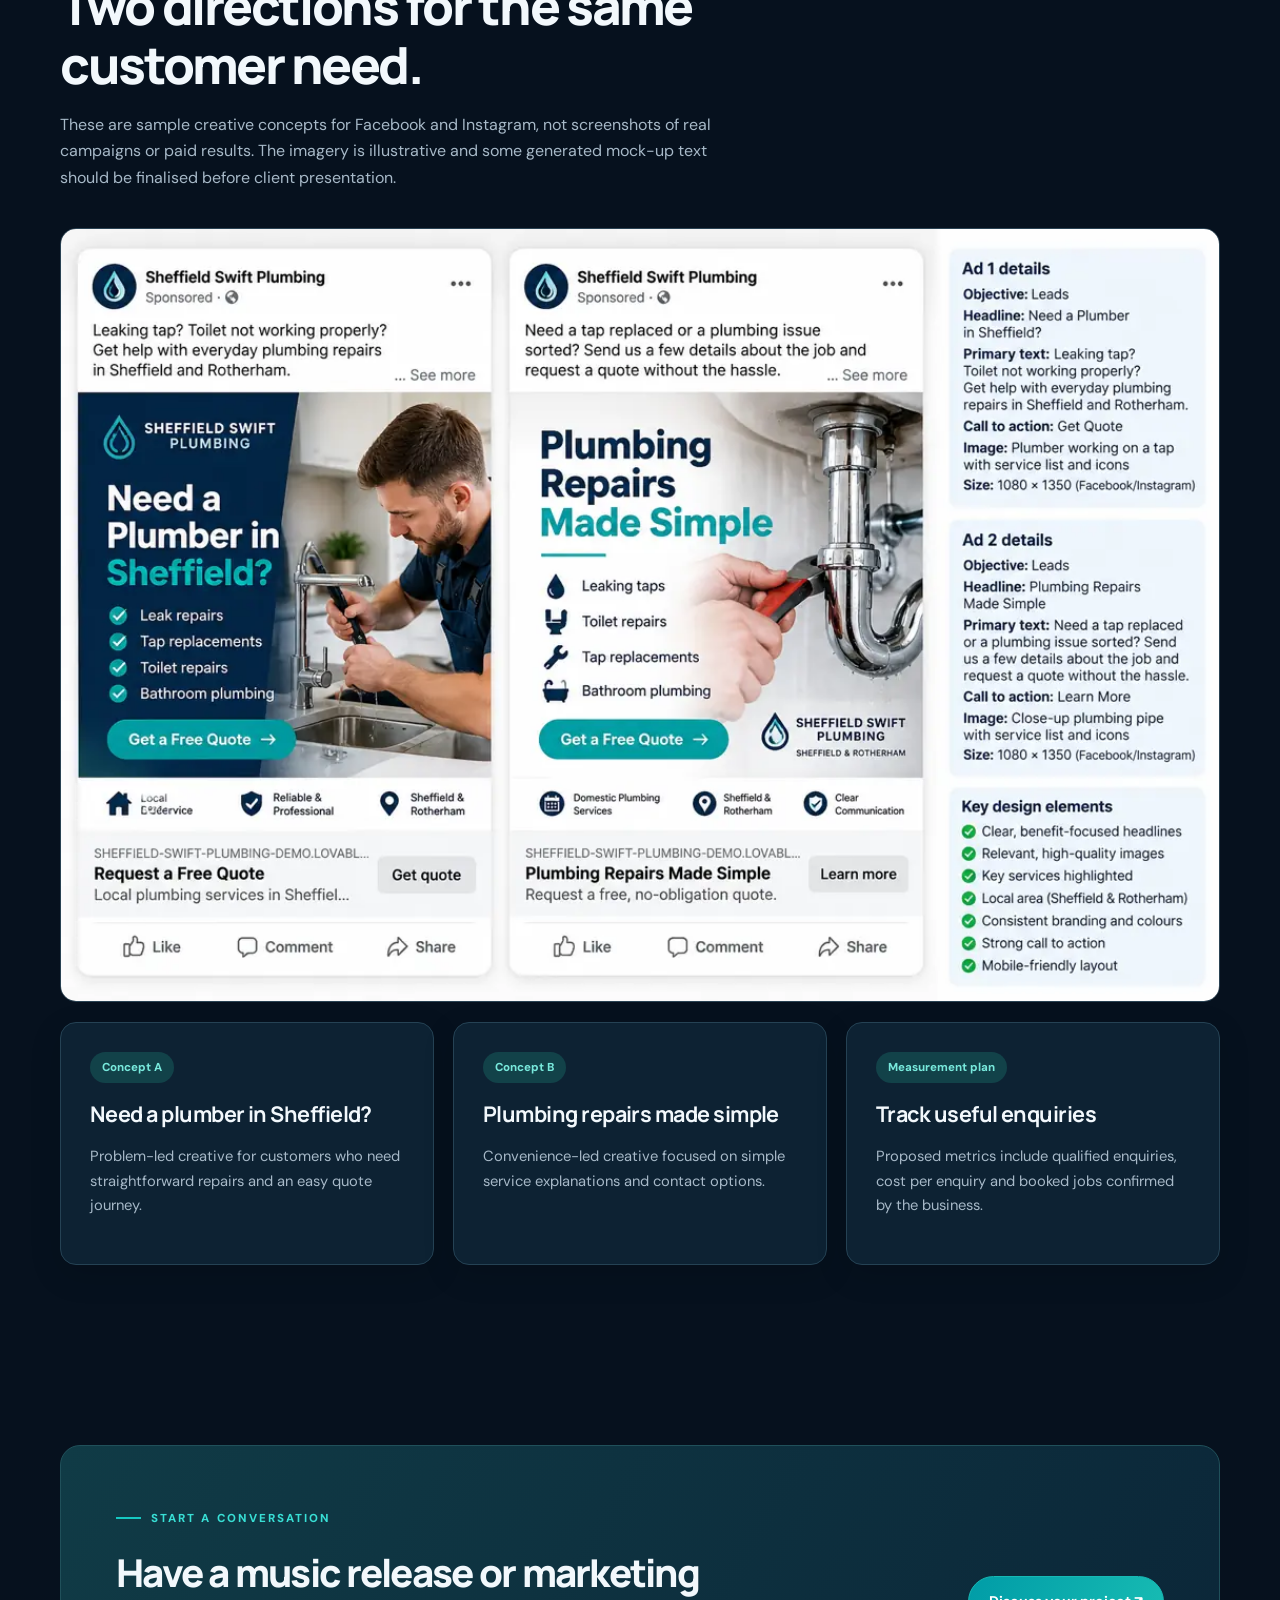
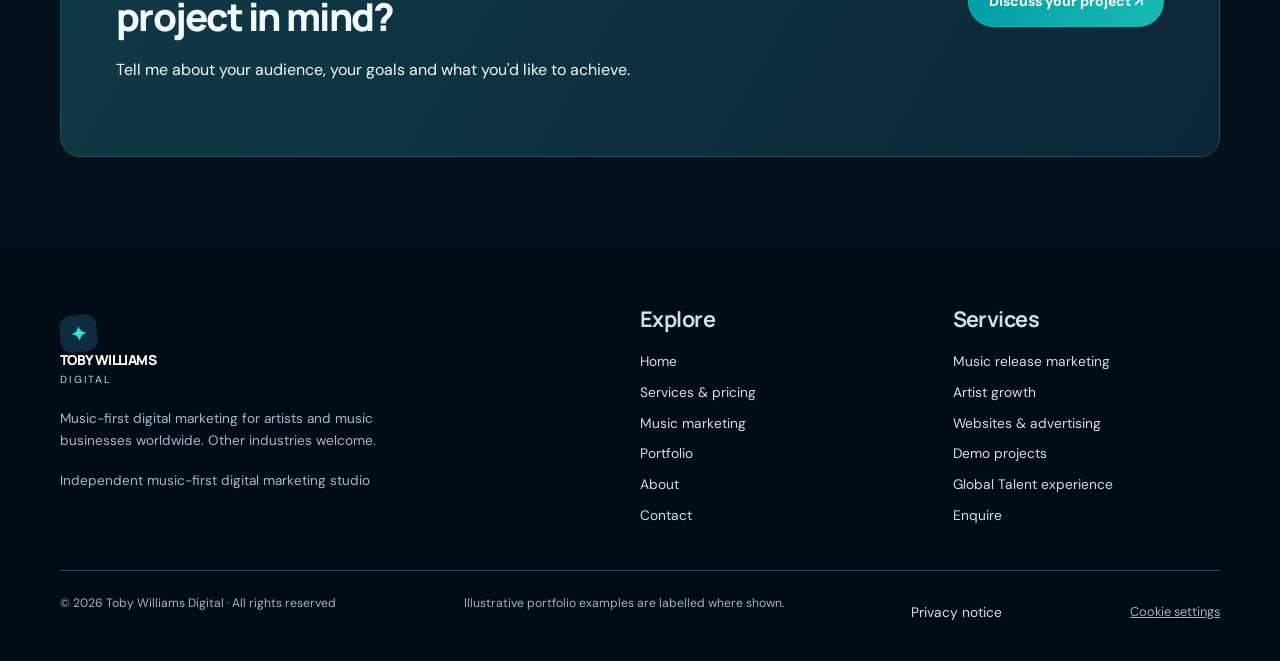
<file: portfolio.html>
<!DOCTYPE html>

<html lang="en-GB"><head><meta charset="utf-8"/><meta content="width=device-width,initial-scale=1" name="viewport"/><meta content="#06111e" name="theme-color"/><title>Portfolio &amp; Marketing Concepts | Toby Williams Digital</title><meta content="Explore Toby Williams Digital's website and advertising concepts. Music-first digital marketing for artists and music businesses worldwide, with other industries welcome." name="description"/><meta content="index,follow" name="robots"/><style>
@import url('https://fonts.googleapis.com/css2?family=DM+Sans:wght@400;500;600;700&family=Manrope:wght@400;500;600;700;800&display=swap');
:root{--ink:#0b2033;--navy:#10283b;--muted:#536577;--teal:#0b8b88;--teal2:#bff2e5;--cream:#f7f7f3;--line:#dce5e6;--white:#fff;--shadow:0 22px 65px rgba(8,33,49,.11)}*{box-sizing:border-box}html{scroll-behavior:smooth}body{margin:0;font:16px/1.65 'DM Sans',Arial,sans-serif;color:var(--ink);background:var(--cream)}h1,h2,h3,h4{font-family:Manrope,Arial,sans-serif;line-height:1.15;letter-spacing:-.045em;margin:0 0 18px}h1{font-size:clamp(2.8rem,6vw,5.6rem);font-weight:800}h2{font-size:clamp(2rem,4vw,3.3rem);font-weight:800}h3{font-size:1.35rem;letter-spacing:-.025em}p{margin:0 0 18px}a{color:inherit}a:focus-visible,button:focus-visible,input:focus-visible,textarea:focus-visible,select:focus-visible{outline:3px solid #08a6a1;outline-offset:3px}.wrap{width:min(1160px,calc(100% - 44px));margin:auto}.topbar{background:#092333;color:#d8f1ee;text-align:center;font-size:.75rem;letter-spacing:.09em;text-transform:uppercase;padding:9px 15px}.header{position:sticky;top:0;z-index:50;background:rgba(247,247,243,.96);backdrop-filter:blur(14px);border-bottom:1px solid var(--line)}.nav{display:flex;justify-content:space-between;align-items:center;min-height:78px;gap:24px}.brand{text-decoration:none;font:800 1.15rem/1.2 Manrope,Arial;letter-spacing:-.045em;display:flex;align-items:center;gap:12px}.brandmark{width:37px;height:37px;background:var(--navy);border-radius:11px;display:grid;place-items:center;color:#9ae8d7;font-size:20px;transform:rotate(-6deg)}.brand small{display:block;font:500 .65rem/1.4 'DM Sans',Arial;letter-spacing:.18em;text-transform:uppercase;color:var(--muted);margin-top:4px}.links{display:flex;align-items:center;gap:29px}.links a{text-decoration:none;font-size:.88rem;font-weight:700}.links a:hover,.links a[aria-current=page]{color:var(--teal)}.btn{display:inline-flex;align-items:center;justify-content:center;gap:10px;background:var(--teal);border:1px solid var(--teal);border-radius:9px;padding:13px 20px;color:#fff;font-weight:700;text-decoration:none;font-size:.88rem;cursor:pointer;transition:transform .2s,background .2s}.btn:hover{transform:translateY(-2px);background:#086d6b}.btn.light{background:#fff;border-color:#fff;color:var(--navy)}.btn.outline{background:transparent;border-color:#b7c9cb;color:var(--ink)}.btn.outline:hover{background:#edf5f3}.navcta{padding:11px 16px}.menu-btn{display:none;background:none;border:0;font-size:1.6rem;color:var(--ink);cursor:pointer}.eyebrow{display:inline-flex;align-items:center;gap:10px;text-transform:uppercase;letter-spacing:.18em;font-weight:800;color:var(--teal);font-size:.72rem;margin-bottom:23px}.eyebrow:before{content:'';display:block;width:25px;height:2px;background:var(--teal)}.hero{padding:98px 0 90px;overflow:hidden}.hero-grid{display:grid;grid-template-columns:1.05fr .95fr;gap:68px;align-items:center}.lead{font-size:1.17rem;color:var(--muted);max-width:560px}.actions{display:flex;gap:12px;flex-wrap:wrap;margin:32px 0}.micro{font-size:.79rem;color:var(--muted)}.hero-art{background:var(--navy);border-radius:22px;padding:26px;min-height:470px;position:relative;box-shadow:var(--shadow);overflow:hidden}.art-top{display:flex;align-items:center;justify-content:space-between;color:#c4e5df;font-size:.72rem;letter-spacing:.1em}.dots{display:flex;gap:6px}.dots i{height:7px;width:7px;border-radius:50%;background:#72a6a7}.art-browser{margin-top:25px;background:#fff;border-radius:13px;overflow:hidden;box-shadow:0 15px 40px rgba(0,0,0,.24);transform:rotate(-3deg)}.art-browser-head{display:flex;align-items:center;justify-content:space-between;padding:15px 20px;border-bottom:1px solid #e3ecee;font-size:.8rem;font-weight:800}.art-browser-body{padding:35px 30px;background:linear-gradient(115deg,#f7faf9 54%,#d3ebe6)}.art-browser-body strong{display:block;font:800 1.8rem/1.2 Manrope;max-width:270px;letter-spacing:-.04em}.art-browser-body p{font-size:.8rem;max-width:240px;margin-top:13px}.art-mini{display:flex;gap:9px;margin-top:23px}.art-mini span{height:30px;background:var(--teal);border-radius:6px;width:105px}.art-mini span+span{background:#e1ece9;width:70px}.art-cards{display:grid;grid-template-columns:repeat(3,1fr);gap:8px;padding:18px}.art-cards span{height:68px;border-radius:6px;background:#e9f2f0}.float-chip{position:absolute;bottom:26px;right:15px;background:#d1fae9;padding:15px 19px;border-radius:10px;box-shadow:0 10px 35px rgba(0,0,0,.2);font-size:.85rem;font-weight:800;transform:rotate(5deg)}.statline{display:grid;grid-template-columns:repeat(3,1fr);gap:25px;border-top:1px solid var(--line);padding:30px 0 45px}.statline div{font-size:.86rem;color:var(--muted)}.statline strong{display:block;color:var(--ink);font-size:1rem;margin-bottom:3px}.section{padding:90px 0}.section.white{background:#fff}.section.dark{background:var(--navy);color:#fff}.section.dark p{color:#c8d7df}.section-intro{max-width:670px;margin-bottom:37px}.section-intro p{color:var(--muted)}.grid3{display:grid;grid-template-columns:repeat(3,1fr);gap:19px}.card{background:#fff;border:1px solid var(--line);border-radius:16px;padding:29px;box-shadow:0 5px 20px rgba(6,35,54,.025)}.card .num{color:var(--teal);font-weight:800;font-size:.8rem;margin-bottom:25px}.card p{color:var(--muted);font-size:.92rem}.card a{color:var(--teal);font-weight:700;text-decoration:none}.service-icon{width:44px;height:44px;background:#e4f5f0;border-radius:10px;display:grid;place-items:center;color:#007d7a;font-size:1.4rem;margin-bottom:25px}.case{display:grid;grid-template-columns:.9fr 1.1fr;gap:45px;align-items:center}.case-visual{background:#d8eae5;border-radius:18px;padding:24px;overflow:hidden}.case-site{background:#fff;border-radius:11px;box-shadow:var(--shadow);overflow:hidden}.case-head{padding:13px 16px;display:flex;justify-content:space-between;border-bottom:1px solid #e6eeef;font-size:.7rem;font-weight:800}.case-body{background:linear-gradient(110deg,#fff 55%,#bfe1d9);padding:40px 23px 55px}.case-body h3{font-size:1.6rem;max-width:280px}.case-body p{font-size:.74rem;max-width:280px}.tag{display:inline-flex;border-radius:30px;background:#e6f5f0;color:#096b66;font-size:.72rem;font-weight:800;padding:6px 12px;margin-bottom:19px}.list-check{list-style:none;padding:0;margin:24px 0}.list-check li{padding:9px 0;border-bottom:1px solid #e3e9e8}.list-check li:before{content:'✓';color:var(--teal);font-weight:900;margin-right:10px}.pricing{display:grid;grid-template-columns:repeat(2,1fr);gap:20px}.price-card{padding:35px;border:1px solid var(--line);background:#fff;border-radius:17px}.price-card.featured{border:2px solid var(--teal);box-shadow:var(--shadow)}.price{font:800 2.5rem Manrope;letter-spacing:-.06em}.price small{font:500 .8rem 'DM Sans';letter-spacing:0;color:var(--muted)}.price-card ul{padding-left:20px;color:var(--muted);font-size:.9rem}.price-card li{margin:10px 0}.small-note{font-size:.8rem;color:var(--muted)}.ad-image{width:100%;height:auto;display:block;border:1px solid var(--line);border-radius:16px}.callout{border-radius:20px;padding:55px;background:#d8f4ea;display:flex;align-items:center;justify-content:space-between;gap:35px}.callout h2{font-size:clamp(1.9rem,3vw,2.8rem);max-width:630px}.pagehead{padding:80px 0 48px}.pagehead h1{font-size:clamp(2.7rem,5vw,4.5rem);max-width:850px}.pagehead p{max-width:700px;color:var(--muted);font-size:1.12rem}.two-col{display:grid;grid-template-columns:1fr 1fr;gap:40px}.step{padding:24px 0;border-top:1px solid var(--line)}.step strong{color:var(--teal);font-size:.8rem}.contact-box{background:#fff;padding:32px;border:1px solid var(--line);border-radius:16px}.field{margin-bottom:17px}.field label{display:block;font-size:.86rem;font-weight:800;margin-bottom:7px}.field input,.field select,.field textarea{width:100%;padding:13px 14px;border:1px solid #bac9cd;border-radius:8px;background:#fff;font:inherit;font-size:.92rem;color:var(--ink)}.field textarea{min-height:135px;resize:vertical}.notice{background:#e9f6f3;border-left:3px solid var(--teal);padding:13px 17px;font-size:.82rem;margin:20px 0}.success{display:none;margin-top:15px;padding:17px;background:#d7f5e8;border-radius:9px}.success.show{display:block}.footer{background:#081d2c;color:#d0e0e6;padding:60px 0 30px}.footer-grid{display:grid;grid-template-columns:2fr 1fr 1fr;gap:45px}.footer a{color:#d0e0e6;text-decoration:none;display:block;margin:8px 0;font-size:.86rem}.footer .brand{color:#fff}.footer p{font-size:.85rem;color:#a5bbc4}.foot-bottom{border-top:1px solid #2c4655;margin-top:35px;padding-top:22px;font-size:.76rem;color:#9fb5be;display:flex;justify-content:space-between;gap:20px}.spacer{height:30px}.skip{position:absolute;left:-9999px;top:0}.skip:focus{left:10px;top:10px;background:#fff;padding:12px;z-index:100}.project-link{word-break:break-word}.placeholder{background:#fff5d8;border:1px solid #e8d49b;border-radius:9px;padding:13px;font-size:.85rem;color:#6d520f}.highlight{color:var(--teal)}
@media(max-width:900px){.hero-grid,.case,.two-col{grid-template-columns:1fr}.hero-art{min-height:400px;max-width:600px}.grid3{grid-template-columns:1fr 1fr}.links{gap:13px}.links a{font-size:.79rem}.navcta{display:none}.footer-grid{grid-template-columns:1fr 1fr}.footer-grid>div:first-child{grid-column:span 2}}
@media(max-width:650px){.wrap{width:min(100% - 34px,1160px)}.nav{min-height:68px}.menu-btn{display:block}.links{display:none;position:absolute;top:100%;left:0;right:0;background:var(--cream);border-bottom:1px solid var(--line);padding:22px;flex-direction:column;align-items:stretch;gap:18px;box-shadow:var(--shadow)}.links.open{display:flex}.links a{font-size:1rem}.hero{padding:55px 0}.hero-grid{gap:20px}.hero-art{min-height:340px;padding:16px}.art-browser-body{padding:23px}.art-browser-body strong{font-size:1.4rem}.statline{grid-template-columns:1fr;gap:15px}.statline div{border-bottom:1px solid var(--line);padding-bottom:12px}.section{padding:62px 0}.grid3,.pricing,.two-col{grid-template-columns:1fr}.callout{padding:29px;display:block}.callout .btn{margin-top:10px}.pagehead{padding:55px 0 30px}.footer-grid{grid-template-columns:1fr;gap:25px}.footer-grid>div:first-child{grid-column:auto}.foot-bottom{display:block}.contact-box{padding:22px}.case{gap:22px}}
@media(prefers-reduced-motion:reduce){html{scroll-behavior:auto}*,*:before,*:after{transition:none!important}}


/* V2: tighter, more confident mobile presentation */
.hero{padding:76px 0 68px}.hero-grid{gap:42px;grid-template-columns:1.03fr .97fr}
.hero h1{font-size:clamp(2.65rem,5.4vw,4.9rem);line-height:1.12;letter-spacing:-.055em;max-width:680px}
.hero .lead{font-size:1.06rem;line-height:1.7;max-width:510px}
.hero .actions{margin:25px 0 20px}.hero .btn{font-size:.91rem}
.hero-art{min-height:400px}.hero .eyebrow{margin-bottom:18px}
.hero-proof{display:flex;flex-wrap:wrap;gap:8px 18px;align-items:center;margin:19px 0 0;padding:0;list-style:none;color:var(--muted);font-size:.8rem}
.hero-proof li:before{content:'✓';color:var(--teal);font-weight:900;margin-right:7px}
.feature-link{display:inline-flex;align-items:center;gap:8px;font-weight:800;color:var(--teal);text-decoration:none;font-size:.86rem;margin-top:12px}
.hero-art .float-chip{font-size:.76rem}.art-browser-body strong{font-size:1.65rem}
@media(max-width:900px){.hero-grid{grid-template-columns:1fr}.hero-art{max-width:650px}}
@media(max-width:650px){
 .hero{padding:39px 0 47px}.hero-grid{gap:28px}.hero h1{font-size:clamp(2.45rem,10.7vw,3.65rem);line-height:1.13;letter-spacing:-.052em;margin-bottom:17px}
 .hero .eyebrow{font-size:.67rem;letter-spacing:.12em;margin-bottom:15px}
 .hero .lead{font-size:1rem;line-height:1.62}.hero .actions{display:grid;grid-template-columns:1fr;gap:10px;margin:22px 0 15px}
 .hero .btn{width:100%;padding:13px 15px}.hero-art{min-height:300px;padding:17px}.art-browser{margin-top:15px}
 .hero-proof{gap:5px 15px;font-size:.74rem;margin-top:10px}.hero .micro{margin:0}
 .statline{padding-top:18px}.section{padding:55px 0}.art-browser-body{padding:20px}.art-browser-body strong{font-size:1.3rem}
}
</style><link rel="canonical" href="https://tobywilliamsdigital.co.uk/portfolio.html"/><link rel="stylesheet" href="analytics-consent.css"/><link rel="stylesheet" href="bold-dark-preview.css"/><link rel="stylesheet" href="chatbot.css"/><meta property="og:type" content="website"/><meta property="og:site_name" content="Toby Williams Digital"/><meta property="og:title" content="Illustrative marketing portfolio | Toby Williams Digital"/><meta property="og:description" content="Explore Toby Williams Digital&#x27;s website and advertising concepts. Music-first digital marketing for artists and music businesses worldwide, with other industries welcome."/><meta property="og:url" content="https://tobywilliamsdigital.co.uk/portfolio.html"/><meta property="og:locale" content="en_GB"/><meta name="twitter:card" content="summary"/><script type="application/ld+json">{"@context":"https://schema.org","@graph":[{"@type":"WebPage","@id":"https://tobywilliamsdigital.co.uk/portfolio.html#webpage","url":"https://tobywilliamsdigital.co.uk/portfolio.html","name":"Illustrative marketing portfolio | Toby Williams Digital","description":"Explore Toby Williams Digital's website and advertising concepts. Music-first digital marketing for artists and music businesses worldwide, with other industries welcome.","inLanguage":"en-GB","publisher":{"@id":"https://tobywilliamsdigital.co.uk/#organization"},"isPartOf":{"@id":"https://tobywilliamsdigital.co.uk/#website"},"breadcrumb":{"@id":"https://tobywilliamsdigital.co.uk/portfolio.html#breadcrumb"}},{"@type":"BreadcrumbList","@id":"https://tobywilliamsdigital.co.uk/portfolio.html#breadcrumb","itemListElement":[{"@type":"ListItem","position":1,"name":"Home","item":"https://tobywilliamsdigital.co.uk/"},{"@type":"ListItem","position":2,"name":"Illustrative marketing portfolio","item":"https://tobywilliamsdigital.co.uk/portfolio.html"}]}]}</script></head><body><a class="skip" href="#main">Skip to content</a><div class="topbar">Music-first digital marketing · Serving clients worldwide</div><header class="header"><nav aria-label="Main navigation" class="nav wrap"><a class="brand" href="index.html"><span aria-hidden="true" class="brandmark">✦</span><span>TOBY WILLIAMS<small>Digital</small></span></a><button aria-controls="navlinks" aria-expanded="false" aria-label="Toggle navigation" class="menu-btn" type="button">☰</button><div class="links" id="navlinks"><a href="index.html">Home</a><a href="services.html">Services &amp; pricing</a><a href="global-talent-experience.html">Global Talent</a><a aria-current="page" href="portfolio.html">Portfolio</a><a href="about.html">About</a><a href="contact.html">Contact</a></div><a class="btn navcta" href="contact.html">Discuss a project ↗</a></nav></header><main id="main"><section class="pagehead"><div class="wrap"><span class="eyebrow">Portfolio &amp; concepts</span><h1>Creative thinking. <span class="highlight">Practical marketing.</span></h1><p>We're developing music-focused projects and examples. For now, explore an existing fictional website and advertising demonstration that shows how we approach digital journeys for businesses outside music.</p></div></section><section class="section white"><div class="wrap"><div class="case"><div class="case-visual"><div class="case-site"><div class="case-head"><span>◉ Sheffield Swift Plumbing</span><span>☰</span></div><div class="case-body"><span class="tag">Fictional portfolio demo</span><h3>Reliable plumbing services in Sheffield &amp; Rotherham</h3><p>Example of a clear service website with quote-request journeys.</p><span class="btn" style="pointer-events:none">Request a quote →</span></div></div></div><div><span class="eyebrow">Website design demonstration</span><h2>An example from outside the music industry.</h2><p>Sheffield Swift Plumbing is a <strong>fictional business created solely to demonstrate</strong> what a website for a tradesperson could look like. It is not a real customer, and no enquiries or campaign results are being claimed.</p><ul class="list-check"><li>Five-page responsive website</li><li>Service-led copy and clear quote journeys</li><li>Two Facebook and Instagram advertising concepts</li></ul><a class="btn" href="https://sheffield-swift-plumbing-demo.lovable.app/" rel="noopener noreferrer" target="_blank">View the website demo ↗</a></div></div><div class="spacer"></div><a class="btn outline project-link" href="https://sheffield-swift-plumbing-demo.lovable.app" rel="noopener noreferrer" target="_blank">Open the live plumbing demo ↗</a><div class="notice"><strong>Transparency:</strong> Sheffield Swift Plumbing is fictional. The site is a design demonstration, not an operational plumbing company. No ads were run, no clients were served, and no campaign outcomes are claimed.</div></div></section><section class="section"><div class="wrap"><div class="section-intro"><span class="eyebrow">Meta advertising concepts</span><h2>Two directions for the same customer need.</h2><p>These are sample creative concepts for Facebook and Instagram, not screenshots of real campaigns or paid results. The imagery is illustrative and some generated mock-up text should be finalised before client presentation.</p></div><img alt="Two fictional Sheffield Swift Plumbing Facebook advertising design concepts side by side, with accompanying concept notes" class="ad-image" loading="lazy" src="meta-ads-demo.webp"/><div class="grid3" style="margin-top:20px"><div class="card"><span class="tag">Concept A</span><h3>Need a plumber in Sheffield?</h3><p>Problem-led creative for customers who need straightforward repairs and an easy quote journey.</p></div><div class="card"><span class="tag">Concept B</span><h3>Plumbing repairs made simple</h3><p>Convenience-led creative focused on simple service explanations and contact options.</p></div><div class="card"><span class="tag">Measurement plan</span><h3>Track useful enquiries</h3><p>Proposed metrics include qualified enquiries, cost per enquiry and booked jobs confirmed by the business.</p></div></div></div></section><section class="section"><div class="wrap"><div class="callout"><div><span class="eyebrow">Start a conversation</span><h2>Have a music release or marketing project in mind?</h2><p>Tell me about your audience, your goals and what you'd like to achieve.</p></div><a class="btn" href="contact.html">Discuss your project ↗</a></div></div></section></main><footer class="footer"><div class="wrap"><div class="footer-grid"><div><a class="brand" href="index.html"><span aria-hidden="true" class="brandmark">✦</span><span>TOBY WILLIAMS<small>Digital</small></span></a><p style="margin-top:20px;max-width:370px">Music-first digital marketing for artists and music businesses worldwide. Other industries welcome.</p><p>Independent music-first digital marketing studio</p></div><div><h3>Explore</h3><a href="index.html">Home</a><a href="services.html">Services &amp; pricing</a><a href="music-marketing.html">Music marketing</a><a href="portfolio.html">Portfolio</a><a href="about.html">About</a><a href="contact.html">Contact</a></div><div><h3>Services</h3><a href="music-marketing.html">Music release marketing</a><a href="music-marketing.html">Artist growth</a><a href="services.html">Websites &amp; advertising</a><a href="portfolio.html">Demo projects</a><a href="global-talent-experience.html">Global Talent experience</a><a href="contact.html">Enquire</a></div></div><div class="foot-bottom"><span>© 2026 Toby Williams Digital · All rights reserved</span><span>Illustrative portfolio examples are labelled where shown.</span><a href="privacy.html">Privacy notice</a></div></div></footer><script>
const menu=document.querySelector('.menu-btn');const links=document.querySelector('.links');if(menu&&links){menu.addEventListener('click',()=>{const open=links.classList.toggle('open');menu.setAttribute('aria-expanded',String(open));menu.textContent=open?'×':'☰';});document.addEventListener('keydown',e=>{if(e.key==='Escape'){links.classList.remove('open');menu.setAttribute('aria-expanded','false');menu.textContent='☰';}})}const form=document.getElementById('enquiry-form');if(form){form.addEventListener('submit',e=>{e.preventDefault();if(!form.reportValidity())return;const d=new FormData(form);const lines=['Website enquiry (copy-only demonstration)','Name: '+d.get('name'),'Email: '+d.get('email'),'Business: '+d.get('business'),'Service: '+d.get('service'),'Message: '+d.get('message')];const out=document.getElementById('enquiry-result');out.classList.add('show');out.innerHTML='';const p=document.createElement('p');p.textContent='This portfolio is not connected to an inbox. Your enquiry has not been sent or stored. Copy the details below for your records; the site owner must configure an email address before using this form with real prospects.';out.appendChild(p);const area=document.createElement('textarea');area.readOnly=true;area.style.width='100%';area.style.minHeight='170px';area.value=lines.join('\n');out.appendChild(area);const btn=document.createElement('button');btn.className='btn';btn.type='button';btn.textContent='Copy enquiry';btn.addEventListener('click',async()=>{try{await navigator.clipboard.writeText(area.value);btn.textContent='Copied';}catch(e){area.select();btn.textContent='Select and copy the text';}});out.appendChild(btn);out.scrollIntoView({behavior:'smooth',block:'nearest'});});}
</script><script src="analytics-consent.js" defer></script><script src="chatbot.js" defer></script></body></html>
</file>
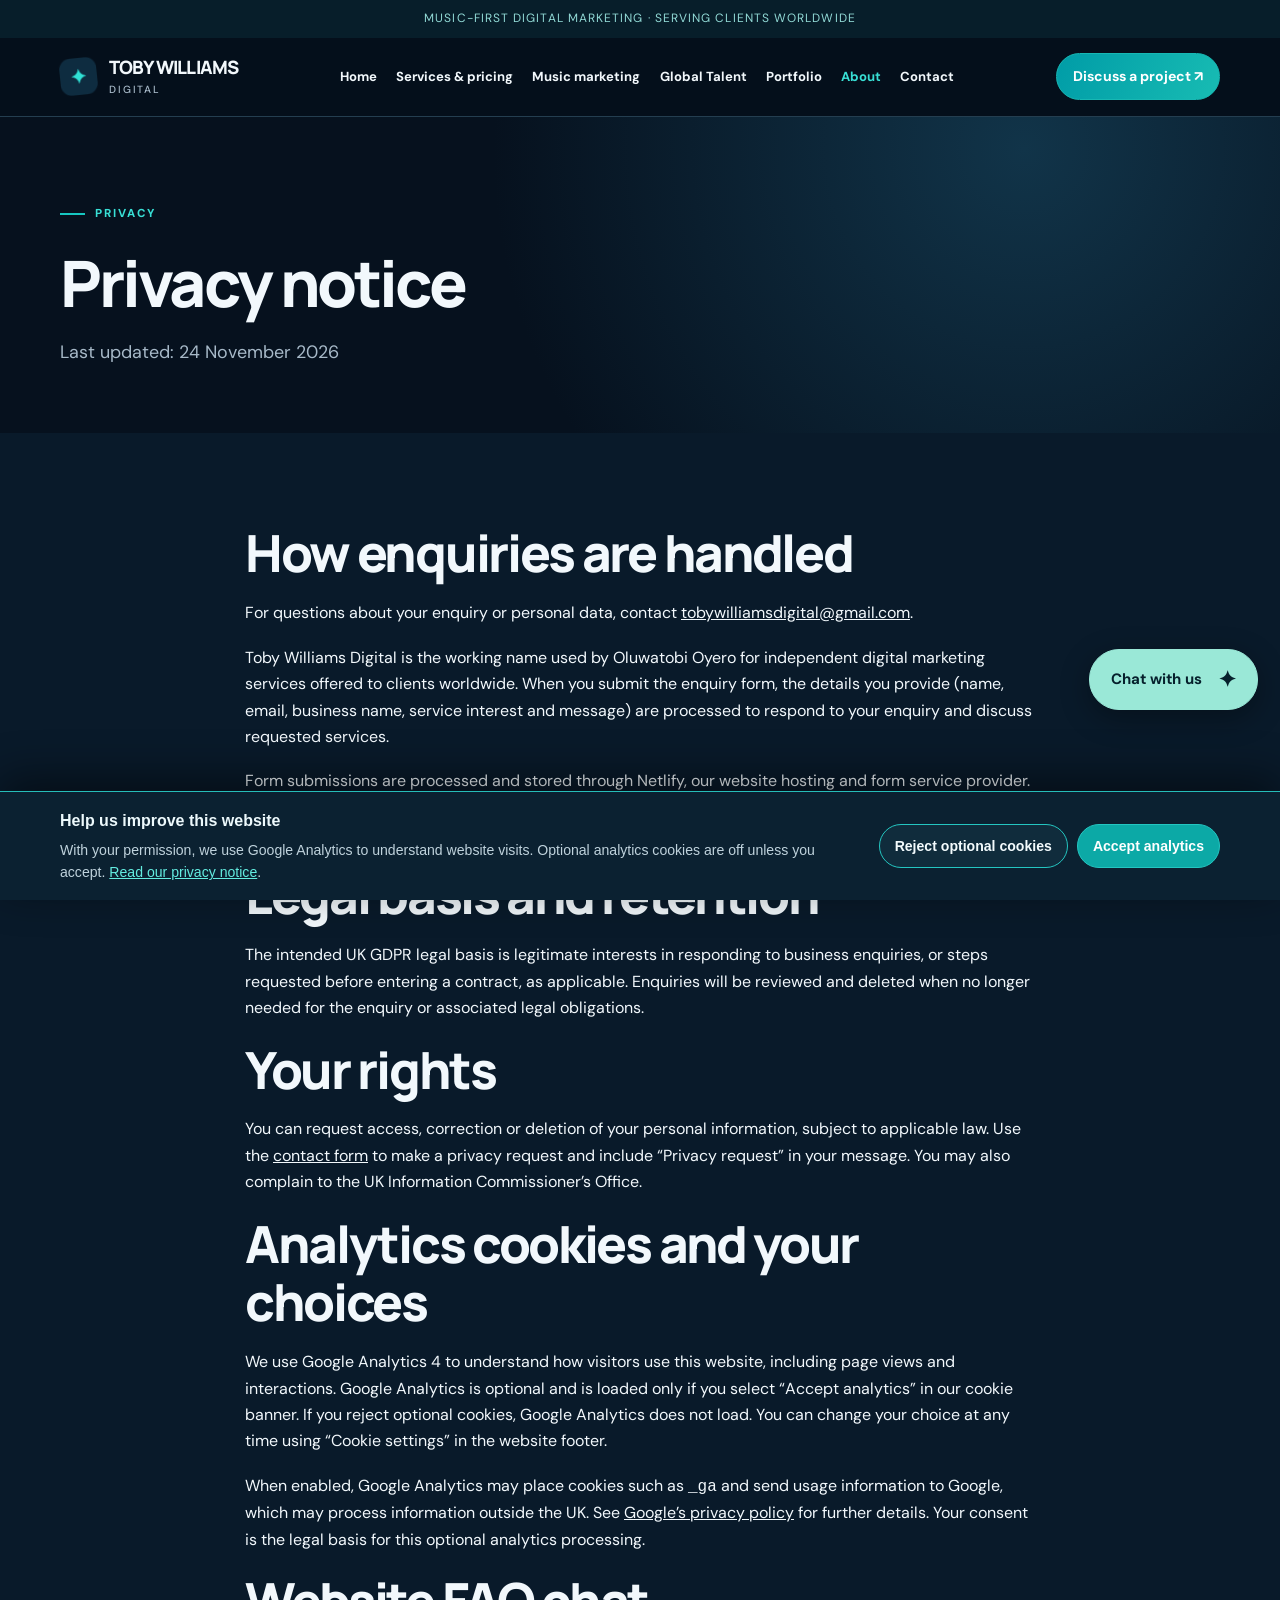
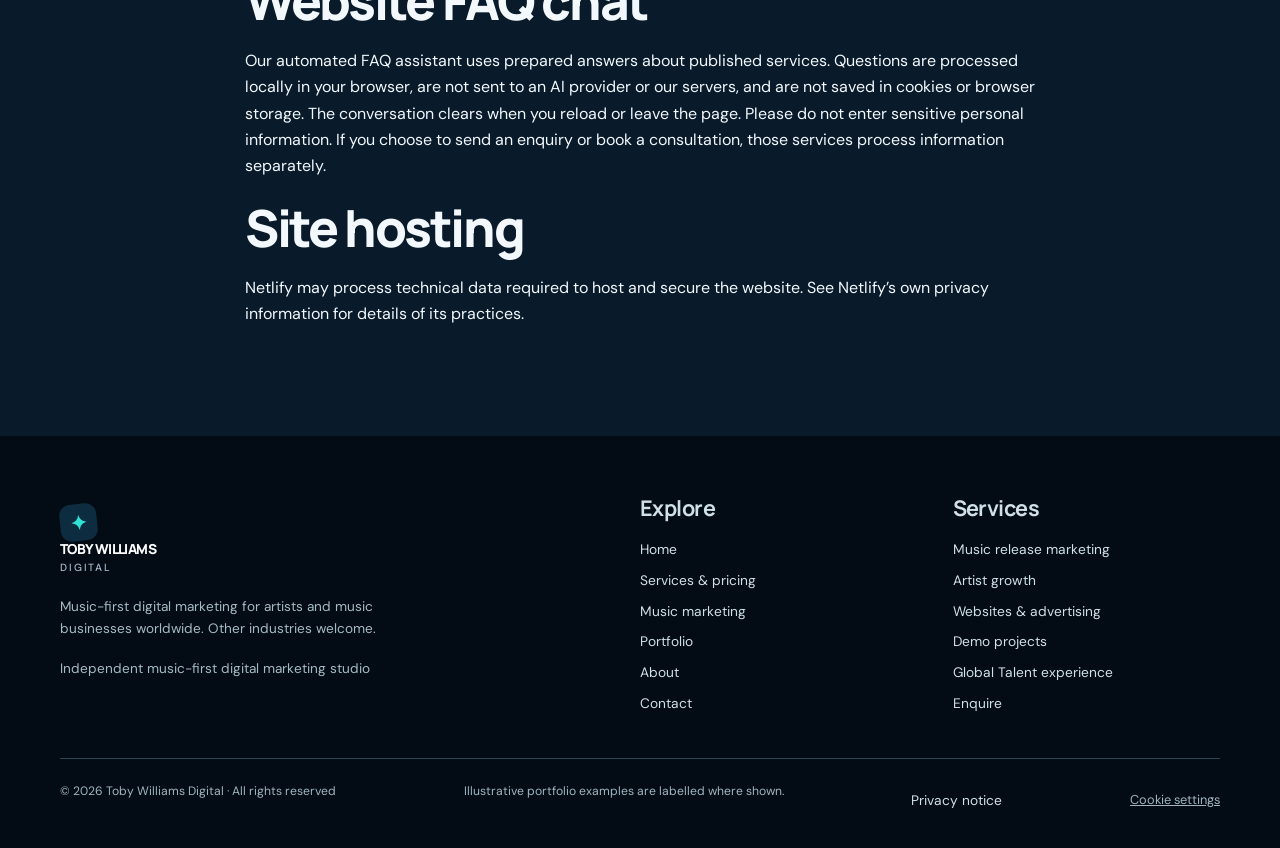
<file: privacy.html>
<!DOCTYPE html>

<html lang="en-GB"><head><meta charset="utf-8"/><meta content="width=device-width,initial-scale=1" name="viewport"/><meta content="#06111e" name="theme-color"/><title>Privacy notice — Toby Williams Digital</title><meta content="Privacy notice — Toby Williams Digital" name="description"/><meta content="index,follow" name="robots"/><style>
@import url('https://fonts.googleapis.com/css2?family=DM+Sans:wght@400;500;600;700&family=Manrope:wght@400;500;600;700;800&display=swap');
:root{--ink:#0b2033;--navy:#10283b;--muted:#536577;--teal:#0b8b88;--teal2:#bff2e5;--cream:#f7f7f3;--line:#dce5e6;--white:#fff;--shadow:0 22px 65px rgba(8,33,49,.11)}*{box-sizing:border-box}html{scroll-behavior:smooth}body{margin:0;font:16px/1.65 'DM Sans',Arial,sans-serif;color:var(--ink);background:var(--cream)}h1,h2,h3,h4{font-family:Manrope,Arial,sans-serif;line-height:1.15;letter-spacing:-.045em;margin:0 0 18px}h1{font-size:clamp(2.8rem,6vw,5.6rem);font-weight:800}h2{font-size:clamp(2rem,4vw,3.3rem);font-weight:800}h3{font-size:1.35rem;letter-spacing:-.025em}p{margin:0 0 18px}a{color:inherit}a:focus-visible,button:focus-visible,input:focus-visible,textarea:focus-visible,select:focus-visible{outline:3px solid #08a6a1;outline-offset:3px}.wrap{width:min(1160px,calc(100% - 44px));margin:auto}.topbar{background:#092333;color:#d8f1ee;text-align:center;font-size:.75rem;letter-spacing:.09em;text-transform:uppercase;padding:9px 15px}.header{position:sticky;top:0;z-index:50;background:rgba(247,247,243,.96);backdrop-filter:blur(14px);border-bottom:1px solid var(--line)}.nav{display:flex;justify-content:space-between;align-items:center;min-height:78px;gap:24px}.brand{text-decoration:none;font:800 1.15rem/1.2 Manrope,Arial;letter-spacing:-.045em;display:flex;align-items:center;gap:12px}.brandmark{width:37px;height:37px;background:var(--navy);border-radius:11px;display:grid;place-items:center;color:#9ae8d7;font-size:20px;transform:rotate(-6deg)}.brand small{display:block;font:500 .65rem/1.4 'DM Sans',Arial;letter-spacing:.18em;text-transform:uppercase;color:var(--muted);margin-top:4px}.links{display:flex;align-items:center;gap:29px}.links a{text-decoration:none;font-size:.88rem;font-weight:700}.links a:hover,.links a[aria-current=page]{color:var(--teal)}.btn{display:inline-flex;align-items:center;justify-content:center;gap:10px;background:var(--teal);border:1px solid var(--teal);border-radius:9px;padding:13px 20px;color:#fff;font-weight:700;text-decoration:none;font-size:.88rem;cursor:pointer;transition:transform .2s,background .2s}.btn:hover{transform:translateY(-2px);background:#086d6b}.btn.light{background:#fff;border-color:#fff;color:var(--navy)}.btn.outline{background:transparent;border-color:#b7c9cb;color:var(--ink)}.btn.outline:hover{background:#edf5f3}.navcta{padding:11px 16px}.menu-btn{display:none;background:none;border:0;font-size:1.6rem;color:var(--ink);cursor:pointer}.eyebrow{display:inline-flex;align-items:center;gap:10px;text-transform:uppercase;letter-spacing:.18em;font-weight:800;color:var(--teal);font-size:.72rem;margin-bottom:23px}.eyebrow:before{content:'';display:block;width:25px;height:2px;background:var(--teal)}.hero{padding:98px 0 90px;overflow:hidden}.hero-grid{display:grid;grid-template-columns:1.05fr .95fr;gap:68px;align-items:center}.lead{font-size:1.17rem;color:var(--muted);max-width:560px}.actions{display:flex;gap:12px;flex-wrap:wrap;margin:32px 0}.micro{font-size:.79rem;color:var(--muted)}.hero-art{background:var(--navy);border-radius:22px;padding:26px;min-height:470px;position:relative;box-shadow:var(--shadow);overflow:hidden}.art-top{display:flex;align-items:center;justify-content:space-between;color:#c4e5df;font-size:.72rem;letter-spacing:.1em}.dots{display:flex;gap:6px}.dots i{height:7px;width:7px;border-radius:50%;background:#72a6a7}.art-browser{margin-top:25px;background:#fff;border-radius:13px;overflow:hidden;box-shadow:0 15px 40px rgba(0,0,0,.24);transform:rotate(-3deg)}.art-browser-head{display:flex;align-items:center;justify-content:space-between;padding:15px 20px;border-bottom:1px solid #e3ecee;font-size:.8rem;font-weight:800}.art-browser-body{padding:35px 30px;background:linear-gradient(115deg,#f7faf9 54%,#d3ebe6)}.art-browser-body strong{display:block;font:800 1.8rem/1.2 Manrope;max-width:270px;letter-spacing:-.04em}.art-browser-body p{font-size:.8rem;max-width:240px;margin-top:13px}.art-mini{display:flex;gap:9px;margin-top:23px}.art-mini span{height:30px;background:var(--teal);border-radius:6px;width:105px}.art-mini span+span{background:#e1ece9;width:70px}.art-cards{display:grid;grid-template-columns:repeat(3,1fr);gap:8px;padding:18px}.art-cards span{height:68px;border-radius:6px;background:#e9f2f0}.float-chip{position:absolute;bottom:26px;right:15px;background:#d1fae9;padding:15px 19px;border-radius:10px;box-shadow:0 10px 35px rgba(0,0,0,.2);font-size:.85rem;font-weight:800;transform:rotate(5deg)}.statline{display:grid;grid-template-columns:repeat(3,1fr);gap:25px;border-top:1px solid var(--line);padding:30px 0 45px}.statline div{font-size:.86rem;color:var(--muted)}.statline strong{display:block;color:var(--ink);font-size:1rem;margin-bottom:3px}.section{padding:90px 0}.section.white{background:#fff}.section.dark{background:var(--navy);color:#fff}.section.dark p{color:#c8d7df}.section-intro{max-width:670px;margin-bottom:37px}.section-intro p{color:var(--muted)}.grid3{display:grid;grid-template-columns:repeat(3,1fr);gap:19px}.card{background:#fff;border:1px solid var(--line);border-radius:16px;padding:29px;box-shadow:0 5px 20px rgba(6,35,54,.025)}.card .num{color:var(--teal);font-weight:800;font-size:.8rem;margin-bottom:25px}.card p{color:var(--muted);font-size:.92rem}.card a{color:var(--teal);font-weight:700;text-decoration:none}.service-icon{width:44px;height:44px;background:#e4f5f0;border-radius:10px;display:grid;place-items:center;color:#007d7a;font-size:1.4rem;margin-bottom:25px}.case{display:grid;grid-template-columns:.9fr 1.1fr;gap:45px;align-items:center}.case-visual{background:#d8eae5;border-radius:18px;padding:24px;overflow:hidden}.case-site{background:#fff;border-radius:11px;box-shadow:var(--shadow);overflow:hidden}.case-head{padding:13px 16px;display:flex;justify-content:space-between;border-bottom:1px solid #e6eeef;font-size:.7rem;font-weight:800}.case-body{background:linear-gradient(110deg,#fff 55%,#bfe1d9);padding:40px 23px 55px}.case-body h3{font-size:1.6rem;max-width:280px}.case-body p{font-size:.74rem;max-width:280px}.tag{display:inline-flex;border-radius:30px;background:#e6f5f0;color:#096b66;font-size:.72rem;font-weight:800;padding:6px 12px;margin-bottom:19px}.list-check{list-style:none;padding:0;margin:24px 0}.list-check li{padding:9px 0;border-bottom:1px solid #e3e9e8}.list-check li:before{content:'✓';color:var(--teal);font-weight:900;margin-right:10px}.pricing{display:grid;grid-template-columns:repeat(2,1fr);gap:20px}.price-card{padding:35px;border:1px solid var(--line);background:#fff;border-radius:17px}.price-card.featured{border:2px solid var(--teal);box-shadow:var(--shadow)}.price{font:800 2.5rem Manrope;letter-spacing:-.06em}.price small{font:500 .8rem 'DM Sans';letter-spacing:0;color:var(--muted)}.price-card ul{padding-left:20px;color:var(--muted);font-size:.9rem}.price-card li{margin:10px 0}.small-note{font-size:.8rem;color:var(--muted)}.ad-image{width:100%;height:auto;display:block;border:1px solid var(--line);border-radius:16px}.callout{border-radius:20px;padding:55px;background:#d8f4ea;display:flex;align-items:center;justify-content:space-between;gap:35px}.callout h2{font-size:clamp(1.9rem,3vw,2.8rem);max-width:630px}.pagehead{padding:80px 0 48px}.pagehead h1{font-size:clamp(2.7rem,5vw,4.5rem);max-width:850px}.pagehead p{max-width:700px;color:var(--muted);font-size:1.12rem}.two-col{display:grid;grid-template-columns:1fr 1fr;gap:40px}.step{padding:24px 0;border-top:1px solid var(--line)}.step strong{color:var(--teal);font-size:.8rem}.contact-box{background:#fff;padding:32px;border:1px solid var(--line);border-radius:16px}.field{margin-bottom:17px}.field label{display:block;font-size:.86rem;font-weight:800;margin-bottom:7px}.field input,.field select,.field textarea{width:100%;padding:13px 14px;border:1px solid #bac9cd;border-radius:8px;background:#fff;font:inherit;font-size:.92rem;color:var(--ink)}.field textarea{min-height:135px;resize:vertical}.notice{background:#e9f6f3;border-left:3px solid var(--teal);padding:13px 17px;font-size:.82rem;margin:20px 0}.success{display:none;margin-top:15px;padding:17px;background:#d7f5e8;border-radius:9px}.success.show{display:block}.footer{background:#081d2c;color:#d0e0e6;padding:60px 0 30px}.footer-grid{display:grid;grid-template-columns:2fr 1fr 1fr;gap:45px}.footer a{color:#d0e0e6;text-decoration:none;display:block;margin:8px 0;font-size:.86rem}.footer .brand{color:#fff}.footer p{font-size:.85rem;color:#a5bbc4}.foot-bottom{border-top:1px solid #2c4655;margin-top:35px;padding-top:22px;font-size:.76rem;color:#9fb5be;display:flex;justify-content:space-between;gap:20px}.spacer{height:30px}.skip{position:absolute;left:-9999px;top:0}.skip:focus{left:10px;top:10px;background:#fff;padding:12px;z-index:100}.project-link{word-break:break-word}.placeholder{background:#fff5d8;border:1px solid #e8d49b;border-radius:9px;padding:13px;font-size:.85rem;color:#6d520f}.highlight{color:var(--teal)}
@media(max-width:900px){.hero-grid,.case,.two-col{grid-template-columns:1fr}.hero-art{min-height:400px;max-width:600px}.grid3{grid-template-columns:1fr 1fr}.links{gap:13px}.links a{font-size:.79rem}.navcta{display:none}.footer-grid{grid-template-columns:1fr 1fr}.footer-grid>div:first-child{grid-column:span 2}}
@media(max-width:650px){.wrap{width:min(100% - 34px,1160px)}.nav{min-height:68px}.menu-btn{display:block}.links{display:none;position:absolute;top:100%;left:0;right:0;background:var(--cream);border-bottom:1px solid var(--line);padding:22px;flex-direction:column;align-items:stretch;gap:18px;box-shadow:var(--shadow)}.links.open{display:flex}.links a{font-size:1rem}.hero{padding:55px 0}.hero-grid{gap:20px}.hero-art{min-height:340px;padding:16px}.art-browser-body{padding:23px}.art-browser-body strong{font-size:1.4rem}.statline{grid-template-columns:1fr;gap:15px}.statline div{border-bottom:1px solid var(--line);padding-bottom:12px}.section{padding:62px 0}.grid3,.pricing,.two-col{grid-template-columns:1fr}.callout{padding:29px;display:block}.callout .btn{margin-top:10px}.pagehead{padding:55px 0 30px}.footer-grid{grid-template-columns:1fr;gap:25px}.footer-grid>div:first-child{grid-column:auto}.foot-bottom{display:block}.contact-box{padding:22px}.case{gap:22px}}
@media(prefers-reduced-motion:reduce){html{scroll-behavior:auto}*,*:before,*:after{transition:none!important}}


/* V2: tighter, more confident mobile presentation */
.hero{padding:76px 0 68px}.hero-grid{gap:42px;grid-template-columns:1.03fr .97fr}
.hero h1{font-size:clamp(2.65rem,5.4vw,4.9rem);line-height:1.12;letter-spacing:-.055em;max-width:680px}
.hero .lead{font-size:1.06rem;line-height:1.7;max-width:510px}
.hero .actions{margin:25px 0 20px}.hero .btn{font-size:.91rem}
.hero-art{min-height:400px}.hero .eyebrow{margin-bottom:18px}
.hero-proof{display:flex;flex-wrap:wrap;gap:8px 18px;align-items:center;margin:19px 0 0;padding:0;list-style:none;color:var(--muted);font-size:.8rem}
.hero-proof li:before{content:'✓';color:var(--teal);font-weight:900;margin-right:7px}
.feature-link{display:inline-flex;align-items:center;gap:8px;font-weight:800;color:var(--teal);text-decoration:none;font-size:.86rem;margin-top:12px}
.hero-art .float-chip{font-size:.76rem}.art-browser-body strong{font-size:1.65rem}
@media(max-width:900px){.hero-grid{grid-template-columns:1fr}.hero-art{max-width:650px}}
@media(max-width:650px){
 .hero{padding:39px 0 47px}.hero-grid{gap:28px}.hero h1{font-size:clamp(2.45rem,10.7vw,3.65rem);line-height:1.13;letter-spacing:-.052em;margin-bottom:17px}
 .hero .eyebrow{font-size:.67rem;letter-spacing:.12em;margin-bottom:15px}
 .hero .lead{font-size:1rem;line-height:1.62}.hero .actions{display:grid;grid-template-columns:1fr;gap:10px;margin:22px 0 15px}
 .hero .btn{width:100%;padding:13px 15px}.hero-art{min-height:300px;padding:17px}.art-browser{margin-top:15px}
 .hero-proof{gap:5px 15px;font-size:.74rem;margin-top:10px}.hero .micro{margin:0}
 .statline{padding-top:18px}.section{padding:55px 0}.art-browser-body{padding:20px}.art-browser-body strong{font-size:1.3rem}
}
</style><link rel="canonical" href="https://tobywilliamsdigital.co.uk/privacy.html"/><link rel="stylesheet" href="analytics-consent.css"/><link rel="stylesheet" href="bold-dark-preview.css"/><link rel="stylesheet" href="chatbot.css"/><meta property="og:type" content="website"/><meta property="og:site_name" content="Toby Williams Digital"/><meta property="og:title" content="Privacy notice | Toby Williams Digital"/><meta property="og:description" content="Privacy notice — Toby Williams Digital"/><meta property="og:url" content="https://tobywilliamsdigital.co.uk/privacy.html"/><meta property="og:locale" content="en_GB"/><meta name="twitter:card" content="summary"/><script type="application/ld+json">{"@context":"https://schema.org","@graph":[{"@type":"WebPage","@id":"https://tobywilliamsdigital.co.uk/privacy.html#webpage","url":"https://tobywilliamsdigital.co.uk/privacy.html","name":"Privacy notice | Toby Williams Digital","description":"Privacy notice — Toby Williams Digital","inLanguage":"en-GB","publisher":{"@id":"https://tobywilliamsdigital.co.uk/#organization"},"isPartOf":{"@id":"https://tobywilliamsdigital.co.uk/#website"},"breadcrumb":{"@id":"https://tobywilliamsdigital.co.uk/privacy.html#breadcrumb"}},{"@type":"BreadcrumbList","@id":"https://tobywilliamsdigital.co.uk/privacy.html#breadcrumb","itemListElement":[{"@type":"ListItem","position":1,"name":"Home","item":"https://tobywilliamsdigital.co.uk/"},{"@type":"ListItem","position":2,"name":"Privacy notice","item":"https://tobywilliamsdigital.co.uk/privacy.html"}]}]}</script></head><body><a class="skip" href="#main">Skip to content</a><div class="topbar">Music-first digital marketing · Serving clients worldwide</div><header class="header"><nav aria-label="Main navigation" class="nav wrap"><a class="brand" href="index.html"><span aria-hidden="true" class="brandmark">✦</span><span>TOBY WILLIAMS<small>Digital</small></span></a><button aria-controls="navlinks" aria-expanded="false" aria-label="Toggle navigation" class="menu-btn" type="button">☰</button><div class="links" id="navlinks"><a href="index.html">Home</a><a href="services.html">Services &amp; pricing</a><a href="music-marketing.html">Music marketing</a><a href="global-talent-experience.html">Global Talent</a><a href="portfolio.html">Portfolio</a><a aria-current="page" href="about.html">About</a><a href="contact.html">Contact</a></div><a class="btn navcta" href="contact.html">Discuss a project ↗</a></nav></header><main id="main"><section class="pagehead"><div class="wrap"><span class="eyebrow">Privacy</span><h1>Privacy notice</h1><p>Last updated: 24 November 2026</p></div></section><section class="section white"><div class="wrap" style="max-width:790px"><h2>How enquiries are handled</h2><p>For questions about your enquiry or personal data, contact <a href="mailto:tobywilliamsdigital@gmail.com">tobywilliamsdigital@gmail.com</a>.</p><p>Toby Williams Digital is the working name used by Oluwatobi Oyero for independent digital marketing services offered to clients worldwide. When you submit the enquiry form, the details you provide (name, email, business name, service interest and message) are processed to respond to your enquiry and discuss requested services.</p><p>Form submissions are processed and stored through Netlify, our website hosting and form service provider. Information is not sold or used for unsolicited mailing lists. Only provide information needed for your enquiry.</p><h2>Legal basis and retention</h2><p>The intended UK GDPR legal basis is legitimate interests in responding to business enquiries, or steps requested before entering a contract, as applicable. Enquiries will be reviewed and deleted when no longer needed for the enquiry or associated legal obligations.</p><h2>Your rights</h2><p>You can request access, correction or deletion of your personal information, subject to applicable law. Use the <a href="contact.html">contact form</a> to make a privacy request and include “Privacy request” in your message. You may also complain to the UK Information Commissioner’s Office.</p><h2>Analytics cookies and your choices</h2><p>We use Google Analytics 4 to understand how visitors use this website, including page views and interactions. Google Analytics is optional and is loaded only if you select “Accept analytics” in our cookie banner. If you reject optional cookies, Google Analytics does not load. You can change your choice at any time using “Cookie settings” in the website footer.</p><p>When enabled, Google Analytics may place cookies such as <code>_ga</code> and send usage information to Google, which may process information outside the UK. See <a href="https://policies.google.com/privacy" rel="noopener noreferrer" target="_blank">Google’s privacy policy</a> for further details. Your consent is the legal basis for this optional analytics processing.</p><h2 id="website-chat">Website FAQ chat</h2><p>Our automated FAQ assistant uses prepared answers about published services. Questions are processed locally in your browser, are not sent to an AI provider or our servers, and are not saved in cookies or browser storage. The conversation clears when you reload or leave the page. Please do not enter sensitive personal information. If you choose to send an enquiry or book a consultation, those services process information separately.</p><h2>Site hosting</h2><p>Netlify may process technical data required to host and secure the website. See Netlify’s own privacy information for details of its practices.</p></div></section></main><footer class="footer"><div class="wrap"><div class="footer-grid"><div><a class="brand" href="index.html"><span aria-hidden="true" class="brandmark">✦</span><span>TOBY WILLIAMS<small>Digital</small></span></a><p style="margin-top:20px;max-width:370px">Music-first digital marketing for artists and music businesses worldwide. Other industries welcome.</p><p>Independent music-first digital marketing studio</p></div><div><h3>Explore</h3><a href="index.html">Home</a><a href="services.html">Services &amp; pricing</a><a href="music-marketing.html">Music marketing</a><a href="portfolio.html">Portfolio</a><a href="about.html">About</a><a href="contact.html">Contact</a></div><div><h3>Services</h3><a href="music-marketing.html">Music release marketing</a><a href="music-marketing.html">Artist growth</a><a href="services.html">Websites &amp; advertising</a><a href="portfolio.html">Demo projects</a><a href="global-talent-experience.html">Global Talent experience</a><a href="contact.html">Enquire</a></div></div><div class="foot-bottom"><span>© 2026 Toby Williams Digital · All rights reserved</span><span>Illustrative portfolio examples are labelled where shown.</span><a href="privacy.html">Privacy notice</a></div></div></footer><script>
const menu=document.querySelector('.menu-btn');const links=document.querySelector('.links');if(menu&&links){menu.addEventListener('click',()=>{const open=links.classList.toggle('open');menu.setAttribute('aria-expanded',String(open));menu.textContent=open?'×':'☰';});document.addEventListener('keydown',e=>{if(e.key==='Escape'){links.classList.remove('open');menu.setAttribute('aria-expanded','false');menu.textContent='☰';}})}const form=document.getElementById('enquiry-form');if(form){form.addEventListener('submit',e=>{e.preventDefault();if(!form.reportValidity())return;const d=new FormData(form);const lines=['Website enquiry (copy-only demonstration)','Name: '+d.get('name'),'Email: '+d.get('email'),'Business: '+d.get('business'),'Service: '+d.get('service'),'Message: '+d.get('message')];const out=document.getElementById('enquiry-result');out.classList.add('show');out.innerHTML='';const p=document.createElement('p');p.textContent='This portfolio is not connected to an inbox. Your enquiry has not been sent or stored. Copy the details below for your records; the site owner must configure an email address before using this form with real prospects.';out.appendChild(p);const area=document.createElement('textarea');area.readOnly=true;area.style.width='100%';area.style.minHeight='170px';area.value=lines.join('\n');out.appendChild(area);const btn=document.createElement('button');btn.className='btn';btn.type='button';btn.textContent='Copy enquiry';btn.addEventListener('click',async()=>{try{await navigator.clipboard.writeText(area.value);btn.textContent='Copied';}catch(e){area.select();btn.textContent='Select and copy the text';}});out.appendChild(btn);out.scrollIntoView({behavior:'smooth',block:'nearest'});});}
</script><script src="analytics-consent.js" defer></script><script src="chatbot.js" defer></script></body></html>
</file>
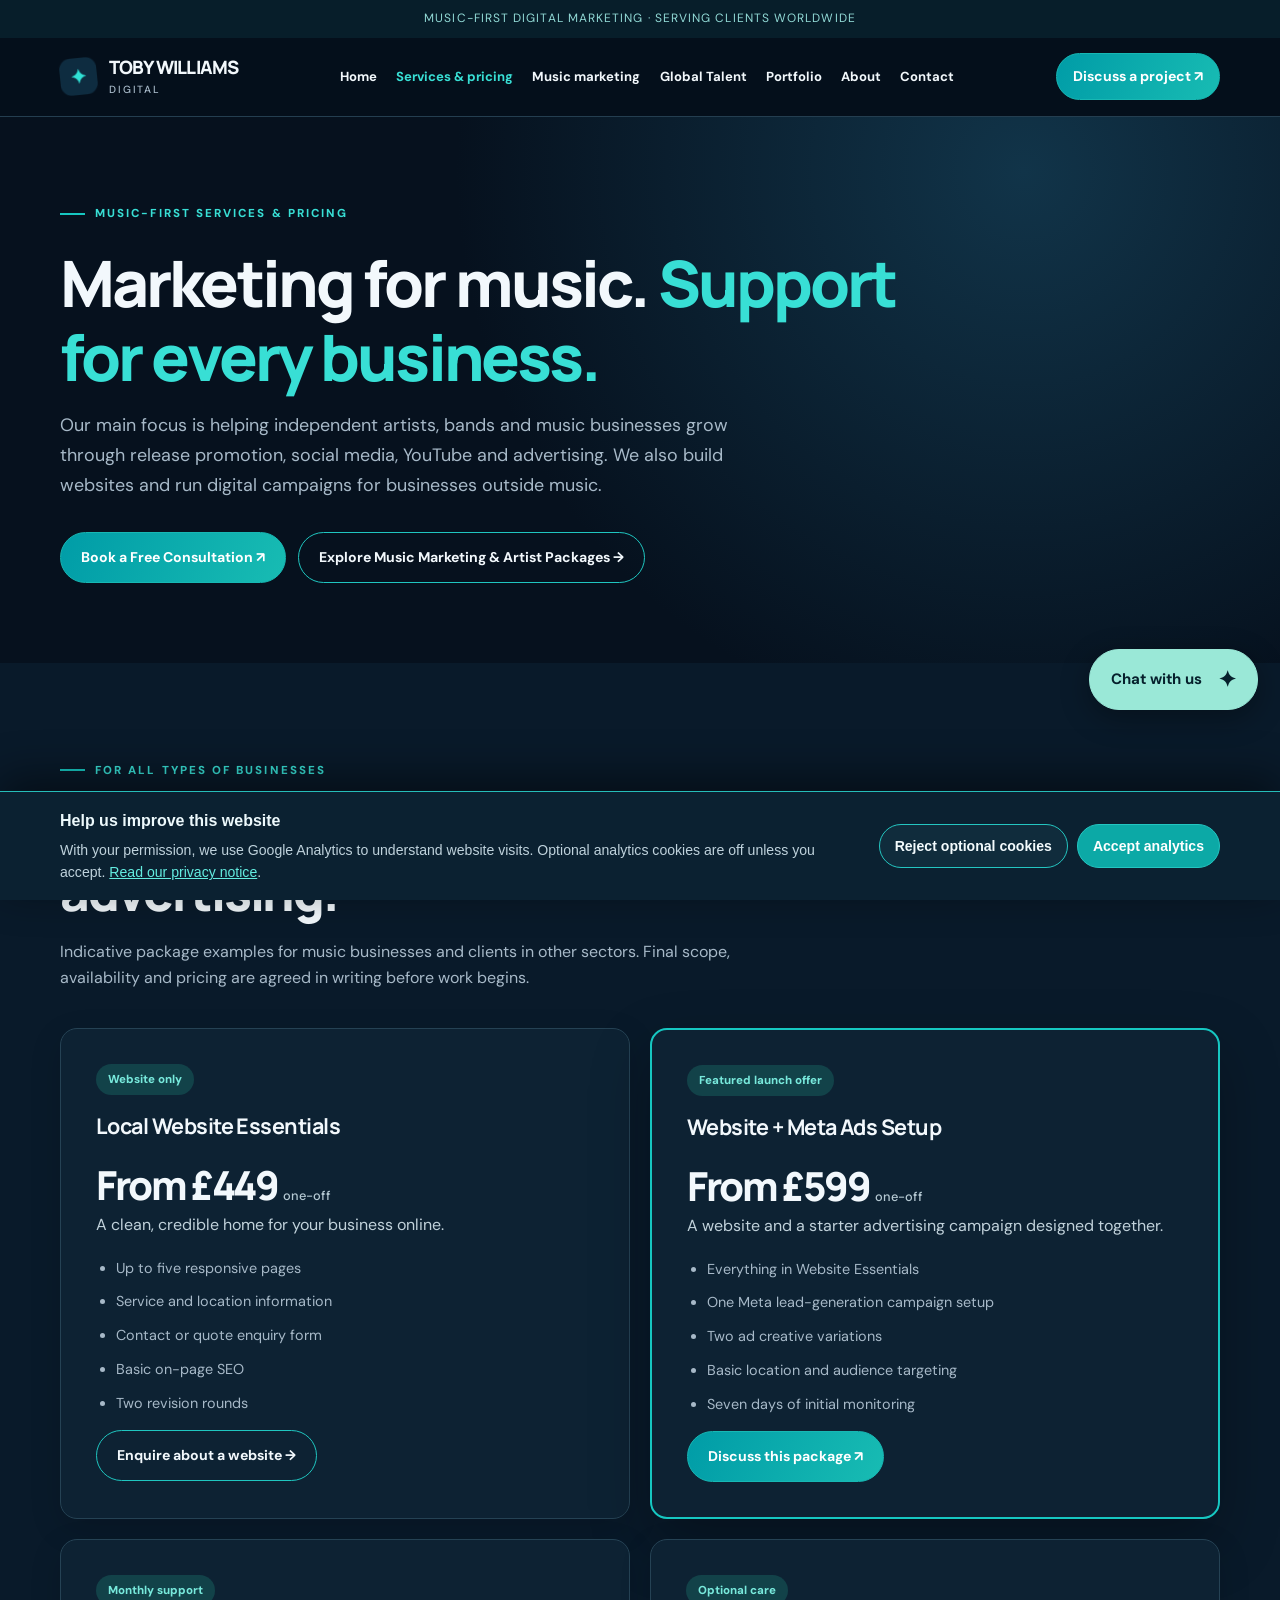
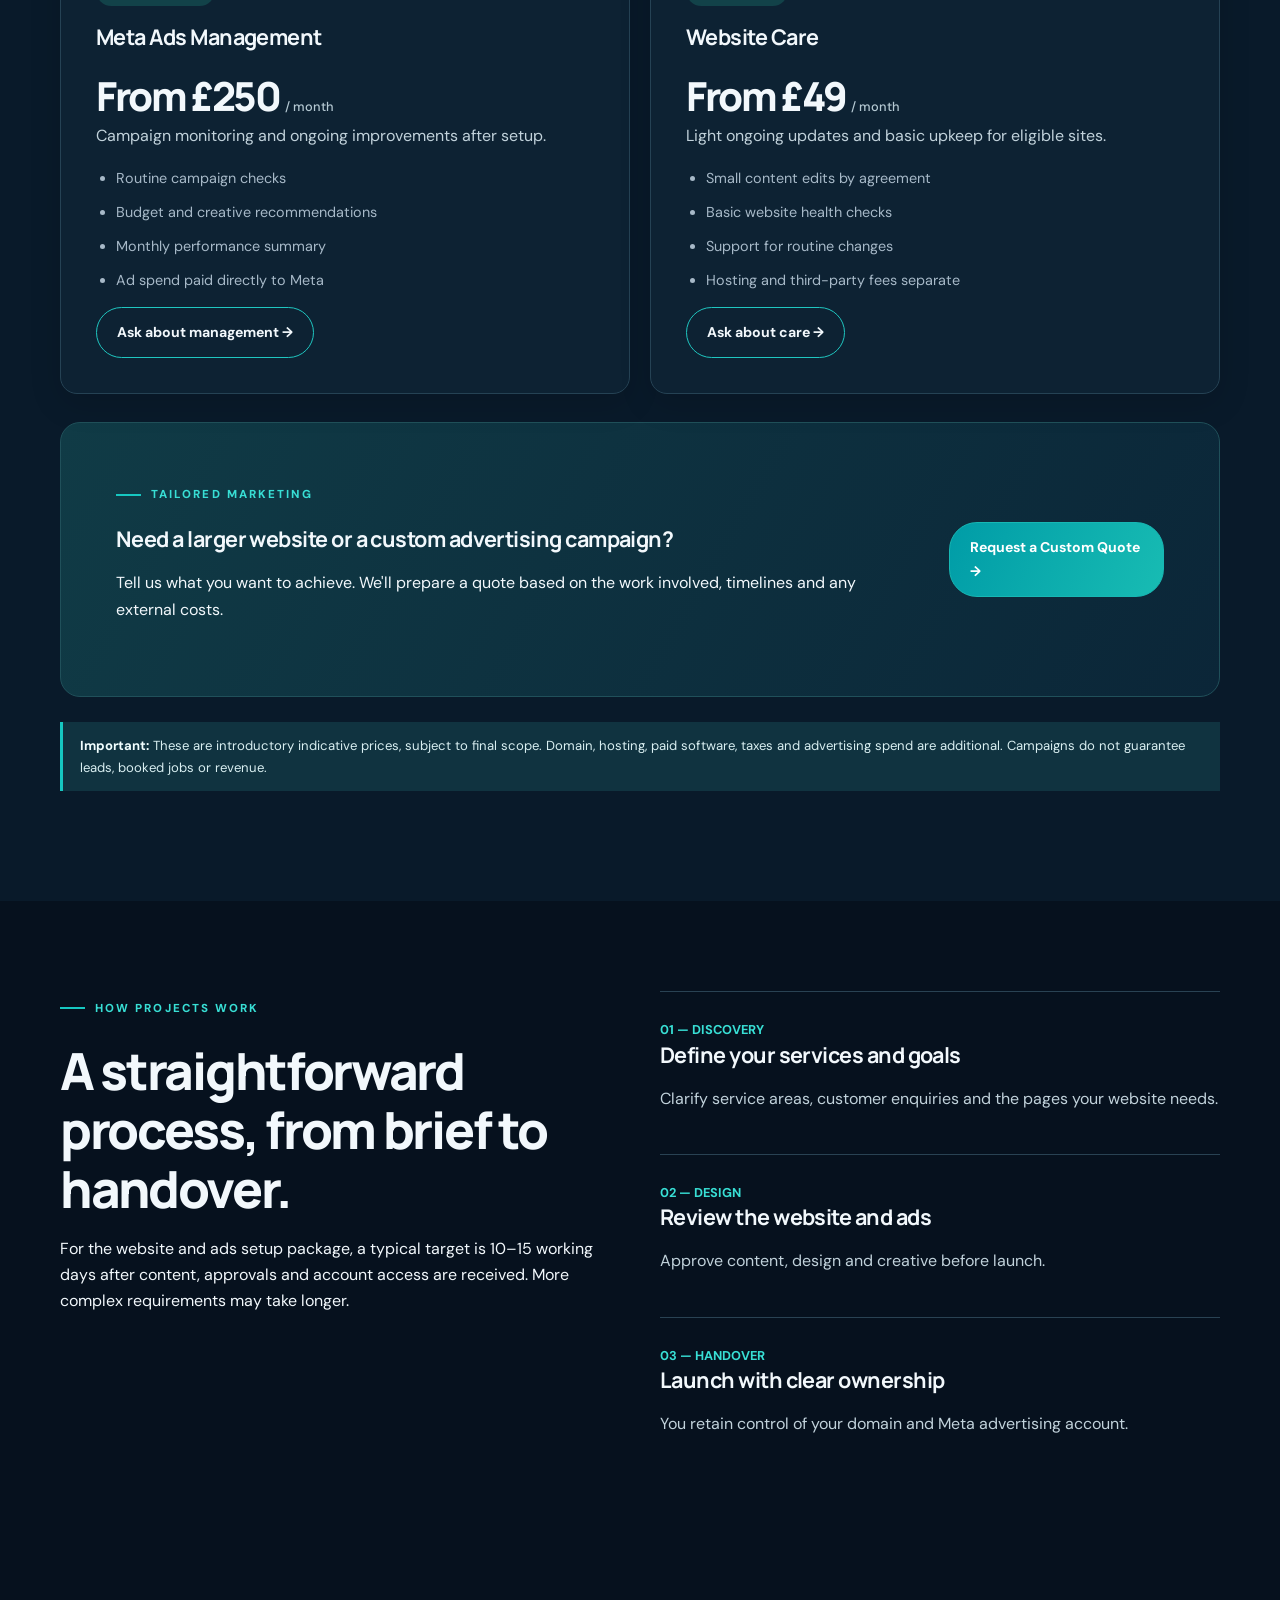
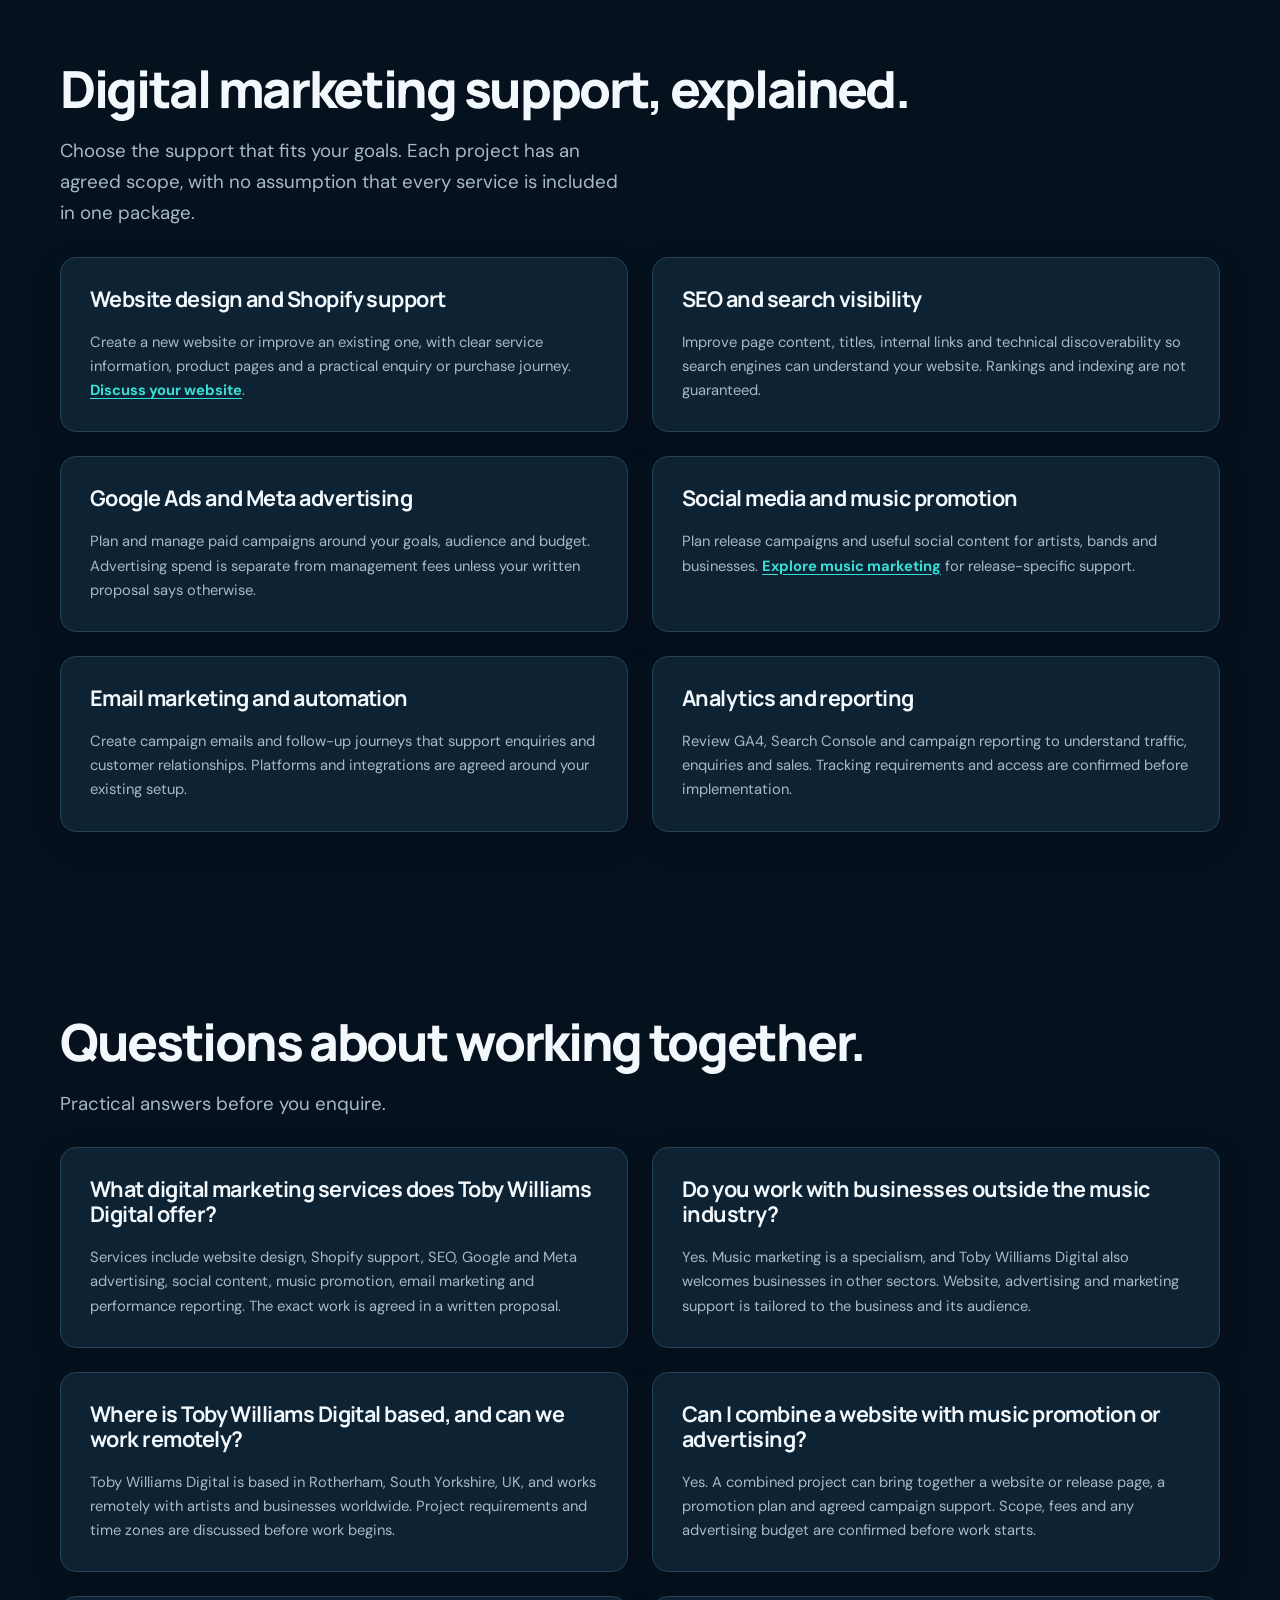
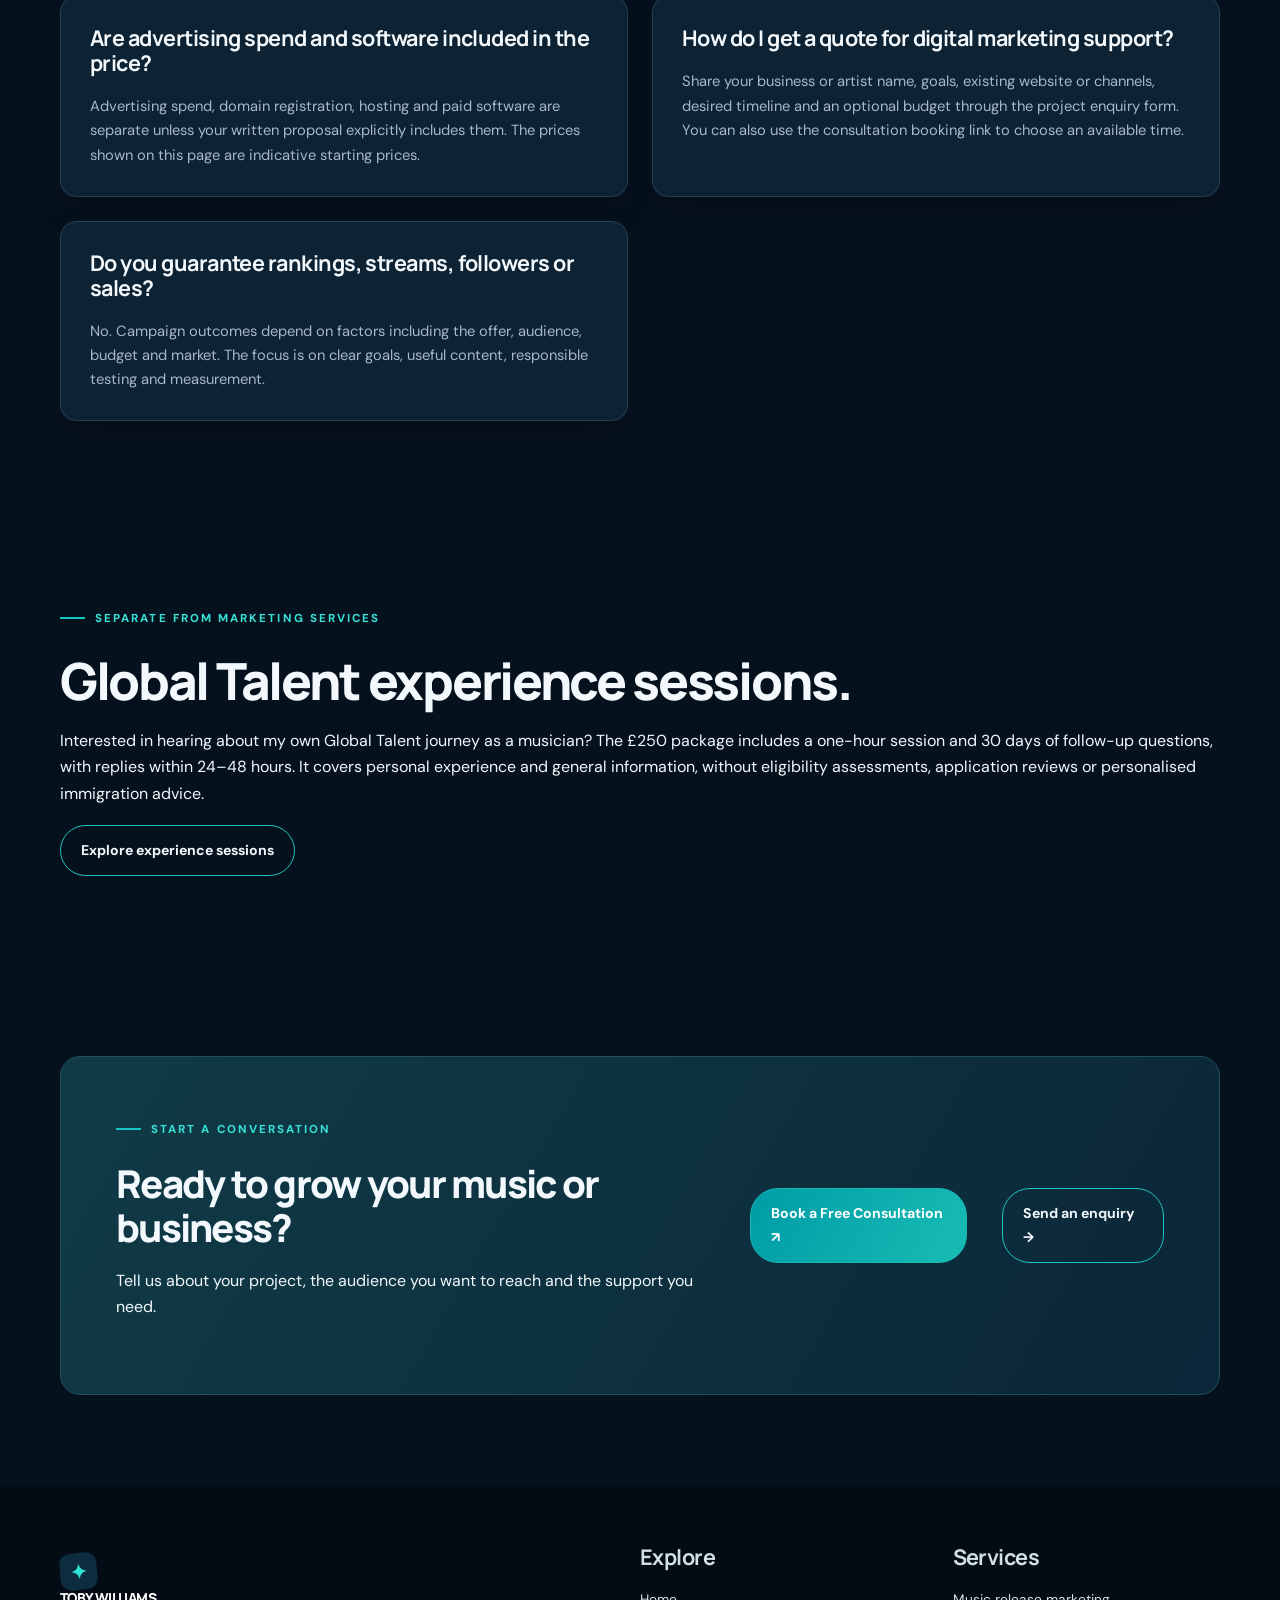
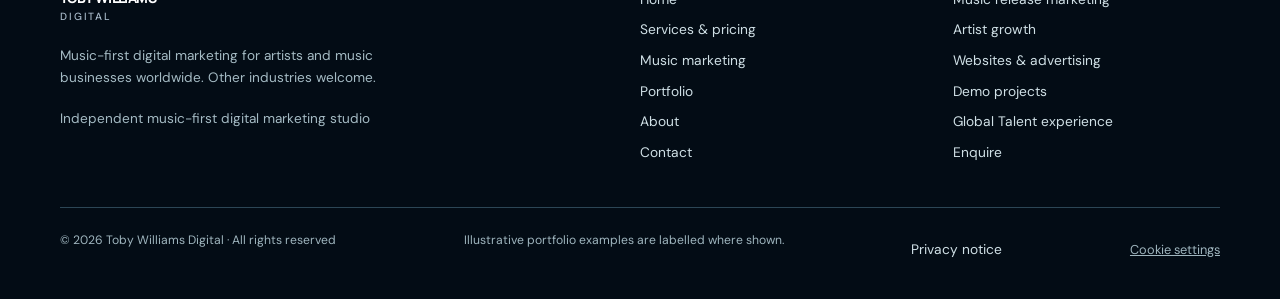
<file: services.html>
<!DOCTYPE html>

<html lang="en-GB"><head><meta charset="utf-8"/><meta content="width=device-width,initial-scale=1" name="viewport"/><meta content="#06111e" name="theme-color"/><title>Digital Marketing Services for Music &amp; Business | Toby Williams Digital</title><meta content="Website design, Shopify, SEO, Google and Meta ads, email marketing and reporting for artists and businesses. UK-based, working worldwide." name="description"/><meta content="index,follow" name="robots"/><style>
@import url('https://fonts.googleapis.com/css2?family=DM+Sans:wght@400;500;600;700&family=Manrope:wght@400;500;600;700;800&display=swap');
:root{--ink:#0b2033;--navy:#10283b;--muted:#536577;--teal:#0b8b88;--teal2:#bff2e5;--cream:#f7f7f3;--line:#dce5e6;--white:#fff;--shadow:0 22px 65px rgba(8,33,49,.11)}*{box-sizing:border-box}html{scroll-behavior:smooth}body{margin:0;font:16px/1.65 'DM Sans',Arial,sans-serif;color:var(--ink);background:var(--cream)}h1,h2,h3,h4{font-family:Manrope,Arial,sans-serif;line-height:1.15;letter-spacing:-.045em;margin:0 0 18px}h1{font-size:clamp(2.8rem,6vw,5.6rem);font-weight:800}h2{font-size:clamp(2rem,4vw,3.3rem);font-weight:800}h3{font-size:1.35rem;letter-spacing:-.025em}p{margin:0 0 18px}a{color:inherit}a:focus-visible,button:focus-visible,input:focus-visible,textarea:focus-visible,select:focus-visible{outline:3px solid #08a6a1;outline-offset:3px}.wrap{width:min(1160px,calc(100% - 44px));margin:auto}.topbar{background:#092333;color:#d8f1ee;text-align:center;font-size:.75rem;letter-spacing:.09em;text-transform:uppercase;padding:9px 15px}.header{position:sticky;top:0;z-index:50;background:rgba(247,247,243,.96);backdrop-filter:blur(14px);border-bottom:1px solid var(--line)}.nav{display:flex;justify-content:space-between;align-items:center;min-height:78px;gap:24px}.brand{text-decoration:none;font:800 1.15rem/1.2 Manrope,Arial;letter-spacing:-.045em;display:flex;align-items:center;gap:12px}.brandmark{width:37px;height:37px;background:var(--navy);border-radius:11px;display:grid;place-items:center;color:#9ae8d7;font-size:20px;transform:rotate(-6deg)}.brand small{display:block;font:500 .65rem/1.4 'DM Sans',Arial;letter-spacing:.18em;text-transform:uppercase;color:var(--muted);margin-top:4px}.links{display:flex;align-items:center;gap:29px}.links a{text-decoration:none;font-size:.88rem;font-weight:700}.links a:hover,.links a[aria-current=page]{color:var(--teal)}.btn{display:inline-flex;align-items:center;justify-content:center;gap:10px;background:var(--teal);border:1px solid var(--teal);border-radius:9px;padding:13px 20px;color:#fff;font-weight:700;text-decoration:none;font-size:.88rem;cursor:pointer;transition:transform .2s,background .2s}.btn:hover{transform:translateY(-2px);background:#086d6b}.btn.light{background:#fff;border-color:#fff;color:var(--navy)}.btn.outline{background:transparent;border-color:#b7c9cb;color:var(--ink)}.btn.outline:hover{background:#edf5f3}.navcta{padding:11px 16px}.menu-btn{display:none;background:none;border:0;font-size:1.6rem;color:var(--ink);cursor:pointer}.eyebrow{display:inline-flex;align-items:center;gap:10px;text-transform:uppercase;letter-spacing:.18em;font-weight:800;color:var(--teal);font-size:.72rem;margin-bottom:23px}.eyebrow:before{content:'';display:block;width:25px;height:2px;background:var(--teal)}.hero{padding:98px 0 90px;overflow:hidden}.hero-grid{display:grid;grid-template-columns:1.05fr .95fr;gap:68px;align-items:center}.lead{font-size:1.17rem;color:var(--muted);max-width:560px}.actions{display:flex;gap:12px;flex-wrap:wrap;margin:32px 0}.micro{font-size:.79rem;color:var(--muted)}.hero-art{background:var(--navy);border-radius:22px;padding:26px;min-height:470px;position:relative;box-shadow:var(--shadow);overflow:hidden}.art-top{display:flex;align-items:center;justify-content:space-between;color:#c4e5df;font-size:.72rem;letter-spacing:.1em}.dots{display:flex;gap:6px}.dots i{height:7px;width:7px;border-radius:50%;background:#72a6a7}.art-browser{margin-top:25px;background:#fff;border-radius:13px;overflow:hidden;box-shadow:0 15px 40px rgba(0,0,0,.24);transform:rotate(-3deg)}.art-browser-head{display:flex;align-items:center;justify-content:space-between;padding:15px 20px;border-bottom:1px solid #e3ecee;font-size:.8rem;font-weight:800}.art-browser-body{padding:35px 30px;background:linear-gradient(115deg,#f7faf9 54%,#d3ebe6)}.art-browser-body strong{display:block;font:800 1.8rem/1.2 Manrope;max-width:270px;letter-spacing:-.04em}.art-browser-body p{font-size:.8rem;max-width:240px;margin-top:13px}.art-mini{display:flex;gap:9px;margin-top:23px}.art-mini span{height:30px;background:var(--teal);border-radius:6px;width:105px}.art-mini span+span{background:#e1ece9;width:70px}.art-cards{display:grid;grid-template-columns:repeat(3,1fr);gap:8px;padding:18px}.art-cards span{height:68px;border-radius:6px;background:#e9f2f0}.float-chip{position:absolute;bottom:26px;right:15px;background:#d1fae9;padding:15px 19px;border-radius:10px;box-shadow:0 10px 35px rgba(0,0,0,.2);font-size:.85rem;font-weight:800;transform:rotate(5deg)}.statline{display:grid;grid-template-columns:repeat(3,1fr);gap:25px;border-top:1px solid var(--line);padding:30px 0 45px}.statline div{font-size:.86rem;color:var(--muted)}.statline strong{display:block;color:var(--ink);font-size:1rem;margin-bottom:3px}.section{padding:90px 0}.section.white{background:#fff}.section.dark{background:var(--navy);color:#fff}.section.dark p{color:#c8d7df}.section-intro{max-width:670px;margin-bottom:37px}.section-intro p{color:var(--muted)}.grid3{display:grid;grid-template-columns:repeat(3,1fr);gap:19px}.card{background:#fff;border:1px solid var(--line);border-radius:16px;padding:29px;box-shadow:0 5px 20px rgba(6,35,54,.025)}.card .num{color:var(--teal);font-weight:800;font-size:.8rem;margin-bottom:25px}.card p{color:var(--muted);font-size:.92rem}.card a{color:var(--teal);font-weight:700;text-decoration:none}.service-icon{width:44px;height:44px;background:#e4f5f0;border-radius:10px;display:grid;place-items:center;color:#007d7a;font-size:1.4rem;margin-bottom:25px}.case{display:grid;grid-template-columns:.9fr 1.1fr;gap:45px;align-items:center}.case-visual{background:#d8eae5;border-radius:18px;padding:24px;overflow:hidden}.case-site{background:#fff;border-radius:11px;box-shadow:var(--shadow);overflow:hidden}.case-head{padding:13px 16px;display:flex;justify-content:space-between;border-bottom:1px solid #e6eeef;font-size:.7rem;font-weight:800}.case-body{background:linear-gradient(110deg,#fff 55%,#bfe1d9);padding:40px 23px 55px}.case-body h3{font-size:1.6rem;max-width:280px}.case-body p{font-size:.74rem;max-width:280px}.tag{display:inline-flex;border-radius:30px;background:#e6f5f0;color:#096b66;font-size:.72rem;font-weight:800;padding:6px 12px;margin-bottom:19px}.list-check{list-style:none;padding:0;margin:24px 0}.list-check li{padding:9px 0;border-bottom:1px solid #e3e9e8}.list-check li:before{content:'✓';color:var(--teal);font-weight:900;margin-right:10px}.pricing{display:grid;grid-template-columns:repeat(2,1fr);gap:20px}.price-card{padding:35px;border:1px solid var(--line);background:#fff;border-radius:17px}.price-card.featured{border:2px solid var(--teal);box-shadow:var(--shadow)}.price{font:800 2.5rem Manrope;letter-spacing:-.06em}.price small{font:500 .8rem 'DM Sans';letter-spacing:0;color:var(--muted)}.price-card ul{padding-left:20px;color:var(--muted);font-size:.9rem}.price-card li{margin:10px 0}.small-note{font-size:.8rem;color:var(--muted)}.ad-image{width:100%;height:auto;display:block;border:1px solid var(--line);border-radius:16px}.callout{border-radius:20px;padding:55px;background:#d8f4ea;display:flex;align-items:center;justify-content:space-between;gap:35px}.callout h2{font-size:clamp(1.9rem,3vw,2.8rem);max-width:630px}.pagehead{padding:80px 0 48px}.pagehead h1{font-size:clamp(2.7rem,5vw,4.5rem);max-width:850px}.pagehead p{max-width:700px;color:var(--muted);font-size:1.12rem}.two-col{display:grid;grid-template-columns:1fr 1fr;gap:40px}.step{padding:24px 0;border-top:1px solid var(--line)}.step strong{color:var(--teal);font-size:.8rem}.contact-box{background:#fff;padding:32px;border:1px solid var(--line);border-radius:16px}.field{margin-bottom:17px}.field label{display:block;font-size:.86rem;font-weight:800;margin-bottom:7px}.field input,.field select,.field textarea{width:100%;padding:13px 14px;border:1px solid #bac9cd;border-radius:8px;background:#fff;font:inherit;font-size:.92rem;color:var(--ink)}.field textarea{min-height:135px;resize:vertical}.notice{background:#e9f6f3;border-left:3px solid var(--teal);padding:13px 17px;font-size:.82rem;margin:20px 0}.success{display:none;margin-top:15px;padding:17px;background:#d7f5e8;border-radius:9px}.success.show{display:block}.footer{background:#081d2c;color:#d0e0e6;padding:60px 0 30px}.footer-grid{display:grid;grid-template-columns:2fr 1fr 1fr;gap:45px}.footer a{color:#d0e0e6;text-decoration:none;display:block;margin:8px 0;font-size:.86rem}.footer .brand{color:#fff}.footer p{font-size:.85rem;color:#a5bbc4}.foot-bottom{border-top:1px solid #2c4655;margin-top:35px;padding-top:22px;font-size:.76rem;color:#9fb5be;display:flex;justify-content:space-between;gap:20px}.spacer{height:30px}.skip{position:absolute;left:-9999px;top:0}.skip:focus{left:10px;top:10px;background:#fff;padding:12px;z-index:100}.project-link{word-break:break-word}.placeholder{background:#fff5d8;border:1px solid #e8d49b;border-radius:9px;padding:13px;font-size:.85rem;color:#6d520f}.highlight{color:var(--teal)}
@media(max-width:900px){.hero-grid,.case,.two-col{grid-template-columns:1fr}.hero-art{min-height:400px;max-width:600px}.grid3{grid-template-columns:1fr 1fr}.links{gap:13px}.links a{font-size:.79rem}.navcta{display:none}.footer-grid{grid-template-columns:1fr 1fr}.footer-grid>div:first-child{grid-column:span 2}}
@media(max-width:650px){.wrap{width:min(100% - 34px,1160px)}.nav{min-height:68px}.menu-btn{display:block}.links{display:none;position:absolute;top:100%;left:0;right:0;background:var(--cream);border-bottom:1px solid var(--line);padding:22px;flex-direction:column;align-items:stretch;gap:18px;box-shadow:var(--shadow)}.links.open{display:flex}.links a{font-size:1rem}.hero{padding:55px 0}.hero-grid{gap:20px}.hero-art{min-height:340px;padding:16px}.art-browser-body{padding:23px}.art-browser-body strong{font-size:1.4rem}.statline{grid-template-columns:1fr;gap:15px}.statline div{border-bottom:1px solid var(--line);padding-bottom:12px}.section{padding:62px 0}.grid3,.pricing,.two-col{grid-template-columns:1fr}.callout{padding:29px;display:block}.callout .btn{margin-top:10px}.pagehead{padding:55px 0 30px}.footer-grid{grid-template-columns:1fr;gap:25px}.footer-grid>div:first-child{grid-column:auto}.foot-bottom{display:block}.contact-box{padding:22px}.case{gap:22px}}
@media(prefers-reduced-motion:reduce){html{scroll-behavior:auto}*,*:before,*:after{transition:none!important}}


/* V2: tighter, more confident mobile presentation */
.hero{padding:76px 0 68px}.hero-grid{gap:42px;grid-template-columns:1.03fr .97fr}
.hero h1{font-size:clamp(2.65rem,5.4vw,4.9rem);line-height:1.12;letter-spacing:-.055em;max-width:680px}
.hero .lead{font-size:1.06rem;line-height:1.7;max-width:510px}
.hero .actions{margin:25px 0 20px}.hero .btn{font-size:.91rem}
.hero-art{min-height:400px}.hero .eyebrow{margin-bottom:18px}
.hero-proof{display:flex;flex-wrap:wrap;gap:8px 18px;align-items:center;margin:19px 0 0;padding:0;list-style:none;color:var(--muted);font-size:.8rem}
.hero-proof li:before{content:'✓';color:var(--teal);font-weight:900;margin-right:7px}
.feature-link{display:inline-flex;align-items:center;gap:8px;font-weight:800;color:var(--teal);text-decoration:none;font-size:.86rem;margin-top:12px}
.hero-art .float-chip{font-size:.76rem}.art-browser-body strong{font-size:1.65rem}
@media(max-width:900px){.hero-grid{grid-template-columns:1fr}.hero-art{max-width:650px}}
@media(max-width:650px){
 .hero{padding:39px 0 47px}.hero-grid{gap:28px}.hero h1{font-size:clamp(2.45rem,10.7vw,3.65rem);line-height:1.13;letter-spacing:-.052em;margin-bottom:17px}
 .hero .eyebrow{font-size:.67rem;letter-spacing:.12em;margin-bottom:15px}
 .hero .lead{font-size:1rem;line-height:1.62}.hero .actions{display:grid;grid-template-columns:1fr;gap:10px;margin:22px 0 15px}
 .hero .btn{width:100%;padding:13px 15px}.hero-art{min-height:300px;padding:17px}.art-browser{margin-top:15px}
 .hero-proof{gap:5px 15px;font-size:.74rem;margin-top:10px}.hero .micro{margin:0}
 .statline{padding-top:18px}.section{padding:55px 0}.art-browser-body{padding:20px}.art-browser-body strong{font-size:1.3rem}
}
</style><link rel="canonical" href="https://tobywilliamsdigital.co.uk/services.html"/><link rel="stylesheet" href="analytics-consent.css"/><link rel="stylesheet" href="bold-dark-preview.css"/><link rel="stylesheet" href="chatbot.css"/><meta property="og:type" content="website"/><meta property="og:site_name" content="Toby Williams Digital"/><meta property="og:title" content="Digital marketing services and pricing | Toby Williams Digital"/><meta property="og:description" content="Website design, Shopify, SEO, Google and Meta ads, email marketing and reporting for artists and businesses. UK-based, working worldwide."/><meta property="og:url" content="https://tobywilliamsdigital.co.uk/services.html"/><meta property="og:locale" content="en_GB"/><meta name="twitter:card" content="summary"/><script type="application/ld+json">{"@context":"https://schema.org","@graph":[{"@type":"WebPage","@id":"https://tobywilliamsdigital.co.uk/services.html#webpage","url":"https://tobywilliamsdigital.co.uk/services.html","name":"Digital marketing services and pricing | Toby Williams Digital","description":"Website design, Shopify, SEO, Google and Meta ads, email marketing and reporting for artists and businesses. UK-based, working worldwide.","inLanguage":"en-GB","publisher":{"@id":"https://tobywilliamsdigital.co.uk/#organization"},"isPartOf":{"@id":"https://tobywilliamsdigital.co.uk/#website"},"breadcrumb":{"@id":"https://tobywilliamsdigital.co.uk/services.html#breadcrumb"},"mainEntity":{"@id":"https://tobywilliamsdigital.co.uk/services.html#catalog"}},{"@type":"BreadcrumbList","@id":"https://tobywilliamsdigital.co.uk/services.html#breadcrumb","itemListElement":[{"@type":"ListItem","position":1,"name":"Home","item":"https://tobywilliamsdigital.co.uk/"},{"@type":"ListItem","position":2,"name":"Digital marketing services and pricing","item":"https://tobywilliamsdigital.co.uk/services.html"}]},{"@type":"OfferCatalog","@id":"https://tobywilliamsdigital.co.uk/services.html#catalog","name":"Digital marketing services","itemListElement":[{"@type":"Offer","itemOffered":{"@type":"Service","name":"Website design and Shopify support","description":"Create a new website or improve an existing one, with clear service information, product pages and a practical enquiry or purchase journey. Discuss your website.","provider":{"@id":"https://tobywilliamsdigital.co.uk/#organization"},"url":"https://tobywilliamsdigital.co.uk/services.html#digital-marketing-support"}},{"@type":"Offer","itemOffered":{"@type":"Service","name":"SEO and search visibility","description":"Improve page content, titles, internal links and technical discoverability so search engines can understand your website. Rankings and indexing are not guaranteed.","provider":{"@id":"https://tobywilliamsdigital.co.uk/#organization"},"url":"https://tobywilliamsdigital.co.uk/services.html#digital-marketing-support"}},{"@type":"Offer","itemOffered":{"@type":"Service","name":"Google Ads and Meta advertising","description":"Plan and manage paid campaigns around your goals, audience and budget. Advertising spend is separate from management fees unless your written proposal says otherwise.","provider":{"@id":"https://tobywilliamsdigital.co.uk/#organization"},"url":"https://tobywilliamsdigital.co.uk/services.html#digital-marketing-support"}},{"@type":"Offer","itemOffered":{"@type":"Service","name":"Social media and music promotion","description":"Plan release campaigns and useful social content for artists, bands and businesses. Explore music marketing for release-specific support.","provider":{"@id":"https://tobywilliamsdigital.co.uk/#organization"},"url":"https://tobywilliamsdigital.co.uk/services.html#digital-marketing-support"}},{"@type":"Offer","itemOffered":{"@type":"Service","name":"Email marketing and automation","description":"Create campaign emails and follow-up journeys that support enquiries and customer relationships. Platforms and integrations are agreed around your existing setup.","provider":{"@id":"https://tobywilliamsdigital.co.uk/#organization"},"url":"https://tobywilliamsdigital.co.uk/services.html#digital-marketing-support"}},{"@type":"Offer","itemOffered":{"@type":"Service","name":"Analytics and reporting","description":"Review GA4, Search Console and campaign reporting to understand traffic, enquiries and sales. Tracking requirements and access are confirmed before implementation.","provider":{"@id":"https://tobywilliamsdigital.co.uk/#organization"},"url":"https://tobywilliamsdigital.co.uk/services.html#digital-marketing-support"}}]}]}</script></head><body><a class="skip" href="#main">Skip to content</a><div class="topbar">Music-first digital marketing · Serving clients worldwide</div><header class="header"><nav aria-label="Main navigation" class="nav wrap"><a class="brand" href="index.html"><span aria-hidden="true" class="brandmark">✦</span><span>TOBY WILLIAMS<small>Digital</small></span></a><button aria-controls="navlinks" aria-expanded="false" aria-label="Toggle navigation" class="menu-btn" type="button">☰</button><div class="links" id="navlinks"><a href="index.html">Home</a><a aria-current="page" href="services.html">Services &amp; pricing</a><a href="music-marketing.html">Music marketing</a><a href="global-talent-experience.html">Global Talent</a><a href="portfolio.html">Portfolio</a><a href="about.html">About</a><a href="contact.html">Contact</a></div><a class="btn navcta" href="contact.html">Discuss a project ↗</a></nav></header><main id="main"><section class="pagehead"><div class="wrap"><span class="eyebrow">Music-first services &amp; pricing</span><h1>Marketing for music. <span class="highlight">Support for every business.</span></h1><p>Our main focus is helping independent artists, bands and music businesses grow through release promotion, social media, YouTube and advertising. We also build websites and run digital campaigns for businesses outside music.</p><div class="actions"><a class="btn" href="https://calendly.com/hello-tobywilliamsdigital/free-digital-marketing-consultation" target="_blank" rel="noopener noreferrer" aria-label="Book a free 20-minute digital marketing consultation (opens in a new tab)">Book a Free Consultation ↗</a><a class="btn outline" href="music-marketing.html">Explore Music Marketing &amp; Artist Packages →</a></div></div></section><section class="section white"><div class="wrap"><div class="section-intro"><span class="eyebrow">For all types of businesses</span><h2>Websites and digital advertising.</h2><p>Indicative package examples for music businesses and clients in other sectors. Final scope, availability and pricing are agreed in writing before work begins.</p></div><div class="pricing"><article class="price-card"><span class="tag">Website only</span><h3>Local Website Essentials</h3><div class="price">From £449 <small>one-off</small></div><p>A clean, credible home for your business online.</p><ul><li>Up to five responsive pages</li><li>Service and location information</li><li>Contact or quote enquiry form</li><li>Basic on-page SEO</li><li>Two revision rounds</li></ul><a class="btn outline" href="contact.html">Enquire about a website →</a></article><article class="price-card featured"><span class="tag">Featured launch offer</span><h3>Website + Meta Ads Setup</h3><div class="price">From £599 <small>one-off</small></div><p>A website and a starter advertising campaign designed together.</p><ul><li>Everything in Website Essentials</li><li>One Meta lead-generation campaign setup</li><li>Two ad creative variations</li><li>Basic location and audience targeting</li><li>Seven days of initial monitoring</li></ul><a class="btn" href="contact.html">Discuss this package ↗</a></article><article class="price-card"><span class="tag">Monthly support</span><h3>Meta Ads Management</h3><div class="price">From £250 <small>/ month</small></div><p>Campaign monitoring and ongoing improvements after setup.</p><ul><li>Routine campaign checks</li><li>Budget and creative recommendations</li><li>Monthly performance summary</li><li>Ad spend paid directly to Meta</li></ul><a class="btn outline" href="contact.html">Ask about management →</a></article><article class="price-card"><span class="tag">Optional care</span><h3>Website Care</h3><div class="price">From £49 <small>/ month</small></div><p>Light ongoing updates and basic upkeep for eligible sites.</p><ul><li>Small content edits by agreement</li><li>Basic website health checks</li><li>Support for routine changes</li><li>Hosting and third-party fees separate</li></ul><a class="btn outline" href="contact.html">Ask about care →</a></article></div><div class="callout" style="margin-top:28px"><div><span class="eyebrow">Tailored marketing</span><h3>Need a larger website or a custom advertising campaign?</h3><p>Tell us what you want to achieve. We'll prepare a quote based on the work involved, timelines and any external costs.</p></div><a class="btn" href="contact.html">Request a Custom Quote →</a></div><div class="notice" style="margin-top:25px"><strong>Important:</strong> These are introductory indicative prices, subject to final scope. Domain, hosting, paid software, taxes and advertising spend are additional. Campaigns do not guarantee leads, booked jobs or revenue.</div></div></section><section class="section"><div class="wrap two-col"><div><span class="eyebrow">How projects work</span><h2>A straightforward process, from brief to handover.</h2><p>For the website and ads setup package, a typical target is 10–15 working days after content, approvals and account access are received. More complex requirements may take longer.</p></div><div><div class="step"><strong>01 — DISCOVERY</strong><h3>Define your services and goals</h3><p>Clarify service areas, customer enquiries and the pages your website needs.</p></div><div class="step"><strong>02 — DESIGN</strong><h3>Review the website and ads</h3><p>Approve content, design and creative before launch.</p></div><div class="step"><strong>03 — HANDOVER</strong><h3>Launch with clear ownership</h3><p>You retain control of your domain and Meta advertising account.</p></div></div></div></section><section class="section" id="digital-marketing-support"><div class="wrap"><h2>Digital marketing support, explained.</h2><p class="lead">Choose the support that fits your goals. Each project has an agreed scope, with no assumption that every service is included in one package.</p><div class="answer-grid"><article class="card"><h3>Website design and Shopify support</h3><p>Create a new website or improve an existing one, with clear service information, product pages and a practical enquiry or purchase journey. <a href="contact.html">Discuss your website</a>.</p></article><article class="card"><h3>SEO and search visibility</h3><p>Improve page content, titles, internal links and technical discoverability so search engines can understand your website. Rankings and indexing are not guaranteed.</p></article><article class="card"><h3>Google Ads and Meta advertising</h3><p>Plan and manage paid campaigns around your goals, audience and budget. Advertising spend is separate from management fees unless your written proposal says otherwise.</p></article><article class="card"><h3>Social media and music promotion</h3><p>Plan release campaigns and useful social content for artists, bands and businesses. <a href="music-marketing.html">Explore music marketing</a> for release-specific support.</p></article><article class="card"><h3>Email marketing and automation</h3><p>Create campaign emails and follow-up journeys that support enquiries and customer relationships. Platforms and integrations are agreed around your existing setup.</p></article><article class="card"><h3>Analytics and reporting</h3><p>Review GA4, Search Console and campaign reporting to understand traffic, enquiries and sales. Tracking requirements and access are confirmed before implementation.</p></article></div></div></section><section class="section" id="service-questions"><div class="wrap"><h2>Questions about working together.</h2><p class="lead">Practical answers before you enquire.</p><div class="answer-grid"><article class="card"><h3>What digital marketing services does Toby Williams Digital offer?</h3><p>Services include website design, Shopify support, SEO, Google and Meta advertising, social content, music promotion, email marketing and performance reporting. The exact work is agreed in a written proposal.</p></article><article class="card"><h3>Do you work with businesses outside the music industry?</h3><p>Yes. Music marketing is a specialism, and Toby Williams Digital also welcomes businesses in other sectors. Website, advertising and marketing support is tailored to the business and its audience.</p></article><article class="card"><h3>Where is Toby Williams Digital based, and can we work remotely?</h3><p>Toby Williams Digital is based in Rotherham, South Yorkshire, UK, and works remotely with artists and businesses worldwide. Project requirements and time zones are discussed before work begins.</p></article><article class="card"><h3>Can I combine a website with music promotion or advertising?</h3><p>Yes. A combined project can bring together a website or release page, a promotion plan and agreed campaign support. Scope, fees and any advertising budget are confirmed before work starts.</p></article><article class="card"><h3>Are advertising spend and software included in the price?</h3><p>Advertising spend, domain registration, hosting and paid software are separate unless your written proposal explicitly includes them. The prices shown on this page are indicative starting prices.</p></article><article class="card"><h3>How do I get a quote for digital marketing support?</h3><p>Share your business or artist name, goals, existing website or channels, desired timeline and an optional budget through the project enquiry form. You can also use the consultation booking link to choose an available time.</p></article><article class="card"><h3>Do you guarantee rankings, streams, followers or sales?</h3><p>No. Campaign outcomes depend on factors including the offer, audience, budget and market. The focus is on clear goals, useful content, responsible testing and measurement.</p></article></div></div></section><section class="section" id="experience-sessions"><div class="wrap"><span class="eyebrow">Separate from marketing services</span><h2>Global Talent experience sessions.</h2><p>Interested in hearing about my own Global Talent journey as a musician? The £250 package includes a one-hour session and 30 days of follow-up questions, with replies within 24–48 hours. It covers personal experience and general information, without eligibility assessments, application reviews or personalised immigration advice.</p><a class="btn outline" href="global-talent-experience.html">Explore experience sessions</a></div></section><section class="section"><div class="wrap"><div class="callout"><div><span class="eyebrow">Start a conversation</span><h2>Ready to grow your music or business?</h2><p>Tell us about your project, the audience you want to reach and the support you need.</p></div><a class="btn" href="https://calendly.com/hello-tobywilliamsdigital/free-digital-marketing-consultation" target="_blank" rel="noopener noreferrer" aria-label="Book a free 20-minute digital marketing consultation (opens in a new tab)">Book a Free Consultation ↗</a> <a class="btn outline" href="contact.html">Send an enquiry →</a></div></div></section></main><footer class="footer"><div class="wrap"><div class="footer-grid"><div><a class="brand" href="index.html"><span aria-hidden="true" class="brandmark">✦</span><span>TOBY WILLIAMS<small>Digital</small></span></a><p style="margin-top:20px;max-width:370px">Music-first digital marketing for artists and music businesses worldwide. Other industries welcome.</p><p>Independent music-first digital marketing studio</p></div><div><h3>Explore</h3><a href="index.html">Home</a><a href="services.html">Services &amp; pricing</a><a href="music-marketing.html">Music marketing</a><a href="portfolio.html">Portfolio</a><a href="about.html">About</a><a href="contact.html">Contact</a></div><div><h3>Services</h3><a href="music-marketing.html">Music release marketing</a><a href="music-marketing.html">Artist growth</a><a href="services.html">Websites &amp; advertising</a><a href="portfolio.html">Demo projects</a><a href="global-talent-experience.html">Global Talent experience</a><a href="contact.html">Enquire</a></div></div><div class="foot-bottom"><span>© 2026 Toby Williams Digital · All rights reserved</span><span>Illustrative portfolio examples are labelled where shown.</span><a href="privacy.html">Privacy notice</a></div></div></footer><script>
const menu=document.querySelector('.menu-btn');const links=document.querySelector('.links');if(menu&&links){menu.addEventListener('click',()=>{const open=links.classList.toggle('open');menu.setAttribute('aria-expanded',String(open));menu.textContent=open?'×':'☰';});document.addEventListener('keydown',e=>{if(e.key==='Escape'){links.classList.remove('open');menu.setAttribute('aria-expanded','false');menu.textContent='☰';}})}const form=document.getElementById('enquiry-form');if(form){form.addEventListener('submit',e=>{e.preventDefault();if(!form.reportValidity())return;const d=new FormData(form);const lines=['Website enquiry (copy-only demonstration)','Name: '+d.get('name'),'Email: '+d.get('email'),'Business: '+d.get('business'),'Service: '+d.get('service'),'Message: '+d.get('message')];const out=document.getElementById('enquiry-result');out.classList.add('show');out.innerHTML='';const p=document.createElement('p');p.textContent='This portfolio is not connected to an inbox. Your enquiry has not been sent or stored. Copy the details below for your records; the site owner must configure an email address before using this form with real prospects.';out.appendChild(p);const area=document.createElement('textarea');area.readOnly=true;area.style.width='100%';area.style.minHeight='170px';area.value=lines.join('\n');out.appendChild(area);const btn=document.createElement('button');btn.className='btn';btn.type='button';btn.textContent='Copy enquiry';btn.addEventListener('click',async()=>{try{await navigator.clipboard.writeText(area.value);btn.textContent='Copied';}catch(e){area.select();btn.textContent='Select and copy the text';}});out.appendChild(btn);out.scrollIntoView({behavior:'smooth',block:'nearest'});});}
</script><script src="analytics-consent.js" defer></script><script src="chatbot.js" defer></script></body></html>
</file>
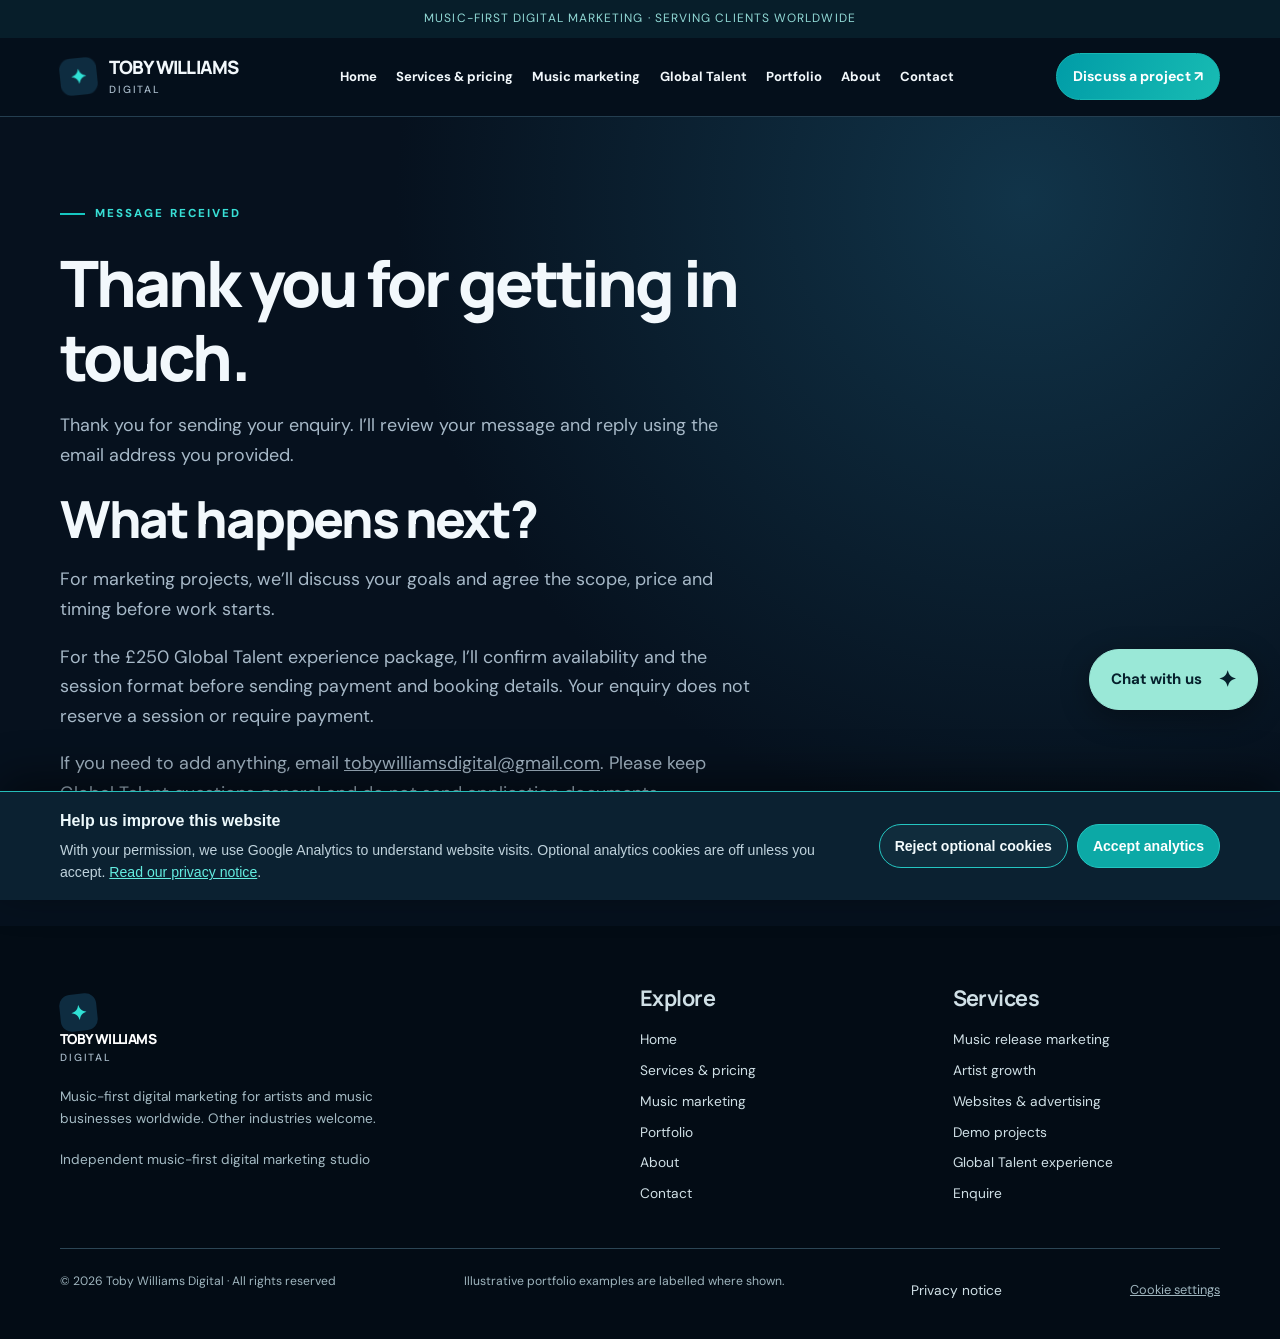
<file: thank-you.html>
<!DOCTYPE html>

<html lang="en-GB"><head><meta charset="utf-8"/><meta content="width=device-width,initial-scale=1" name="viewport"/><meta content="#06111e" name="theme-color"/><title>Thank you — Toby Williams Digital</title><meta content="Thank you — Toby Williams Digital" name="description"/><meta content="noindex,nofollow" name="robots"/><style>
@import url('https://fonts.googleapis.com/css2?family=DM+Sans:wght@400;500;600;700&family=Manrope:wght@400;500;600;700;800&display=swap');
:root{--ink:#0b2033;--navy:#10283b;--muted:#536577;--teal:#0b8b88;--teal2:#bff2e5;--cream:#f7f7f3;--line:#dce5e6;--white:#fff;--shadow:0 22px 65px rgba(8,33,49,.11)}*{box-sizing:border-box}html{scroll-behavior:smooth}body{margin:0;font:16px/1.65 'DM Sans',Arial,sans-serif;color:var(--ink);background:var(--cream)}h1,h2,h3,h4{font-family:Manrope,Arial,sans-serif;line-height:1.15;letter-spacing:-.045em;margin:0 0 18px}h1{font-size:clamp(2.8rem,6vw,5.6rem);font-weight:800}h2{font-size:clamp(2rem,4vw,3.3rem);font-weight:800}h3{font-size:1.35rem;letter-spacing:-.025em}p{margin:0 0 18px}a{color:inherit}a:focus-visible,button:focus-visible,input:focus-visible,textarea:focus-visible,select:focus-visible{outline:3px solid #08a6a1;outline-offset:3px}.wrap{width:min(1160px,calc(100% - 44px));margin:auto}.topbar{background:#092333;color:#d8f1ee;text-align:center;font-size:.75rem;letter-spacing:.09em;text-transform:uppercase;padding:9px 15px}.header{position:sticky;top:0;z-index:50;background:rgba(247,247,243,.96);backdrop-filter:blur(14px);border-bottom:1px solid var(--line)}.nav{display:flex;justify-content:space-between;align-items:center;min-height:78px;gap:24px}.brand{text-decoration:none;font:800 1.15rem/1.2 Manrope,Arial;letter-spacing:-.045em;display:flex;align-items:center;gap:12px}.brandmark{width:37px;height:37px;background:var(--navy);border-radius:11px;display:grid;place-items:center;color:#9ae8d7;font-size:20px;transform:rotate(-6deg)}.brand small{display:block;font:500 .65rem/1.4 'DM Sans',Arial;letter-spacing:.18em;text-transform:uppercase;color:var(--muted);margin-top:4px}.links{display:flex;align-items:center;gap:29px}.links a{text-decoration:none;font-size:.88rem;font-weight:700}.links a:hover,.links a[aria-current=page]{color:var(--teal)}.btn{display:inline-flex;align-items:center;justify-content:center;gap:10px;background:var(--teal);border:1px solid var(--teal);border-radius:9px;padding:13px 20px;color:#fff;font-weight:700;text-decoration:none;font-size:.88rem;cursor:pointer;transition:transform .2s,background .2s}.btn:hover{transform:translateY(-2px);background:#086d6b}.btn.light{background:#fff;border-color:#fff;color:var(--navy)}.btn.outline{background:transparent;border-color:#b7c9cb;color:var(--ink)}.btn.outline:hover{background:#edf5f3}.navcta{padding:11px 16px}.menu-btn{display:none;background:none;border:0;font-size:1.6rem;color:var(--ink);cursor:pointer}.eyebrow{display:inline-flex;align-items:center;gap:10px;text-transform:uppercase;letter-spacing:.18em;font-weight:800;color:var(--teal);font-size:.72rem;margin-bottom:23px}.eyebrow:before{content:'';display:block;width:25px;height:2px;background:var(--teal)}.hero{padding:98px 0 90px;overflow:hidden}.hero-grid{display:grid;grid-template-columns:1.05fr .95fr;gap:68px;align-items:center}.lead{font-size:1.17rem;color:var(--muted);max-width:560px}.actions{display:flex;gap:12px;flex-wrap:wrap;margin:32px 0}.micro{font-size:.79rem;color:var(--muted)}.hero-art{background:var(--navy);border-radius:22px;padding:26px;min-height:470px;position:relative;box-shadow:var(--shadow);overflow:hidden}.art-top{display:flex;align-items:center;justify-content:space-between;color:#c4e5df;font-size:.72rem;letter-spacing:.1em}.dots{display:flex;gap:6px}.dots i{height:7px;width:7px;border-radius:50%;background:#72a6a7}.art-browser{margin-top:25px;background:#fff;border-radius:13px;overflow:hidden;box-shadow:0 15px 40px rgba(0,0,0,.24);transform:rotate(-3deg)}.art-browser-head{display:flex;align-items:center;justify-content:space-between;padding:15px 20px;border-bottom:1px solid #e3ecee;font-size:.8rem;font-weight:800}.art-browser-body{padding:35px 30px;background:linear-gradient(115deg,#f7faf9 54%,#d3ebe6)}.art-browser-body strong{display:block;font:800 1.8rem/1.2 Manrope;max-width:270px;letter-spacing:-.04em}.art-browser-body p{font-size:.8rem;max-width:240px;margin-top:13px}.art-mini{display:flex;gap:9px;margin-top:23px}.art-mini span{height:30px;background:var(--teal);border-radius:6px;width:105px}.art-mini span+span{background:#e1ece9;width:70px}.art-cards{display:grid;grid-template-columns:repeat(3,1fr);gap:8px;padding:18px}.art-cards span{height:68px;border-radius:6px;background:#e9f2f0}.float-chip{position:absolute;bottom:26px;right:15px;background:#d1fae9;padding:15px 19px;border-radius:10px;box-shadow:0 10px 35px rgba(0,0,0,.2);font-size:.85rem;font-weight:800;transform:rotate(5deg)}.statline{display:grid;grid-template-columns:repeat(3,1fr);gap:25px;border-top:1px solid var(--line);padding:30px 0 45px}.statline div{font-size:.86rem;color:var(--muted)}.statline strong{display:block;color:var(--ink);font-size:1rem;margin-bottom:3px}.section{padding:90px 0}.section.white{background:#fff}.section.dark{background:var(--navy);color:#fff}.section.dark p{color:#c8d7df}.section-intro{max-width:670px;margin-bottom:37px}.section-intro p{color:var(--muted)}.grid3{display:grid;grid-template-columns:repeat(3,1fr);gap:19px}.card{background:#fff;border:1px solid var(--line);border-radius:16px;padding:29px;box-shadow:0 5px 20px rgba(6,35,54,.025)}.card .num{color:var(--teal);font-weight:800;font-size:.8rem;margin-bottom:25px}.card p{color:var(--muted);font-size:.92rem}.card a{color:var(--teal);font-weight:700;text-decoration:none}.service-icon{width:44px;height:44px;background:#e4f5f0;border-radius:10px;display:grid;place-items:center;color:#007d7a;font-size:1.4rem;margin-bottom:25px}.case{display:grid;grid-template-columns:.9fr 1.1fr;gap:45px;align-items:center}.case-visual{background:#d8eae5;border-radius:18px;padding:24px;overflow:hidden}.case-site{background:#fff;border-radius:11px;box-shadow:var(--shadow);overflow:hidden}.case-head{padding:13px 16px;display:flex;justify-content:space-between;border-bottom:1px solid #e6eeef;font-size:.7rem;font-weight:800}.case-body{background:linear-gradient(110deg,#fff 55%,#bfe1d9);padding:40px 23px 55px}.case-body h3{font-size:1.6rem;max-width:280px}.case-body p{font-size:.74rem;max-width:280px}.tag{display:inline-flex;border-radius:30px;background:#e6f5f0;color:#096b66;font-size:.72rem;font-weight:800;padding:6px 12px;margin-bottom:19px}.list-check{list-style:none;padding:0;margin:24px 0}.list-check li{padding:9px 0;border-bottom:1px solid #e3e9e8}.list-check li:before{content:'✓';color:var(--teal);font-weight:900;margin-right:10px}.pricing{display:grid;grid-template-columns:repeat(2,1fr);gap:20px}.price-card{padding:35px;border:1px solid var(--line);background:#fff;border-radius:17px}.price-card.featured{border:2px solid var(--teal);box-shadow:var(--shadow)}.price{font:800 2.5rem Manrope;letter-spacing:-.06em}.price small{font:500 .8rem 'DM Sans';letter-spacing:0;color:var(--muted)}.price-card ul{padding-left:20px;color:var(--muted);font-size:.9rem}.price-card li{margin:10px 0}.small-note{font-size:.8rem;color:var(--muted)}.ad-image{width:100%;height:auto;display:block;border:1px solid var(--line);border-radius:16px}.callout{border-radius:20px;padding:55px;background:#d8f4ea;display:flex;align-items:center;justify-content:space-between;gap:35px}.callout h2{font-size:clamp(1.9rem,3vw,2.8rem);max-width:630px}.pagehead{padding:80px 0 48px}.pagehead h1{font-size:clamp(2.7rem,5vw,4.5rem);max-width:850px}.pagehead p{max-width:700px;color:var(--muted);font-size:1.12rem}.two-col{display:grid;grid-template-columns:1fr 1fr;gap:40px}.step{padding:24px 0;border-top:1px solid var(--line)}.step strong{color:var(--teal);font-size:.8rem}.contact-box{background:#fff;padding:32px;border:1px solid var(--line);border-radius:16px}.field{margin-bottom:17px}.field label{display:block;font-size:.86rem;font-weight:800;margin-bottom:7px}.field input,.field select,.field textarea{width:100%;padding:13px 14px;border:1px solid #bac9cd;border-radius:8px;background:#fff;font:inherit;font-size:.92rem;color:var(--ink)}.field textarea{min-height:135px;resize:vertical}.notice{background:#e9f6f3;border-left:3px solid var(--teal);padding:13px 17px;font-size:.82rem;margin:20px 0}.success{display:none;margin-top:15px;padding:17px;background:#d7f5e8;border-radius:9px}.success.show{display:block}.footer{background:#081d2c;color:#d0e0e6;padding:60px 0 30px}.footer-grid{display:grid;grid-template-columns:2fr 1fr 1fr;gap:45px}.footer a{color:#d0e0e6;text-decoration:none;display:block;margin:8px 0;font-size:.86rem}.footer .brand{color:#fff}.footer p{font-size:.85rem;color:#a5bbc4}.foot-bottom{border-top:1px solid #2c4655;margin-top:35px;padding-top:22px;font-size:.76rem;color:#9fb5be;display:flex;justify-content:space-between;gap:20px}.spacer{height:30px}.skip{position:absolute;left:-9999px;top:0}.skip:focus{left:10px;top:10px;background:#fff;padding:12px;z-index:100}.project-link{word-break:break-word}.placeholder{background:#fff5d8;border:1px solid #e8d49b;border-radius:9px;padding:13px;font-size:.85rem;color:#6d520f}.highlight{color:var(--teal)}
@media(max-width:900px){.hero-grid,.case,.two-col{grid-template-columns:1fr}.hero-art{min-height:400px;max-width:600px}.grid3{grid-template-columns:1fr 1fr}.links{gap:13px}.links a{font-size:.79rem}.navcta{display:none}.footer-grid{grid-template-columns:1fr 1fr}.footer-grid>div:first-child{grid-column:span 2}}
@media(max-width:650px){.wrap{width:min(100% - 34px,1160px)}.nav{min-height:68px}.menu-btn{display:block}.links{display:none;position:absolute;top:100%;left:0;right:0;background:var(--cream);border-bottom:1px solid var(--line);padding:22px;flex-direction:column;align-items:stretch;gap:18px;box-shadow:var(--shadow)}.links.open{display:flex}.links a{font-size:1rem}.hero{padding:55px 0}.hero-grid{gap:20px}.hero-art{min-height:340px;padding:16px}.art-browser-body{padding:23px}.art-browser-body strong{font-size:1.4rem}.statline{grid-template-columns:1fr;gap:15px}.statline div{border-bottom:1px solid var(--line);padding-bottom:12px}.section{padding:62px 0}.grid3,.pricing,.two-col{grid-template-columns:1fr}.callout{padding:29px;display:block}.callout .btn{margin-top:10px}.pagehead{padding:55px 0 30px}.footer-grid{grid-template-columns:1fr;gap:25px}.footer-grid>div:first-child{grid-column:auto}.foot-bottom{display:block}.contact-box{padding:22px}.case{gap:22px}}
@media(prefers-reduced-motion:reduce){html{scroll-behavior:auto}*,*:before,*:after{transition:none!important}}


/* V2: tighter, more confident mobile presentation */
.hero{padding:76px 0 68px}.hero-grid{gap:42px;grid-template-columns:1.03fr .97fr}
.hero h1{font-size:clamp(2.65rem,5.4vw,4.9rem);line-height:1.12;letter-spacing:-.055em;max-width:680px}
.hero .lead{font-size:1.06rem;line-height:1.7;max-width:510px}
.hero .actions{margin:25px 0 20px}.hero .btn{font-size:.91rem}
.hero-art{min-height:400px}.hero .eyebrow{margin-bottom:18px}
.hero-proof{display:flex;flex-wrap:wrap;gap:8px 18px;align-items:center;margin:19px 0 0;padding:0;list-style:none;color:var(--muted);font-size:.8rem}
.hero-proof li:before{content:'✓';color:var(--teal);font-weight:900;margin-right:7px}
.feature-link{display:inline-flex;align-items:center;gap:8px;font-weight:800;color:var(--teal);text-decoration:none;font-size:.86rem;margin-top:12px}
.hero-art .float-chip{font-size:.76rem}.art-browser-body strong{font-size:1.65rem}
@media(max-width:900px){.hero-grid{grid-template-columns:1fr}.hero-art{max-width:650px}}
@media(max-width:650px){
 .hero{padding:39px 0 47px}.hero-grid{gap:28px}.hero h1{font-size:clamp(2.45rem,10.7vw,3.65rem);line-height:1.13;letter-spacing:-.052em;margin-bottom:17px}
 .hero .eyebrow{font-size:.67rem;letter-spacing:.12em;margin-bottom:15px}
 .hero .lead{font-size:1rem;line-height:1.62}.hero .actions{display:grid;grid-template-columns:1fr;gap:10px;margin:22px 0 15px}
 .hero .btn{width:100%;padding:13px 15px}.hero-art{min-height:300px;padding:17px}.art-browser{margin-top:15px}
 .hero-proof{gap:5px 15px;font-size:.74rem;margin-top:10px}.hero .micro{margin:0}
 .statline{padding-top:18px}.section{padding:55px 0}.art-browser-body{padding:20px}.art-browser-body strong{font-size:1.3rem}
}
</style><link rel="stylesheet" href="analytics-consent.css"/><link rel="stylesheet" href="bold-dark-preview.css"/><link rel="stylesheet" href="chatbot.css"/></head><body><a class="skip" href="#main">Skip to content</a><div class="topbar">Music-first digital marketing · Serving clients worldwide</div><header class="header"><nav aria-label="Main navigation" class="nav wrap"><a class="brand" href="index.html"><span aria-hidden="true" class="brandmark">✦</span><span>TOBY WILLIAMS<small>Digital</small></span></a><button aria-controls="navlinks" aria-expanded="false" aria-label="Toggle navigation" class="menu-btn" type="button">☰</button><div class="links" id="navlinks"><a href="index.html">Home</a><a href="services.html">Services &amp; pricing</a><a href="music-marketing.html">Music marketing</a><a href="global-talent-experience.html">Global Talent</a><a href="portfolio.html">Portfolio</a><a href="about.html">About</a><a href="contact.html">Contact</a></div><a class="btn navcta" href="contact.html">Discuss a project ↗</a></nav></header><main id="main"><section class="pagehead"><div class="wrap"><span class="eyebrow">Message received</span><h1>Thank you for getting in touch.</h1><p>Thank you for sending your enquiry. I’ll review your message and reply using the email address you provided.</p><h2>What happens next?</h2><p>For marketing projects, we’ll discuss your goals and agree the scope, price and timing before work starts.</p><p>For the £250 Global Talent experience package, I’ll confirm availability and the session format before sending payment and booking details. Your enquiry does not reserve a session or require payment.</p><p>If you need to add anything, email <a href="mailto:tobywilliamsdigital@gmail.com">tobywilliamsdigital@gmail.com</a>. Please keep Global Talent questions general and do not send application documents.</p><a class="btn" href="index.html">Back to homepage</a></div></section></main><footer class="footer"><div class="wrap"><div class="footer-grid"><div><a class="brand" href="index.html"><span aria-hidden="true" class="brandmark">✦</span><span>TOBY WILLIAMS<small>Digital</small></span></a><p style="margin-top:20px;max-width:370px">Music-first digital marketing for artists and music businesses worldwide. Other industries welcome.</p><p>Independent music-first digital marketing studio</p></div><div><h3>Explore</h3><a href="index.html">Home</a><a href="services.html">Services &amp; pricing</a><a href="music-marketing.html">Music marketing</a><a href="portfolio.html">Portfolio</a><a href="about.html">About</a><a href="contact.html">Contact</a></div><div><h3>Services</h3><a href="music-marketing.html">Music release marketing</a><a href="music-marketing.html">Artist growth</a><a href="services.html">Websites &amp; advertising</a><a href="portfolio.html">Demo projects</a><a href="global-talent-experience.html">Global Talent experience</a><a href="contact.html">Enquire</a></div></div><div class="foot-bottom"><span>© 2026 Toby Williams Digital · All rights reserved</span><span>Illustrative portfolio examples are labelled where shown.</span><a href="privacy.html">Privacy notice</a></div></div></footer><script>
const menu=document.querySelector('.menu-btn');const links=document.querySelector('.links');if(menu&&links){menu.addEventListener('click',()=>{const open=links.classList.toggle('open');menu.setAttribute('aria-expanded',String(open));menu.textContent=open?'×':'☰';});document.addEventListener('keydown',e=>{if(e.key==='Escape'){links.classList.remove('open');menu.setAttribute('aria-expanded','false');menu.textContent='☰';}})}const form=document.getElementById('enquiry-form');if(form){form.addEventListener('submit',e=>{e.preventDefault();if(!form.reportValidity())return;const d=new FormData(form);const lines=['Website enquiry (copy-only demonstration)','Name: '+d.get('name'),'Email: '+d.get('email'),'Business: '+d.get('business'),'Service: '+d.get('service'),'Message: '+d.get('message')];const out=document.getElementById('enquiry-result');out.classList.add('show');out.innerHTML='';const p=document.createElement('p');p.textContent='This portfolio is not connected to an inbox. Your enquiry has not been sent or stored. Copy the details below for your records; the site owner must configure an email address before using this form with real prospects.';out.appendChild(p);const area=document.createElement('textarea');area.readOnly=true;area.style.width='100%';area.style.minHeight='170px';area.value=lines.join('\n');out.appendChild(area);const btn=document.createElement('button');btn.className='btn';btn.type='button';btn.textContent='Copy enquiry';btn.addEventListener('click',async()=>{try{await navigator.clipboard.writeText(area.value);btn.textContent='Copied';}catch(e){area.select();btn.textContent='Select and copy the text';}});out.appendChild(btn);out.scrollIntoView({behavior:'smooth',block:'nearest'});});}
</script><script src="analytics-consent.js" defer></script><script src="chatbot.js" defer></script></body></html>
</file>
<file: analytics-consent.css>
/* Consent choices: no analytics scripts load before opt-in. */
.twd-cookie-banner[hidden]{display:none!important}
.twd-cookie-banner{position:fixed;z-index:10000;bottom:0;left:0;right:0;background:#fff;color:#10283b;border-top:2px solid #0b8b88;box-shadow:0 -8px 30px rgba(8,33,49,.2);padding:16px 20px;font-family:Arial,sans-serif}
.twd-cookie-inner{max-width:1160px;margin:auto;display:flex;align-items:center;justify-content:space-between;gap:22px}
.twd-cookie-inner strong{font-size:1rem}
.twd-cookie-inner p{font-size:.88rem;line-height:1.55;margin:6px 0 0}
.twd-cookie-inner a{color:#075e5b;text-decoration:underline}
.twd-cookie-actions{display:flex;gap:9px;flex-shrink:0}
.twd-cookie-actions button{border:1px solid #0b8b88;border-radius:7px;padding:12px 15px;font-size:.88rem;font-weight:700;cursor:pointer}
.twd-cookie-reject{background:white;color:#10283b}
.twd-cookie-accept{background:#0b8b88;color:white}
.twd-cookie-settings{border:0;background:transparent;color:inherit;text-decoration:underline;cursor:pointer;font:inherit;font-size:.8rem;padding:0}
@media(max-width:700px){.twd-cookie-inner{display:block}.twd-cookie-actions{margin-top:14px;flex-wrap:wrap}.twd-cookie-actions button{flex:1;min-width:130px}}

/* Match the approved dark navy / teal redesign */
.twd-cookie-banner{background:#0b2131;color:#edf9fc;border-top:1px solid #25bdb9;box-shadow:0 -12px 45px rgba(0,0,0,.48)}
.twd-cookie-inner p{color:#bfd2dc}
.twd-cookie-inner a{color:#63ece0}
.twd-cookie-actions button{border-color:#24c6c1;border-radius:25px;min-height:44px}
.twd-cookie-reject{background:#102c3c;color:#f3fbfd}
.twd-cookie-accept{background:#0ca9a6;color:#fff}
.twd-cookie-actions button:focus-visible,.twd-cookie-settings:focus-visible{outline:3px solid #79f7e9;outline-offset:3px}
@media(max-width:700px){.twd-cookie-banner{padding:14px 17px}.twd-cookie-actions{gap:9px}.twd-cookie-actions button{font-size:.8rem}}
</file>
<file: bold-dark-preview.css>
/* Toby Williams Digital — bold dark redesign (draft) */
:root{--ink:#f2f8fc;--navy:#071523;--muted:#a7b9c8;--teal:#16c7c1;--teal2:#163b46;--cream:#06111e;--line:#294253;--white:#0b1c2b;--shadow:0 24px 60px rgba(0,0,0,.28)}
body{background:#06111e;color:#f2f8fc}
.header{background:rgba(5,16,28,.96);border-color:#243e50}
.topbar{background:#071e2a;color:#91d9d5}
.brandmark{background:#0e2c40;color:#30e1d5}
.links.open{background:#091d2d}
.links a:hover,.links a[aria-current=page],.eyebrow,.highlight,.service-icon,.card a,.feature-link,.step strong{color:#38dfd5}
.btn{background:linear-gradient(115deg,#009ca7,#18bcb3);border-color:#17b8b4;color:#fff;border-radius:28px}
.btn:hover{background:#087f8c}
.btn.outline{border-color:#1fc6c0;color:#f2f8fc;background:transparent}
.btn.outline:hover{background:#0d3440}
.btn.light{background:#d8fffa;color:#06202a;border-color:#d8fffa}
.hero{background:radial-gradient(ellipse at 76% 26%,#11384d 0,transparent 45%),linear-gradient(145deg,#071421,#06111e 70%);padding:75px 0 62px}
.hero-grid{gap:34px}
.hero h1{font-size:clamp(2.8rem,5.4vw,5rem)}
.hero .lead,.lead,.pagehead p,.section-intro p,.card p,.price-card ul,.statline div,.micro,.hero-proof,.small-note{color:#a7b9c8}
.hero-proof li:before{color:#38dfd5}
.section.white{background:#091a2a}
.section.dark{background:#06111e}
.card,.price-card,.contact-box{background:#0d2233;border-color:#254254;box-shadow:0 10px 32px rgba(0,0,0,.13)}
.price-card.featured{border-color:#16c7c1}
.service-icon{background:#123d49}
.statline{border-color:#294253}
.statline strong{color:#f2f8fc}
.callout{background:linear-gradient(120deg,#103b46,#0b2638);border:1px solid #20505a}
.notice{background:#103340;border-color:#16c7c1;color:#d9eff1}
.tag{background:#124249;color:#78e9dc}
.list-check li,.step{border-color:#294253}
.case-visual{background:#143346}
.case-site,.case-head,.case-body{background:#e9f5f2;color:#10283b}
.case-body p{color:#425e6a}
.field input,.field textarea,.field select{background:#091b2b;color:#f2f8fc;border-color:#355569}
.field input::placeholder,.field textarea::placeholder{color:#a7b9c8}
.footer{background:#030c15}
.pagehead{background:radial-gradient(circle at 80% 10%,#113449 0,transparent 50%)}
.placeholder{background:#3a3020;color:#ffebc0;border-color:#77613a}
.hero-visual{border:1px solid #23546a;border-radius:22px;padding:18px;background:linear-gradient(145deg,#102b40,#061420);box-shadow:0 22px 60px #0007}
.visual-header{display:flex;justify-content:space-between;align-items:center;gap:10px;color:#a9cbd2;font-size:.75rem;margin-bottom:15px}
.visual-status{color:#42e3ce;font-size:.7rem;letter-spacing:.06em}
.visual-content{display:grid;grid-template-columns:1.15fr .85fr;gap:12px}
.release-tile{background:linear-gradient(140deg,#18485d,#071826);border:1px solid #285266;border-radius:15px;min-height:260px;padding:18px;display:flex;flex-direction:column;justify-content:space-between;overflow:hidden}
.release-disc{width:125px;height:125px;border-radius:50%;background:repeating-radial-gradient(circle,#0b2d3a 0 7px,#16485a 8px 10px);border:9px solid #0b1a28;box-shadow:0 8px 35px #0008;display:grid;place-items:center;color:#36d9d0;font-size:2rem;align-self:center;margin:10px 0}
.release-tile strong{font-size:1.2rem;line-height:1.2}
.release-tile small{color:#b6ced7}
.visual-stack{display:grid;gap:12px}
.metric-tile{background:#0b2032;border:1px solid #25475b;border-radius:14px;padding:15px}
.metric-tile span{display:block;color:#a8c2ce;font-size:.76rem}
.metric-tile strong{display:block;font-size:1.15rem;margin:4px 0}
.metric-bars{height:65px;display:flex;gap:6px;align-items:end;margin-top:9px}
.metric-bars i{flex:1;border-radius:4px 4px 0 0;background:linear-gradient(#35e4d6,#087f98);height:var(--h)}
.social-strip{display:grid;grid-template-columns:repeat(3,1fr);gap:9px;margin-top:12px}
.social-tile{background:#0c2536;border:1px solid #285061;border-radius:12px;padding:12px 10px}
.social-tile strong{display:block;font-size:.88rem}
.social-tile span{display:block;font-size:.69rem;color:#abc4ce}
.visual-disclaimer{font-size:.7rem;color:#8daebc;margin:12px 2px 0}
@media(max-width:650px){.hero{padding:36px 0 48px}.hero h1{font-size:clamp(2.4rem,10vw,3.5rem)}.hero-visual{padding:12px}.release-tile{min-height:220px;padding:12px}.release-disc{width:85px;height:85px}.metric-tile{padding:10px}.visual-content{gap:8px}.social-strip{gap:6px}.social-tile{padding:9px 6px}.hero .actions .btn:nth-child(3){display:none}}

/* Review pass: readability, touch targets and consistent dark surfaces */
html{color-scheme:dark}
a:focus-visible,button:focus-visible,input:focus-visible,textarea:focus-visible,select:focus-visible{outline:3px solid #6df4e7;outline-offset:3px}
.brand small{color:#a7b9c8}
.nav{gap:14px}
.links{gap:clamp(9px,1.5vw,23px)}
.links a{font-size:.82rem}
.navcta{white-space:nowrap}
.menu-btn{color:#f2f8fc}
.footer a:hover,.card a:hover{color:#6df4e7}
.section.dark .card,.section.dark .price-card{background:#0e293a}
.price small{color:#b5c9d3}
.price-card p,.contact-box p,.step p{color:#c1d2db}
.field label{color:#e4f1f5}
.field input:focus,.field textarea:focus,.field select:focus{border-color:#3ae0d6}
.field select option{background:#091b2b;color:#f2f8fc}
.notice strong{color:#f1ffff}
.case-visual .case-site *{color:#153043}
.hero-visual{max-width:620px;margin-inline:auto}
.release-tile strong{font-size:clamp(.96rem,1.7vw,1.2rem)}
.metric-tile strong{font-size:clamp(.86rem,1.5vw,1.1rem);line-height:1.3}
.visual-status{white-space:nowrap}
.social-tile strong{font-size:clamp(.72rem,1.1vw,.88rem)}
.social-tile span{line-height:1.35}
@media(max-width:1050px){.navcta{display:none}.links{gap:13px}}
@media(max-width:900px){.hero-grid{grid-template-columns:1fr}.hero-visual{width:100%}.hero h1{max-width:750px}}
@media(max-width:650px){
 .links{background:#091b2b;border-color:#294253}
 .links a{font-size:1rem;padding:7px 0}
 .menu-btn{min-width:44px;min-height:44px}
 .hero-grid{gap:26px}
 .hero .actions .btn:nth-child(3){display:inline-flex}
 .hero-visual{max-width:100%}
 .visual-header{font-size:.62rem}
 .visual-status{font-size:.57rem}
 .release-tile{min-height:210px}
 .release-tile strong{font-size:.93rem}
 .release-disc{width:78px;height:78px;border-width:6px;font-size:1.5rem}
 .metric-tile{padding:9px}
 .metric-tile span{font-size:.65rem}
 .metric-tile strong{font-size:.78rem}
 .metric-bars{height:45px;gap:3px}
 .social-tile strong{font-size:.7rem}
 .social-tile span{font-size:.62rem}
 .visual-disclaimer{font-size:.65rem}
 .statline div{border-color:#294253}
}
@media(max-width:360px){
 .visual-content{grid-template-columns:1fr}
 .release-tile{min-height:170px}
 .release-disc{width:65px;height:65px;margin:2px auto}
 .social-strip{grid-template-columns:1fr 1fr 1fr}
}

/* Visual QA: separate release-card labels from headline */
.release-tile small{display:block;line-height:1.4;margin:7px 0;font-size:.7rem;letter-spacing:.03em}
.release-tile strong{display:block;margin:7px 0 9px;line-height:1.35}
.release-tile .release-disc{flex-shrink:0}
@media(max-width:650px){.release-tile small{font-size:.64rem}.release-tile strong{font-size:.9rem}}

/* Searchable service answers share the existing card styling. */
.answer-grid{display:grid;grid-template-columns:repeat(2,minmax(0,1fr));gap:24px;margin-top:28px}.answer-grid .card{min-width:0}.answer-grid p{margin-bottom:0}.answer-grid a{text-decoration:underline;text-underline-offset:.2em}@media(max-width:700px){.answer-grid{grid-template-columns:1fr}}

/* Use the collapsible menu on tablets so all seven destinations remain readable. */
@media(min-width:651px) and (max-width:900px){.menu-btn{display:block}.links{display:none;position:absolute;top:100%;left:0;right:0;background:#091b2b;border-bottom:1px solid #294253;padding:22px;flex-direction:column;align-items:stretch;gap:18px;box-shadow:var(--shadow)}.links.open{display:flex}.links a{font-size:1rem;padding:7px 0}}
</file>
<file: chatbot.css>
.twd-chat{position:fixed;right:22px;bottom:22px;z-index:80;font:15px/1.5 'DM Sans',Arial,sans-serif;color:#edf7fa}.twd-chat *{box-sizing:border-box}.twd-chat [hidden]{display:none!important}.twd-chat button,.twd-chat input{font:inherit}.twd-chat button{cursor:pointer}.twd-chat-launch{display:flex;gap:16px;align-items:center;background:#9ae8d7;color:#06202c;border:1px solid #9ae8d7;border-radius:30px;padding:13px 21px;box-shadow:0 8px 30px #0005;font-weight:700!important}.twd-chat-launch span{font-size:22px}.twd-chat-panel{position:absolute;right:0;bottom:66px;width:380px;height:560px;max-height:calc(100dvh - 120px);display:flex;flex-direction:column;background:#10283b;border:1px solid #466275;border-radius:18px;overflow:hidden;box-shadow:0 18px 65px #0008}.twd-chat-head{display:flex;justify-content:space-between;align-items:center;padding:17px 18px;border-bottom:1px solid #3e596b;background:#0b2033}.twd-chat-head strong{font-size:15px}.twd-chat-head small{display:block;color:#b8d2dc;font-size:12px;margin-top:3px}.twd-chat-close{background:none;border:0;color:#fff;font-size:28px!important;min-width:44px;min-height:44px}.twd-chat-messages{flex:1;min-height:0;overflow:auto;padding:16px;overscroll-behavior:contain}.twd-chat-message{padding:12px 14px;margin-bottom:14px;border-radius:13px;background:#1e3b50;overflow-wrap:anywhere}.twd-chat-message p{margin:3px 0 0;font-size:14px;color:#edf7fa}.twd-chat-speaker{font-size:11px;color:#aedfd6}.twd-chat-visitor{margin-left:35px;background:#d4f4eb;color:#0b2033}.twd-chat-visitor p,.twd-chat-visitor strong{color:#0b2033}.twd-chat-actions{display:flex;flex-wrap:wrap;gap:9px;margin-top:13px}.twd-chat-actions a{font-size:13px;color:#b6ffeb;text-underline-offset:3px}.twd-chat-topics{display:flex;gap:7px;padding:6px 14px;flex-wrap:wrap}.twd-chat-topics button{border:1px solid #6d8f9f;background:#0b2033;border-radius:18px;color:#d9f5f0;padding:8px 10px;font-size:12px}.twd-chat-form{display:flex;gap:8px;padding:10px 14px 6px}.twd-chat-form input{min-width:0;flex:1;background:#fff;border:1px solid #c2d4df;border-radius:8px;padding:11px;color:#10283b}.twd-chat-form button{border:0;border-radius:8px;background:#9ae8d7;color:#06202c;font-weight:700;padding:10px 14px}.twd-chat-note{font-size:11px!important;color:#bfd0db!important;padding:4px 16px 13px;margin:0!important}.twd-chat-note a{color:#d3f5eb}.twd-chat :focus-visible{outline:3px solid #9ae8d7;outline-offset:3px}.twd-chat-form input:focus-visible{outline-offset:0;outline-color:#087e76}.twd-chat-sr{position:absolute;width:1px;height:1px;padding:0;margin:-1px;overflow:hidden;clip:rect(0,0,0,0);white-space:nowrap;border:0}body:has(.twd-cookie-banner:not([hidden])) .twd-chat{bottom:190px}body:has(.twd-cookie-banner:not([hidden])) .twd-chat-panel{max-height:calc(100dvh - 280px)}@media(max-width:480px){.twd-chat{right:12px;bottom:14px}.twd-chat-panel{width:calc(100vw - 24px);height:540px;max-height:calc(100dvh - 110px)}.twd-chat-form input{font-size:16px}.twd-chat-launch{padding:11px 17px}body:has(.twd-cookie-banner:not([hidden])) .twd-chat{bottom:240px}body:has(.twd-cookie-banner:not([hidden])) .twd-chat-panel{max-height:calc(100dvh - 330px)}}@media(prefers-reduced-motion:reduce){.twd-chat *{scroll-behavior:auto}}
</file>
